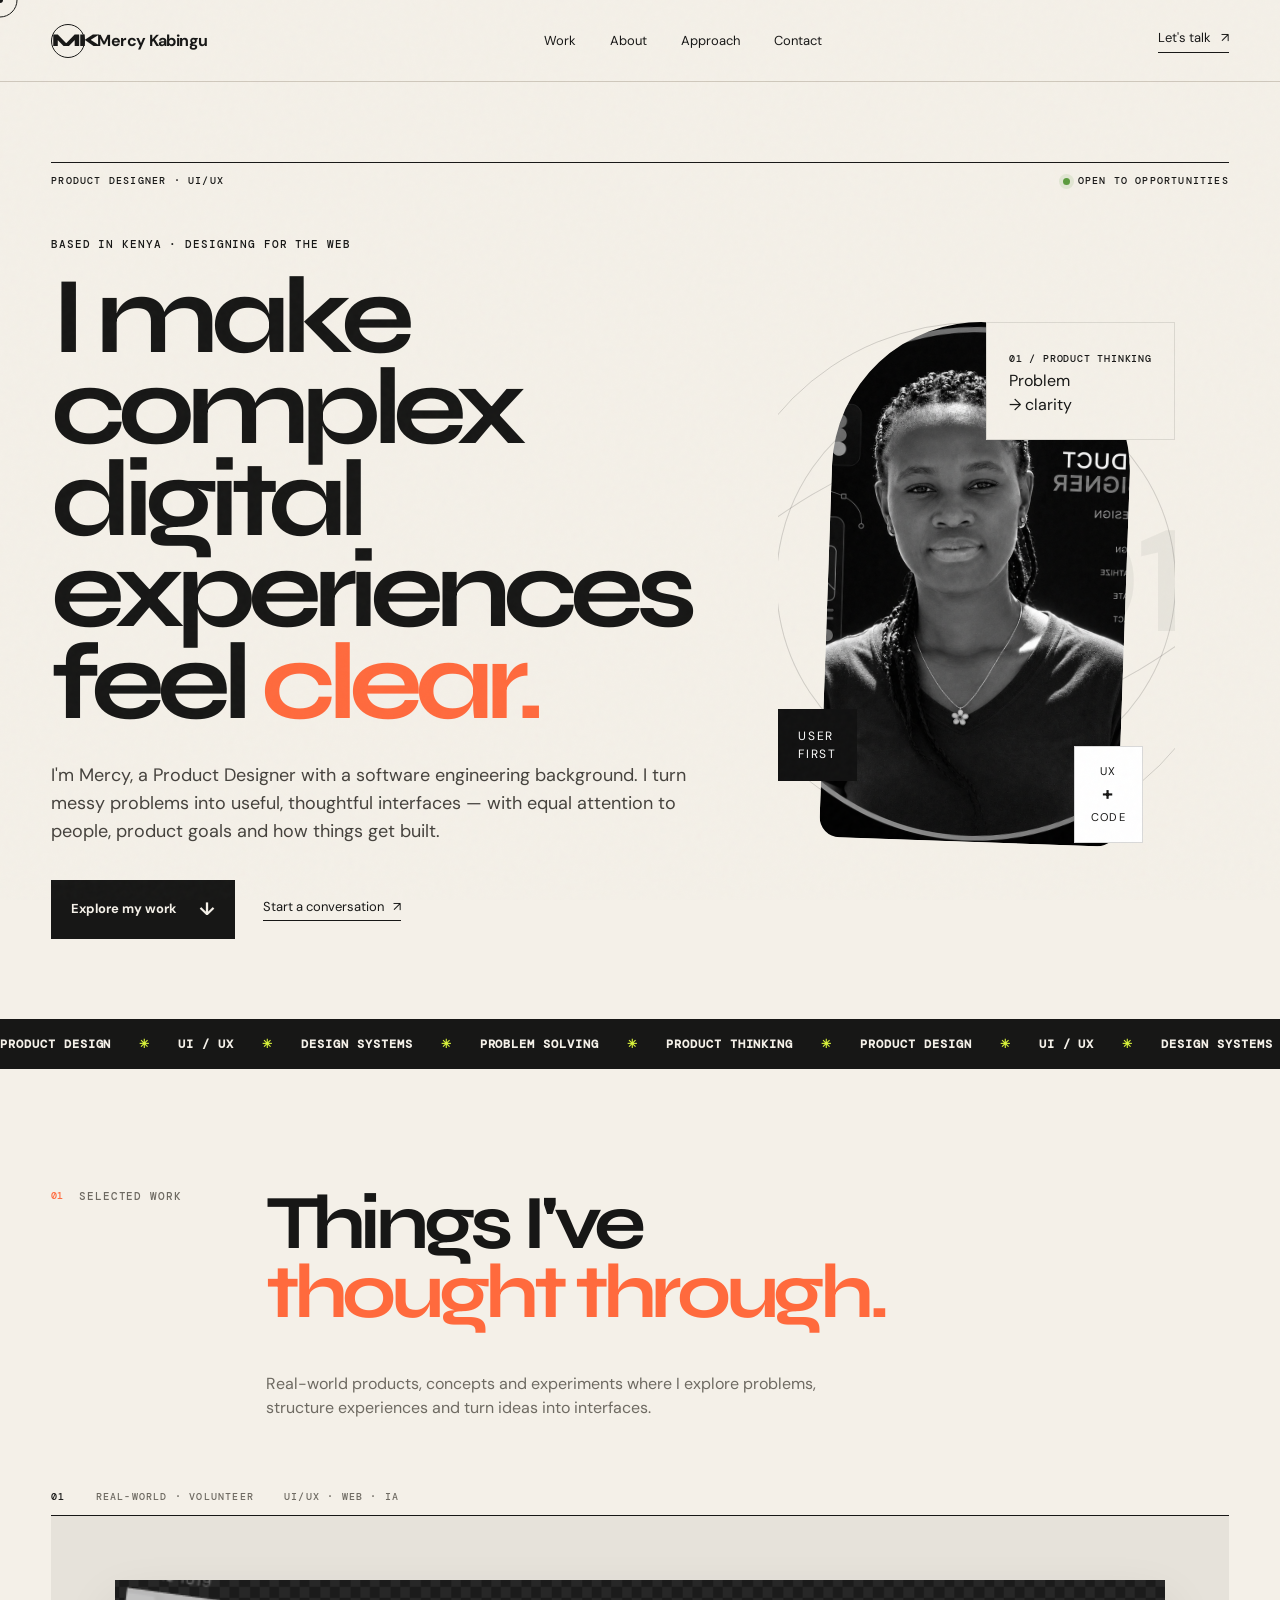
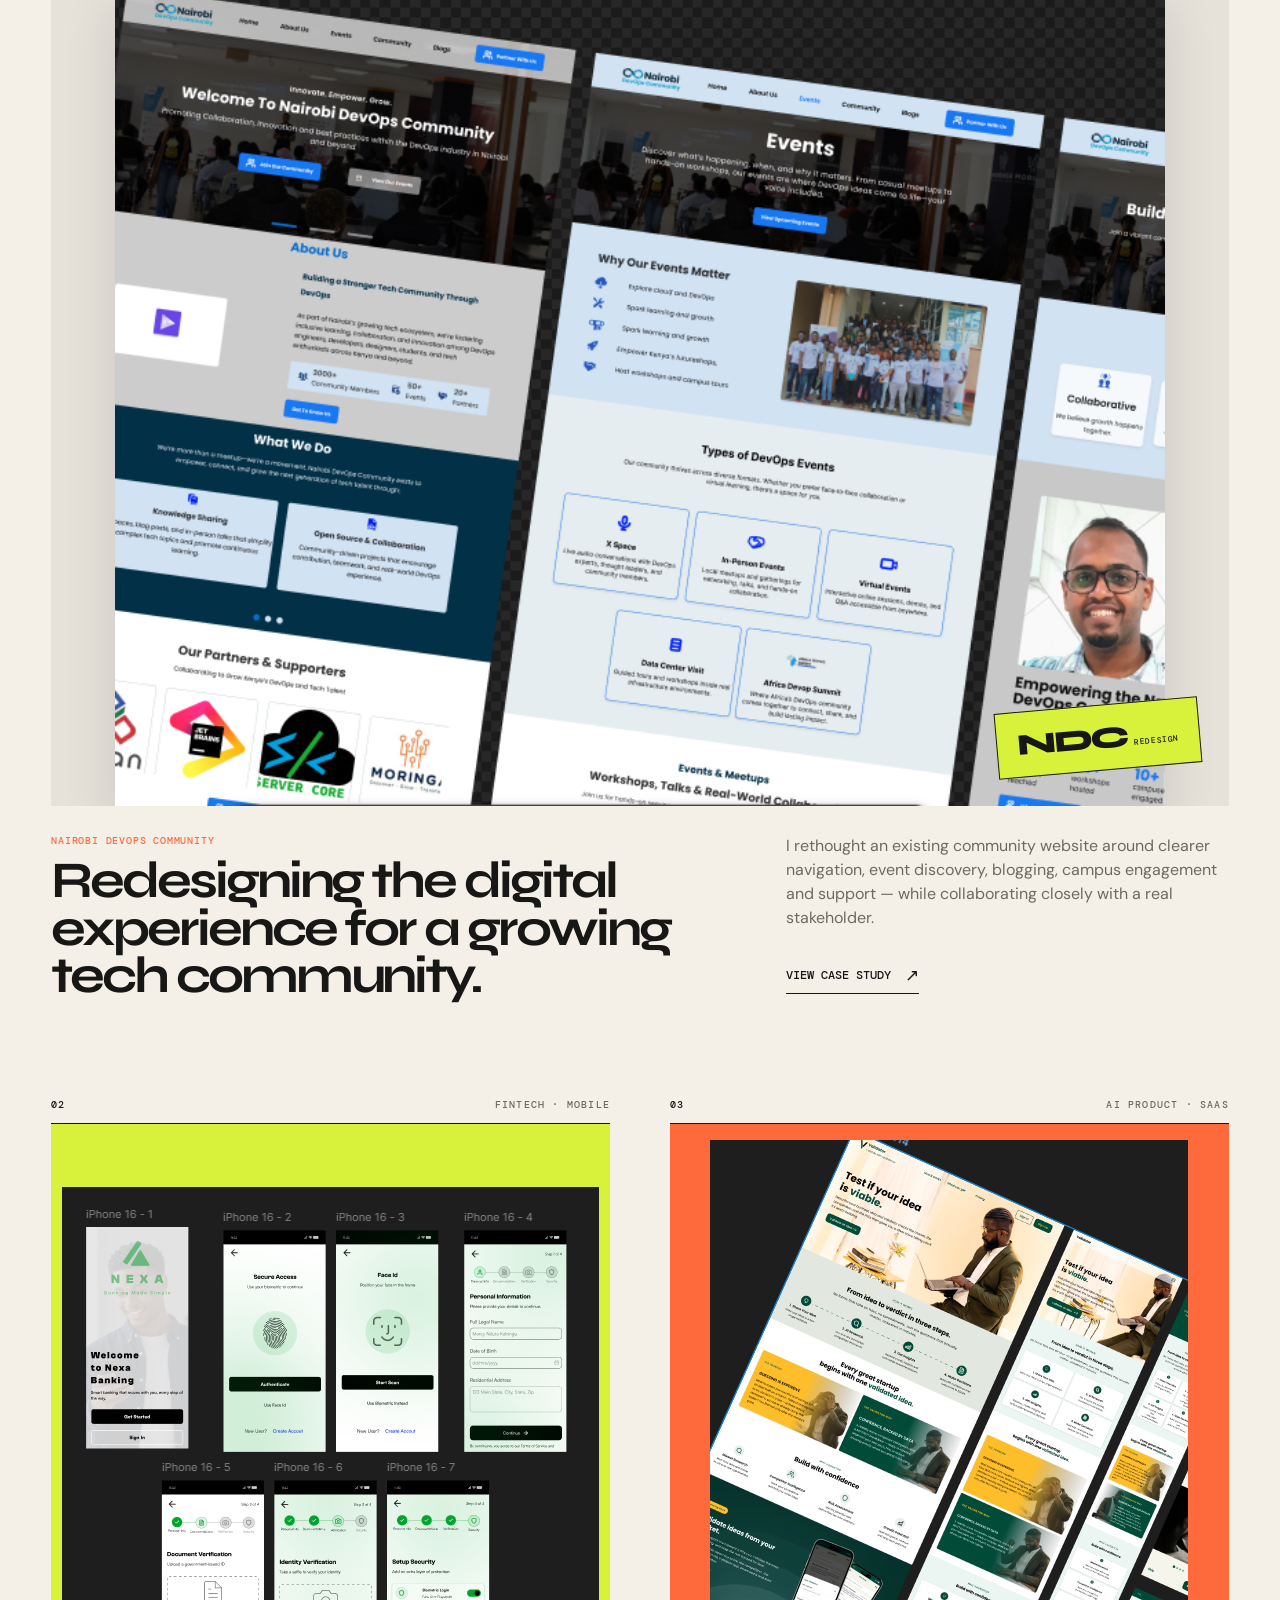
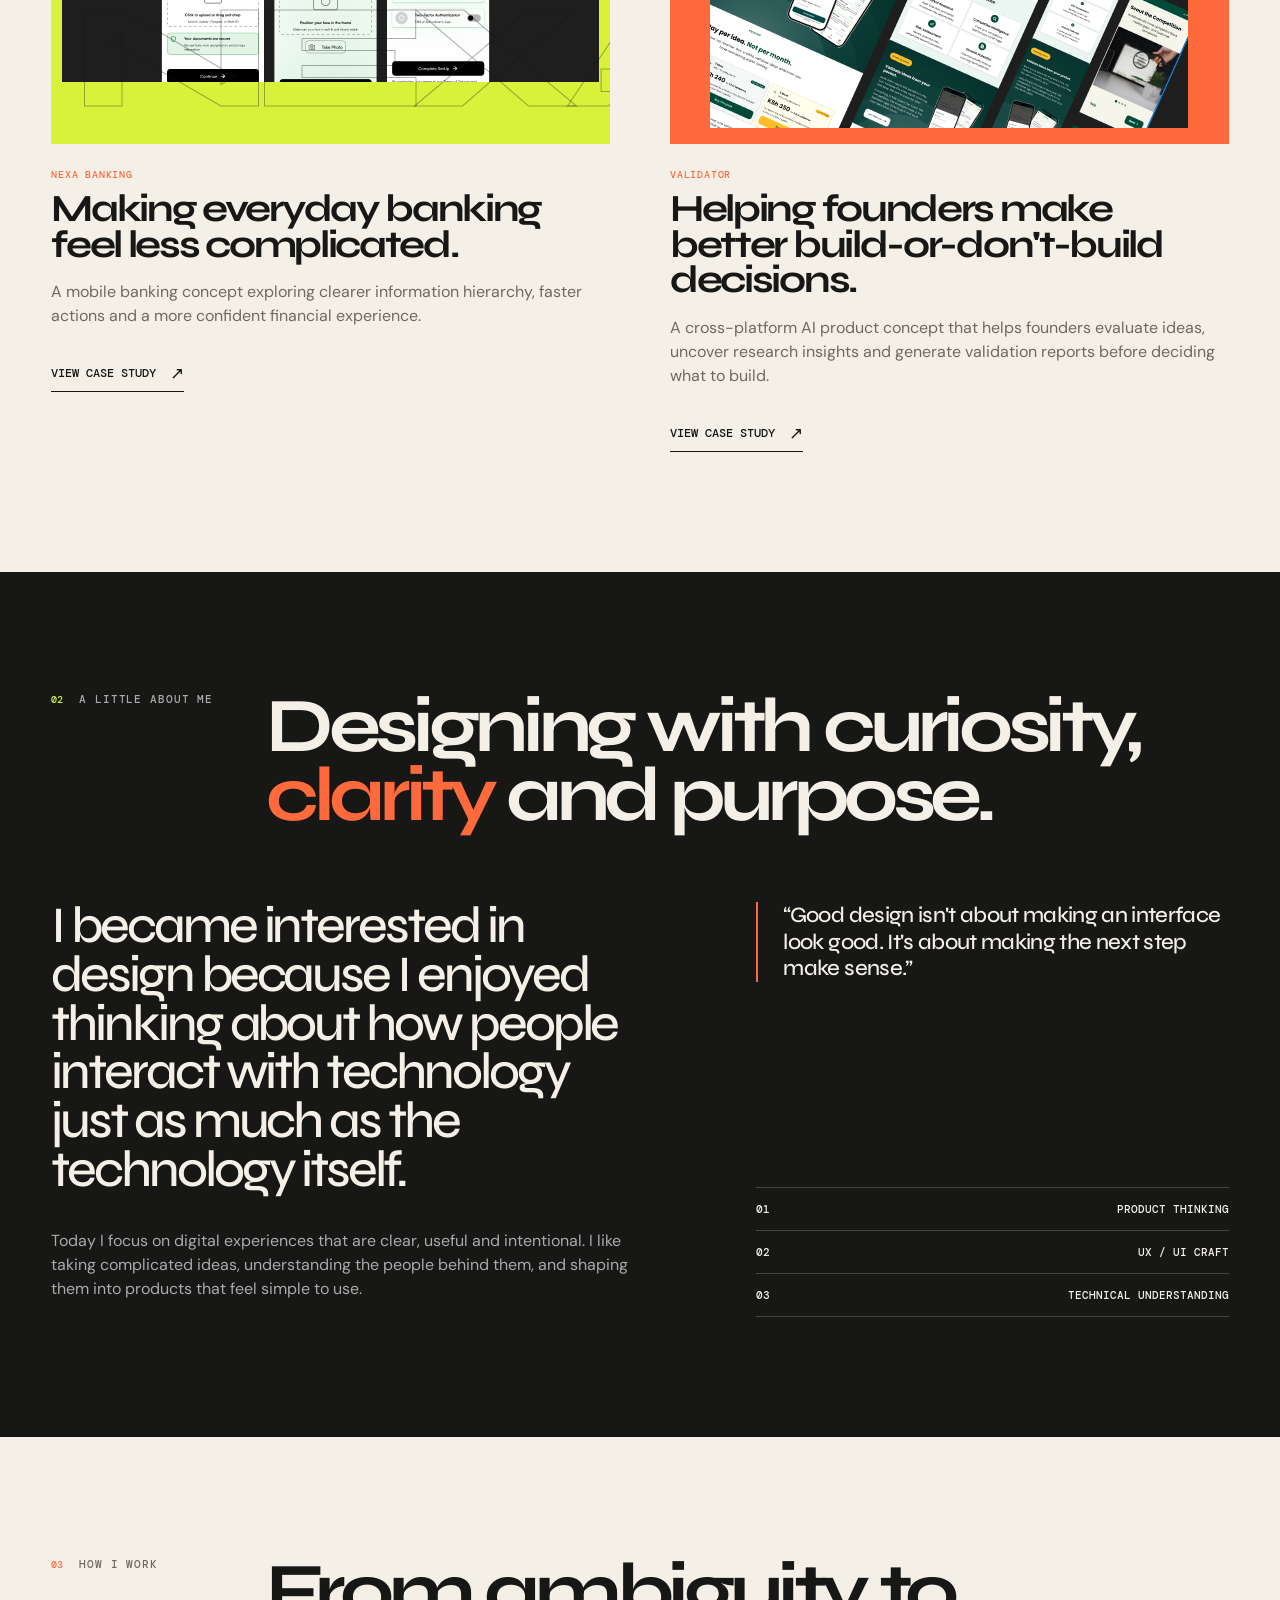
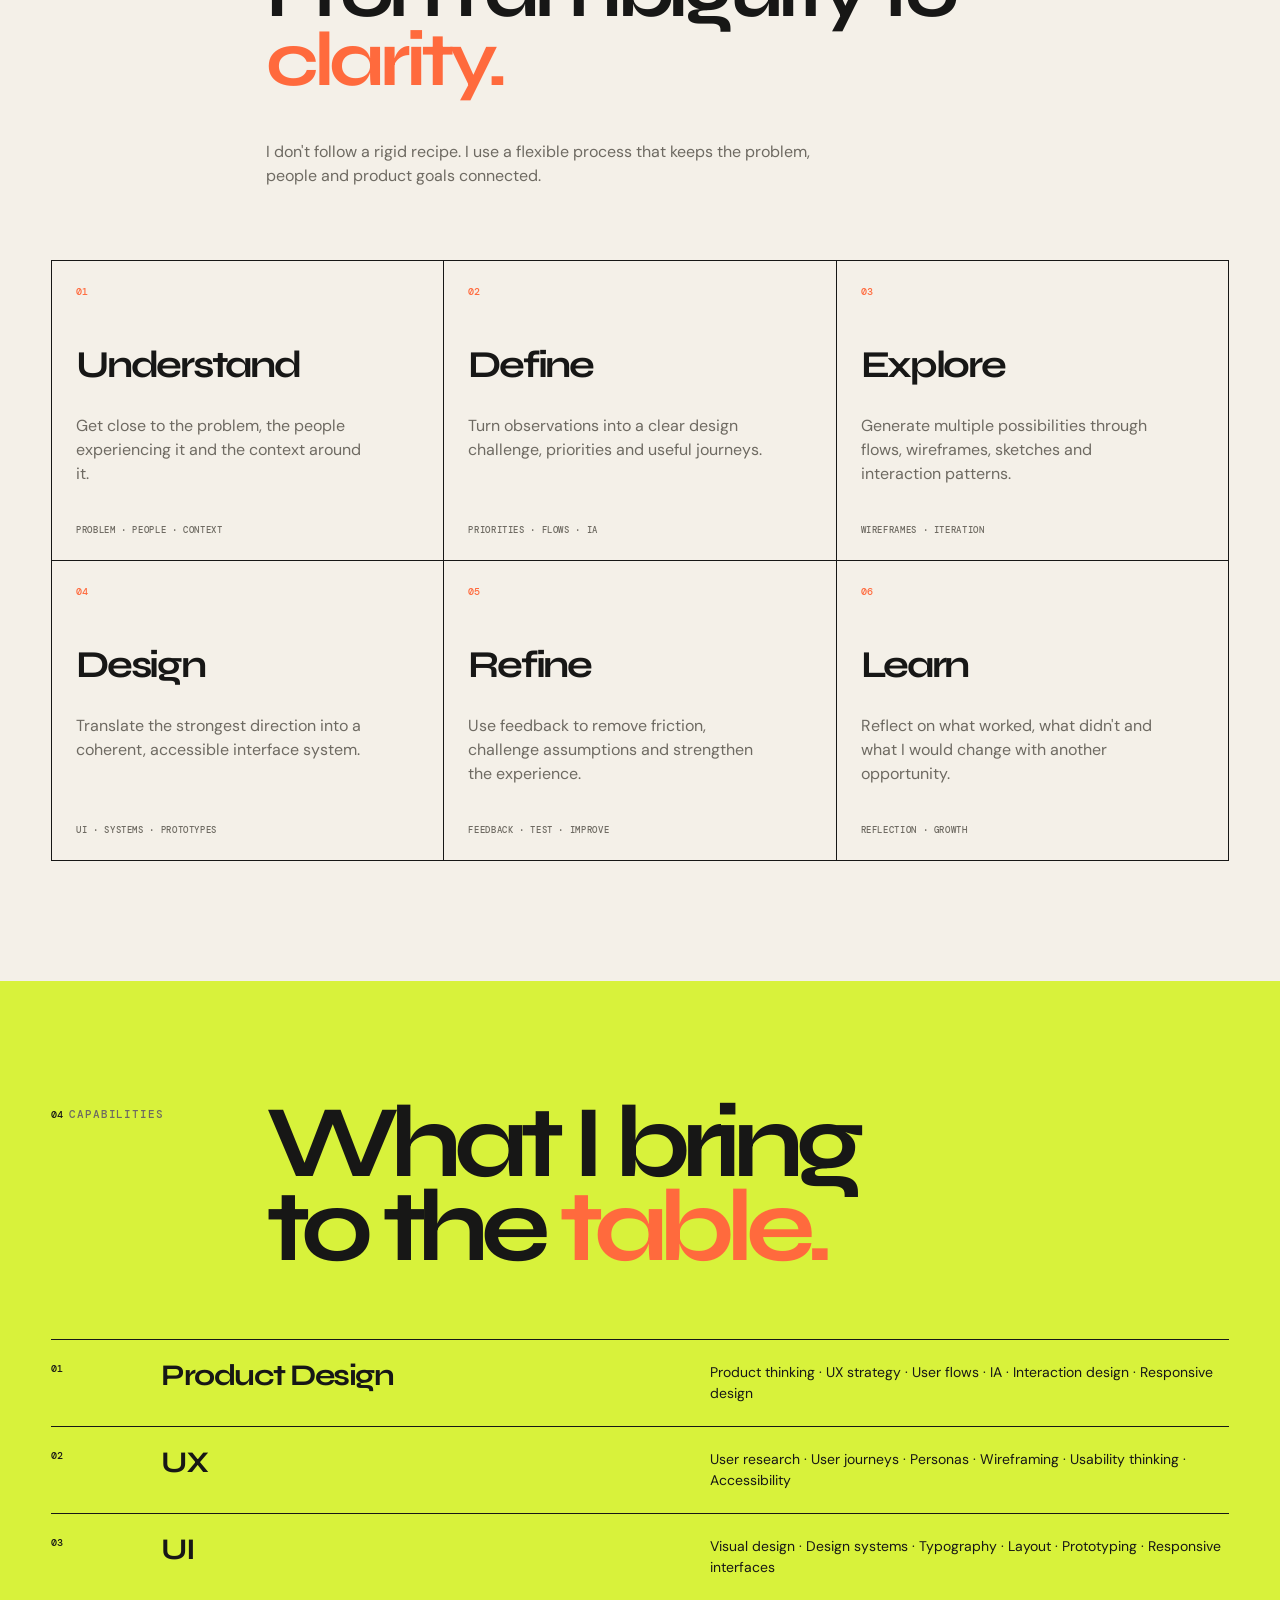
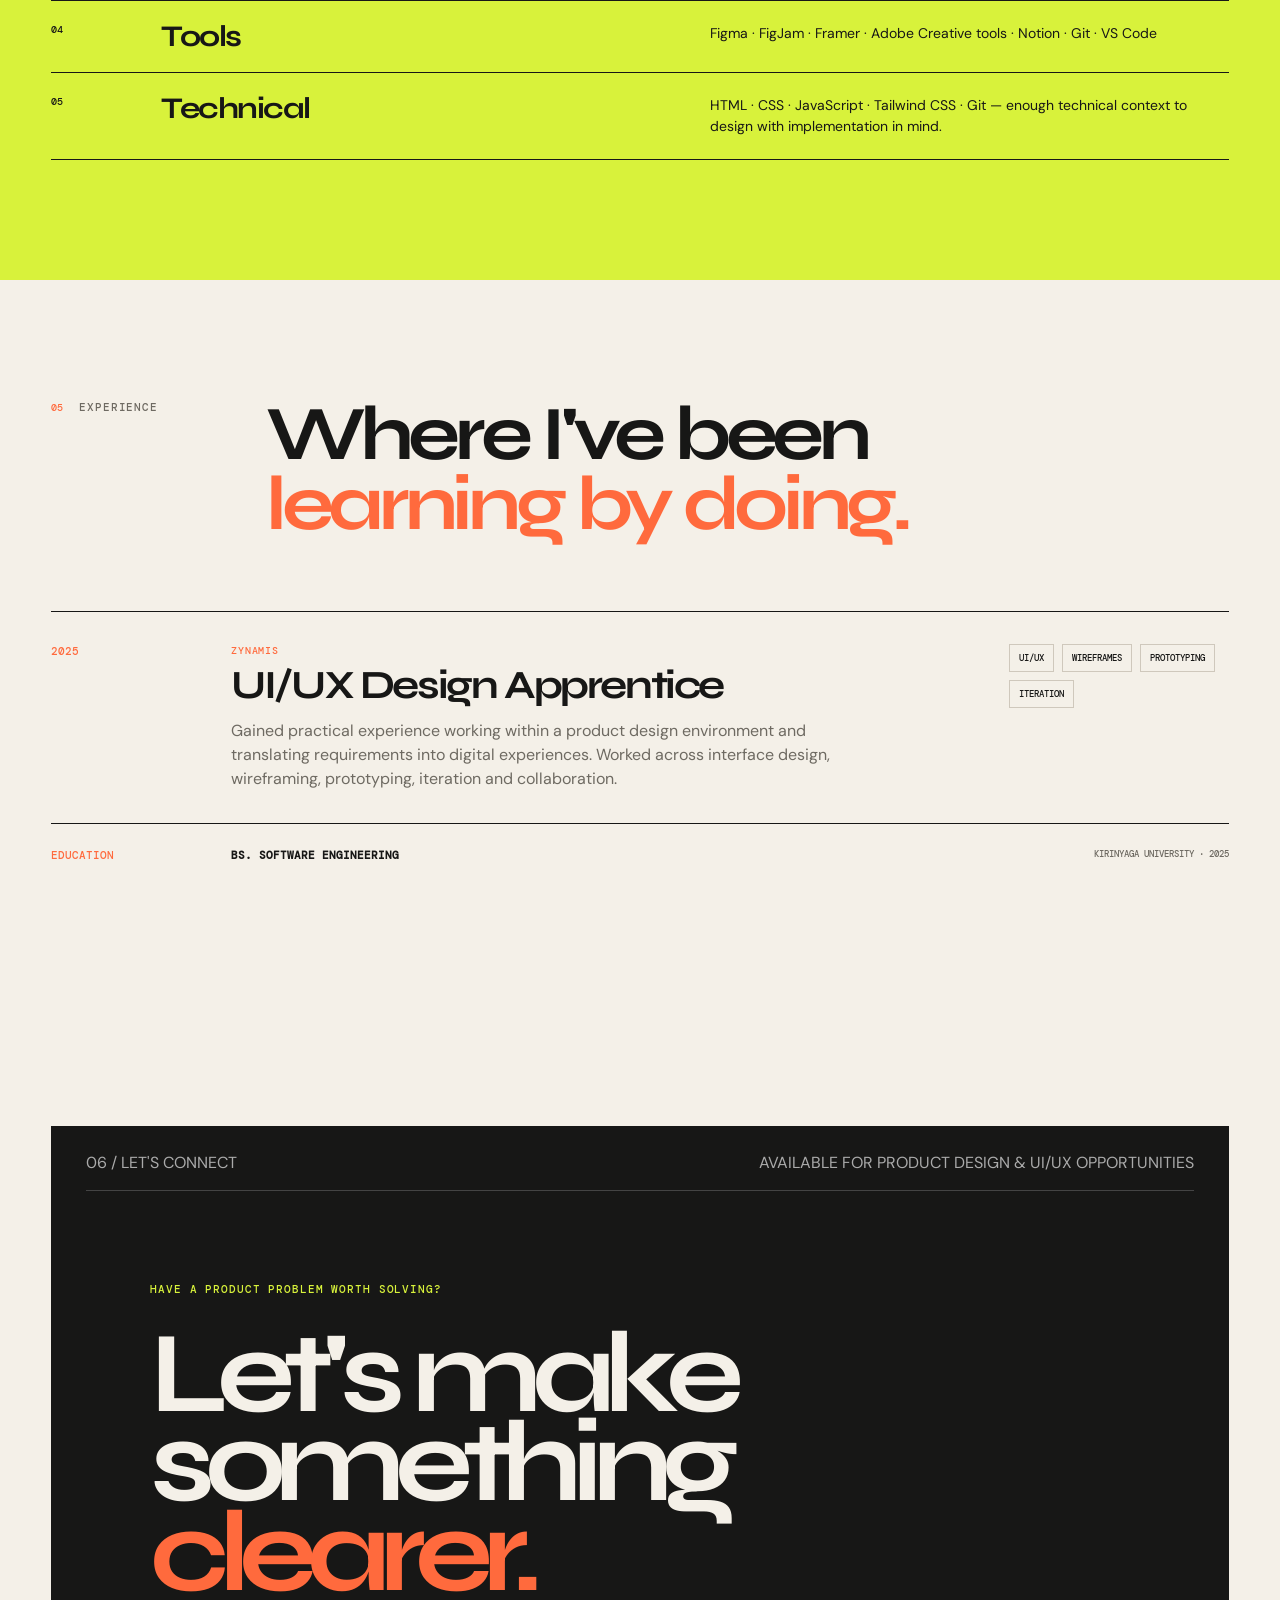
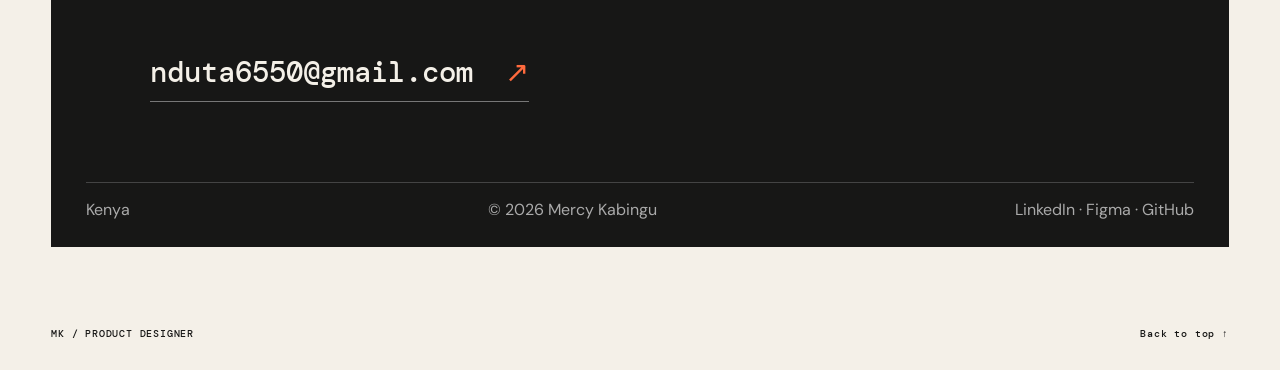
<file: index.html>
<!doctype html>
<html lang="en">
<head>
  <meta charset="utf-8">
  <meta name="viewport" content="width=device-width, initial-scale=1">

  <meta
    name="description"
    content="Rose Kabingu — Product Designer and UI/UX Designer crafting clear, thoughtful digital experiences."
  >

  <title>Mercy Kabingu — Product Designer</title>

  <!-- Google Fonts -->
  <link rel="preconnect" href="https://fonts.googleapis.com">
  <link rel="preconnect" href="https://fonts.gstatic.com" crossorigin>

  <link
    href="https://fonts.googleapis.com/css2?family=DM+Mono:wght@400;500&family=DM+Sans:wght@400;500;600;700&family=Syne:wght@400;500;600;700;800&display=swap"
    rel="stylesheet"
  >

  <link rel="stylesheet" href="style.css">
</head>

<body>

  <!-- Custom cursor -->
  <div class="cursor-dot" aria-hidden="true"></div>
  <div class="cursor-ring" aria-hidden="true"></div>


  <!-- ================= HEADER ================= -->

  <header class="site-header">

    <a class="brand" href="#top" aria-label="Mercy Kabingu home">

      <span class="brand-mark">MK</span>

      <span class="brand-name">
        Mercy Kabingu
      </span>

    </a>


    <nav class="nav" aria-label="Primary navigation">

      <a href="#work">Work</a>
      <a href="#about">About</a>
      <a href="#approach">Approach</a>
      <a href="#contact">Contact</a>

    </nav>


    <a class="header-cta magnetic" href="#contact">
      Let's talk
      <span>↗</span>
    </a>

  </header>


  <main id="top">


    <!-- ================= HERO ================= -->

    <section class="hero section-pad">

      <div class="hero-topline">

        <span>
          PRODUCT DESIGNER · UI/UX
        </span>

        <span class="availability">
          <i></i>
          Open to opportunities
        </span>

      </div>


      <div class="hero-grid">


        <div class="hero-copy">

          <p class="kicker">
            Based in Kenya · Designing for the web
          </p>


          <h1>
            I make complex digital experiences feel
            <em>clear.</em>
          </h1>


          <p class="hero-intro">
            I'm Mercy, a Product Designer with a software engineering
            background. I turn messy problems into useful, thoughtful
            interfaces — with equal attention to people, product goals
            and how things get built.
          </p>


          <div class="hero-actions">

            <a
              class="button button-dark magnetic"
              href="#work"
            >
              Explore my work
              <span>↓</span>
            </a>


            <a
              class="text-link"
              href="#contact"
            >
              Start a conversation
              <span>↗</span>
            </a>

          </div>

        </div>

<!-- Hero image -->

<div
  class="hero-art"
  aria-label="Portrait of Mercy"
>

  <!-- Decorative Orbits -->

  <div class="orbit orbit-a"></div>
  <div class="orbit orbit-b"></div>
  <div class="orbit orbit-c"></div>


  <!-- Profile Image -->

  <div class="hero-image-wrap">

    <img
      src="images/dev.jpg"
      alt="Mercy - Product Designer"
      class="hero-image"
    >

  </div>


  <!-- Product Thinking Card -->

  <div class="art-card art-main">

    <span class="mono">
      01 / PRODUCT THINKING
    </span>

    <div class="art-title">
      Problem
      <br>
      <span>→</span>
      clarity
    </div>

    <div class="art-lines">
      <i></i>
      <i></i>
      <i></i>
    </div>

  </div>


  <!-- Floating Cards -->

  <div class="art-card art-note">

    USER
    <br>
    FIRST

  </div>


  <div class="art-card art-mini">

    UX
    <br>

    <strong>+</strong>

    <br>

    CODE

  </div>


  <!-- Section Number -->

  <div class="hero-number">
    01
  </div>

</div>

      </div>

    </section>



    <!-- ================= TICKER ================= -->

    <div class="ticker" aria-hidden="true">

      <div class="ticker-track">

        <span>PRODUCT DESIGN</span>
        <b>✳</b>

        <span>UI / UX</span>
        <b>✳</b>

        <span>DESIGN SYSTEMS</span>
        <b>✳</b>

        <span>PROBLEM SOLVING</span>
        <b>✳</b>

        <span>PRODUCT THINKING</span>
        <b>✳</b>


        <span>PRODUCT DESIGN</span>
        <b>✳</b>

        <span>UI / UX</span>
        <b>✳</b>

        <span>DESIGN SYSTEMS</span>
        <b>✳</b>

        <span>PROBLEM SOLVING</span>
        <b>✳</b>

        <span>PRODUCT THINKING</span>
        <b>✳</b>

      </div>

    </div>



    <!-- ================= WORK ================= -->

    <section id="work" class="work section-pad">


      <div class="section-heading reveal">

        <div>

          <span class="section-index">
            01
          </span>

          <span class="eyebrow">
            SELECTED WORK
          </span>

        </div>


        <h2>
          Things I've
          <em>thought through.</em>
        </h2>


        <p>
          Real-world products, concepts and experiments where I
          explore problems, structure experiences and turn ideas
          into interfaces.
        </p>

      </div>



      <!-- ================= NAIROBI DEVOPS ================= -->

      <article class="project project-featured reveal">

        <div class="project-meta">

          <span>01</span>

          <span>
            REAL-WORLD · VOLUNTEER
          </span>

          <span>
            UI/UX · WEB · IA
          </span>

        </div>


        <div class="project-visual ndc-visual">

          <img
            src="/images/ndc.PNG"
            alt="Nairobi DevOps Community redesigned landing page"
          >


          <div class="project-stamp">

            NDC

            <small>
              REDESIGN
            </small>

          </div>

        </div>


        <div class="project-info">

          <div>

            <p class="project-label">
              Nairobi DevOps Community
            </p>

            <h3>
              Redesigning the digital experience
              for a growing tech community.
            </h3>

          </div>


          <div class="project-detail">

            <p>
              I rethought an existing community website around
              clearer navigation, event discovery, blogging,
              campus engagement and support — while collaborating
              closely with a real stakeholder.
            </p>


            <a
              class="arrow-link"
              href="case-studies/nairobi-devops-case-study.html"
              aria-label="Discuss Nairobi DevOps case study"
            >
              View case study
              <span>↗</span>
            </a>

          </div>

        </div>

      </article>



      <!-- ================= OTHER PROJECTS ================= -->

      <div class="project-grid">


        <!-- NEXA -->

        <article class="project project-half reveal">

          <div class="project-meta">

            <span>02</span>

            <span>
              FINTECH · MOBILE
            </span>

          </div>


          <!-- NEXA -->

<article class="project project-half reveal">

  <div class="project-visual nexa-visual">

    <img
      src="images/nexa1.PNG"
      alt="Nexa mobile banking app interface"
      class="project-image"
    >

    <span class="visual-word">
      NEXA
    </span>

  </div>


  <div class="project-info compact">

    <div>

      <p class="project-label">
        Nexa Banking
      </p>

      <h3>
        Making everyday banking feel
        less complicated.
      </h3>

    </div>


    <p>
      A mobile banking concept exploring clearer
      information hierarchy, faster actions and a
      more confident financial experience.
    </p>
    <a
              class="arrow-link"
              href="#contact"
              aria-label="Discuss Nairobi DevOps case study"
            >
              View case study
              <span>↗</span>
            </a>

  </div>

</article>
               
        </article>



        <!-- VALIDATOR -->

        <article class="project project-half reveal">

          <div class="project-meta">

            <span>03</span>

            <span>
              AI PRODUCT · SAAS
            </span>

          </div>


          <div class="project-visual validator-visual">

              <img
      src="images/validator.PNG"
      alt="Nexa mobile banking app interface"
      class="project-image"
    >

          </div>


          <div class="project-info compact">

            <div>

              <p class="project-label">
                Validator
              </p>

              <h3>
                Helping founders make better
                build-or-don't-build decisions.
              </h3>

            </div>


            <p>
  A cross-platform AI product concept that helps
  founders evaluate ideas, uncover research insights
  and generate validation reports before deciding
  what to build.
</p>

  <a
              class="arrow-link"
              href="case-studies/validator-case-study.html"
              aria-label="Discuss Nairobi DevOps case study"
            >
              View case study
              <span>↗</span>
            </a>

          </div>

        </article>

<!-- Add other projects here -->

    </section>



    <!-- ================= ABOUT ================= -->

    <section id="about" class="about section-pad">


      <div class="section-heading reveal">

        <div>

          <span class="section-index">
            02
          </span>

          <span class="eyebrow">
            A LITTLE ABOUT ME
          </span>

        </div>


        <h2>
          Designing with curiosity,
          <em>clarity</em>
          and purpose.
        </h2>

      </div>



      <div class="about-grid">


        <div class="about-statement reveal">

          <p class="big-copy">
            I became interested in design because I enjoyed
            thinking about how people interact with technology
            just as much as the technology itself.
          </p>


          <p>
            Today I focus on digital experiences that are clear,
            useful and intentional. I like taking complicated
            ideas, understanding the people behind them, and
            shaping them into products that feel simple to use.
          </p>

        </div>



        <div class="about-side reveal">

          <div class="pull-quote">
            “Good design isn't about making an interface look good.
            It's about making the next step make sense.”
          </div>


          <div class="about-facts">

            <div>

              <span>01</span>

              <p>
                Product thinking
              </p>

            </div>


            <div>

              <span>02</span>

              <p>
                UX / UI craft
              </p>

            </div>


            <div>

              <span>03</span>

              <p>
                Technical understanding
              </p>

            </div>

          </div>

        </div>

      </div>

    </section>



    <!-- ================= APPROACH ================= -->

    <section id="approach" class="approach section-pad">


      <div class="section-heading reveal">

        <div>

          <span class="section-index">
            03
          </span>

          <span class="eyebrow">
            HOW I WORK
          </span>

        </div>


        <h2>
          From ambiguity to
          <em>clarity.</em>
        </h2>


        <p>
          I don't follow a rigid recipe. I use a flexible
          process that keeps the problem, people and product
          goals connected.
        </p>

      </div>



      <div class="process-grid">


        <article class="process-step reveal">

          <span>01</span>

          <h3>
            Understand
          </h3>

          <p>
            Get close to the problem, the people experiencing
            it and the context around it.
          </p>

          <small>
            PROBLEM · PEOPLE · CONTEXT
          </small>

        </article>



        <article class="process-step reveal">

          <span>02</span>

          <h3>
            Define
          </h3>

          <p>
            Turn observations into a clear design challenge,
            priorities and useful journeys.
          </p>

          <small>
            PRIORITIES · FLOWS · IA
          </small>

        </article>



        <article class="process-step reveal">

          <span>03</span>

          <h3>
            Explore
          </h3>

          <p>
            Generate multiple possibilities through flows,
            wireframes, sketches and interaction patterns.
          </p>

          <small>
            WIREFRAMES · ITERATION
          </small>

        </article>



        <article class="process-step reveal">

          <span>04</span>

          <h3>
            Design
          </h3>

          <p>
            Translate the strongest direction into a coherent,
            accessible interface system.
          </p>

          <small>
            UI · SYSTEMS · PROTOTYPES
          </small>

        </article>



        <article class="process-step reveal">

          <span>05</span>

          <h3>
            Refine
          </h3>

          <p>
            Use feedback to remove friction, challenge
            assumptions and strengthen the experience.
          </p>

          <small>
            FEEDBACK · TEST · IMPROVE
          </small>

        </article>



        <article class="process-step reveal">

          <span>06</span>

          <h3>
            Learn
          </h3>

          <p>
            Reflect on what worked, what didn't and what I
            would change with another opportunity.
          </p>

          <small>
            REFLECTION · GROWTH
          </small>

        </article>

      </div>

    </section>



    <!-- ================= CAPABILITIES ================= -->

    <section class="capabilities section-pad">


      <div class="capabilities-inner reveal">

        <div>

          <span class="section-index">
            04
          </span>

          <span class="eyebrow">
            CAPABILITIES
          </span>

        </div>


        <h2>
          What I bring
          <br>
          to the
          <em>table.</em>
        </h2>

      </div>



      <div class="capability-list">


        <div class="cap-row reveal">

          <span>01</span>

          <h3>
            Product Design
          </h3>

          <p>
            Product thinking · UX strategy · User flows ·
            IA · Interaction design · Responsive design
          </p>

        </div>



        <div class="cap-row reveal">

          <span>02</span>

          <h3>
            UX
          </h3>

          <p>
            User research · User journeys · Personas ·
            Wireframing · Usability thinking · Accessibility
          </p>

        </div>



        <div class="cap-row reveal">

          <span>03</span>

          <h3>
            UI
          </h3>

          <p>
            Visual design · Design systems · Typography ·
            Layout · Prototyping · Responsive interfaces
          </p>

        </div>



        <div class="cap-row reveal">

          <span>04</span>

          <h3>
            Tools
          </h3>

          <p>
            Figma · FigJam · Framer · Adobe Creative tools ·
            Notion · Git · VS Code
          </p>

        </div>



        <div class="cap-row reveal">

          <span>05</span>

          <h3>
            Technical
          </h3>

          <p>
            HTML · CSS · JavaScript · Tailwind CSS · Git —
            enough technical context to design with
            implementation in mind.
          </p>

        </div>

      </div>

    </section>



    <!-- ================= EXPERIENCE ================= -->

    <section class="experience section-pad">


      <div class="section-heading reveal">

        <div>

          <span class="section-index">
            05
          </span>

          <span class="eyebrow">
            EXPERIENCE
          </span>

        </div>


        <h2>
          Where I've been
          <em>learning by doing.</em>
        </h2>

      </div>



      <div class="experience-card reveal">

        <div class="exp-year">
          2025
        </div>


        <div>

          <p class="project-label">
            Zynamis
          </p>

          <h3>
            UI/UX Design Apprentice
          </h3>

          <p>
            Gained practical experience working within a
            product design environment and translating
            requirements into digital experiences.
            Worked across interface design, wireframing,
            prototyping, iteration and collaboration.
          </p>

        </div>


        <div class="exp-tags">

          <span>UI/UX</span>
          <span>WIREFRAMES</span>
          <span>PROTOTYPING</span>
          <span>ITERATION</span>

        </div>

      </div>



      <div class="education">

        <span>
          EDUCATION
        </span>

        <strong>
          BS. software engineering
        </strong>

        <small>
          Kirinyaga University · 2025
        </small>

      </div>

    </section>



    <!-- ================= CONTACT ================= -->

    <section id="contact" class="contact section-pad">


      <div class="contact-card reveal">


        <div class="contact-top">

          <span>
            06 / LET'S CONNECT
          </span>

          <span>
            AVAILABLE FOR PRODUCT DESIGN & UI/UX OPPORTUNITIES
          </span>

        </div>



        <div class="contact-main">

          <p class="kicker">
            Have a product problem worth solving?
          </p>


          <h2>
            Let's make something
            <br>
            <em>clearer.</em>
          </h2>


          <a
            class="contact-email"
            href="mailto:nduta6550@gmail.com"
          >
            nduta6550@gmail.com
            <span>↗</span>
          </a>

        </div>



        <div class="contact-bottom">

          <span>
            Kenya
          </span>

          <span>
            © 2026 Mercy Kabingu
          </span>

          <span>
            LinkedIn · Figma · GitHub
          </span>

        </div>

      </div>

    </section>

  </main>



  <!-- ================= FOOTER ================= -->

  <footer class="footer">

    <span>
      MK / PRODUCT DESIGNER
    </span>

    <a href="#top">
      Back to top ↑
    </a>

  </footer>



  <script src="script.js"></script>

</body>
</html>
</file>
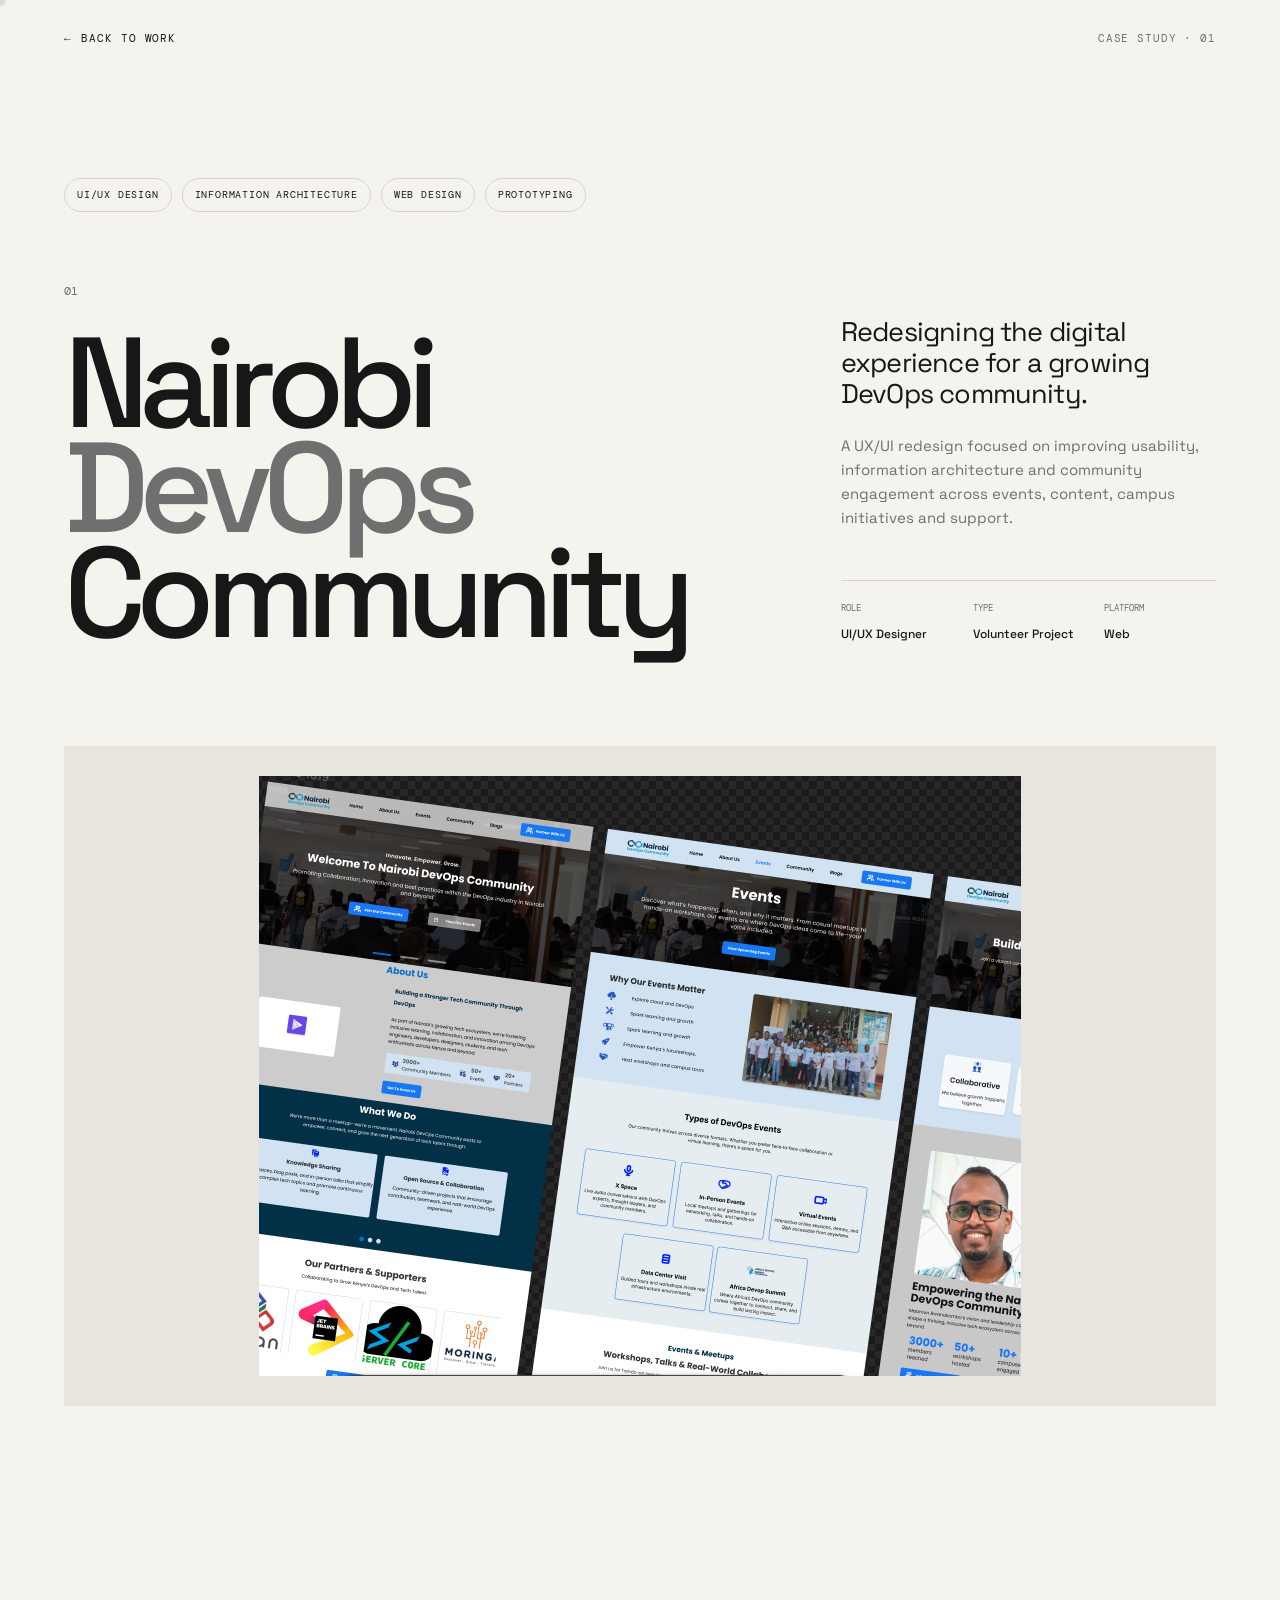
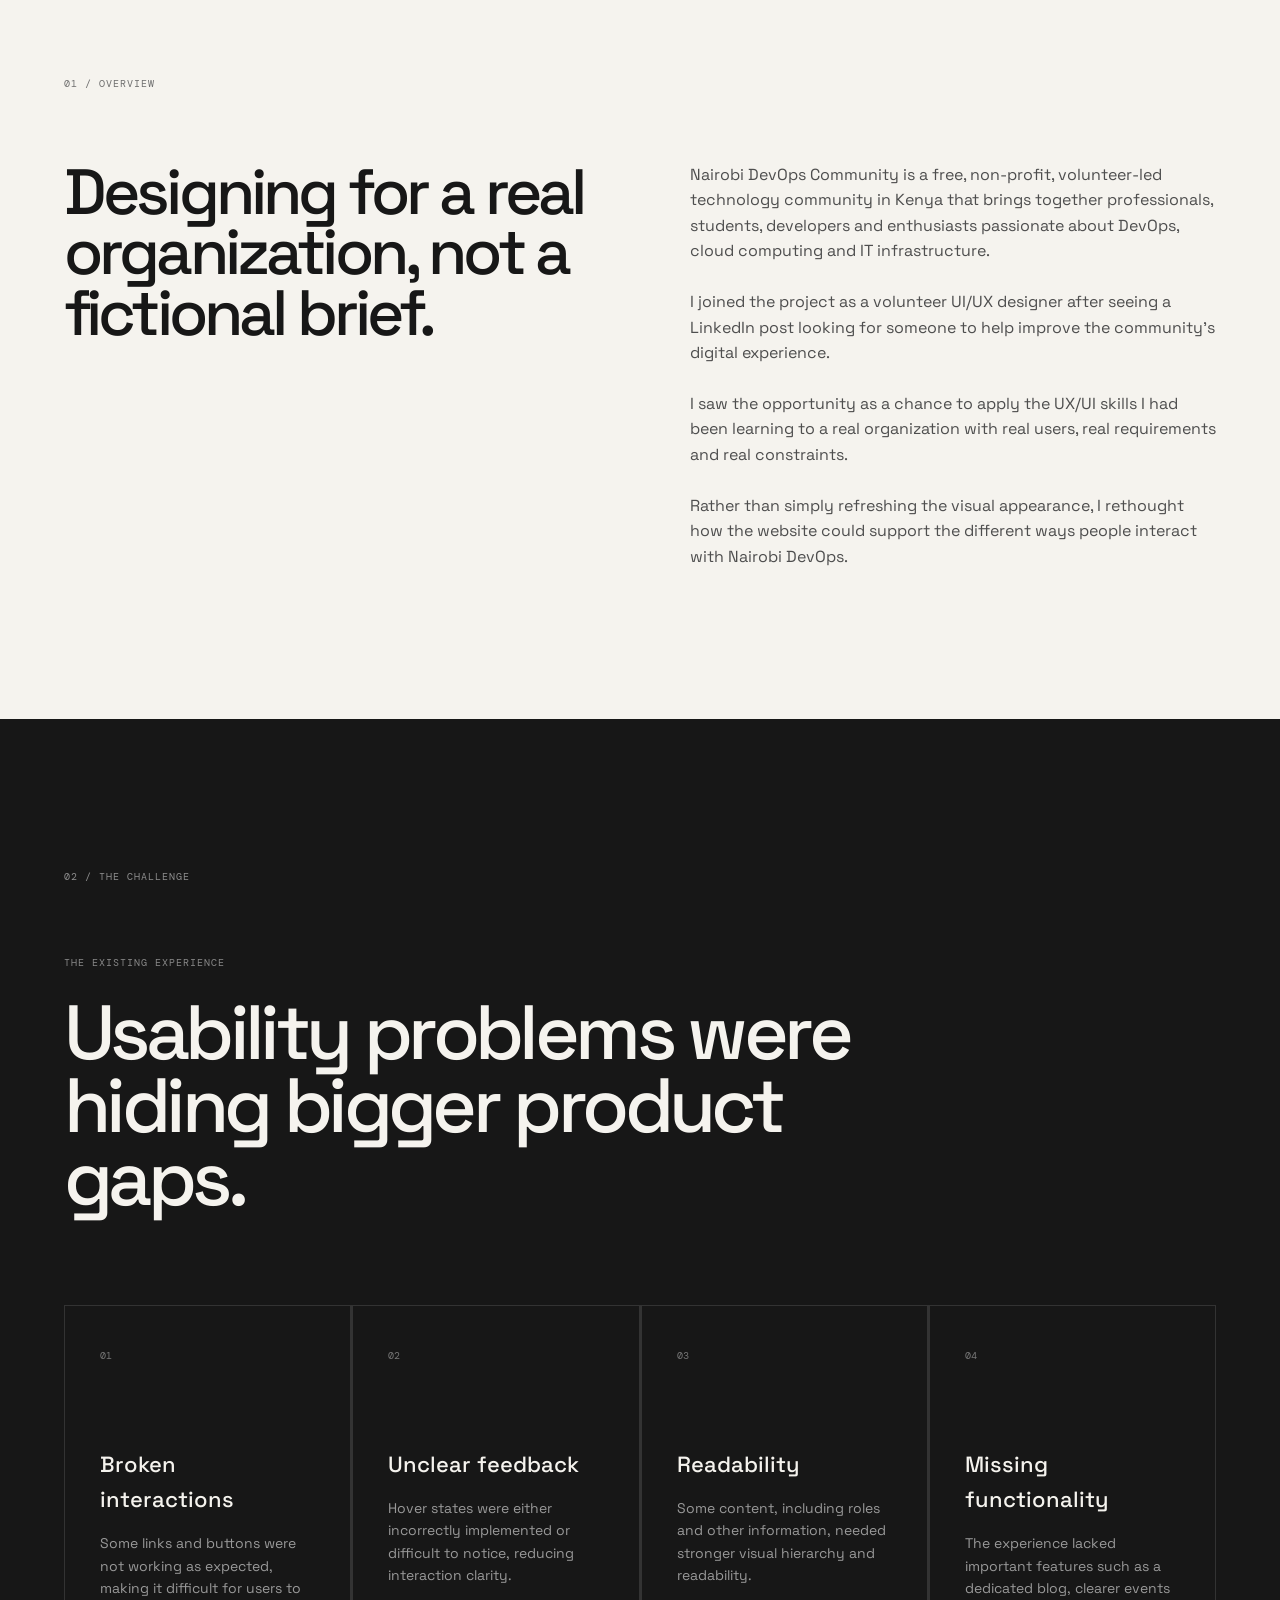
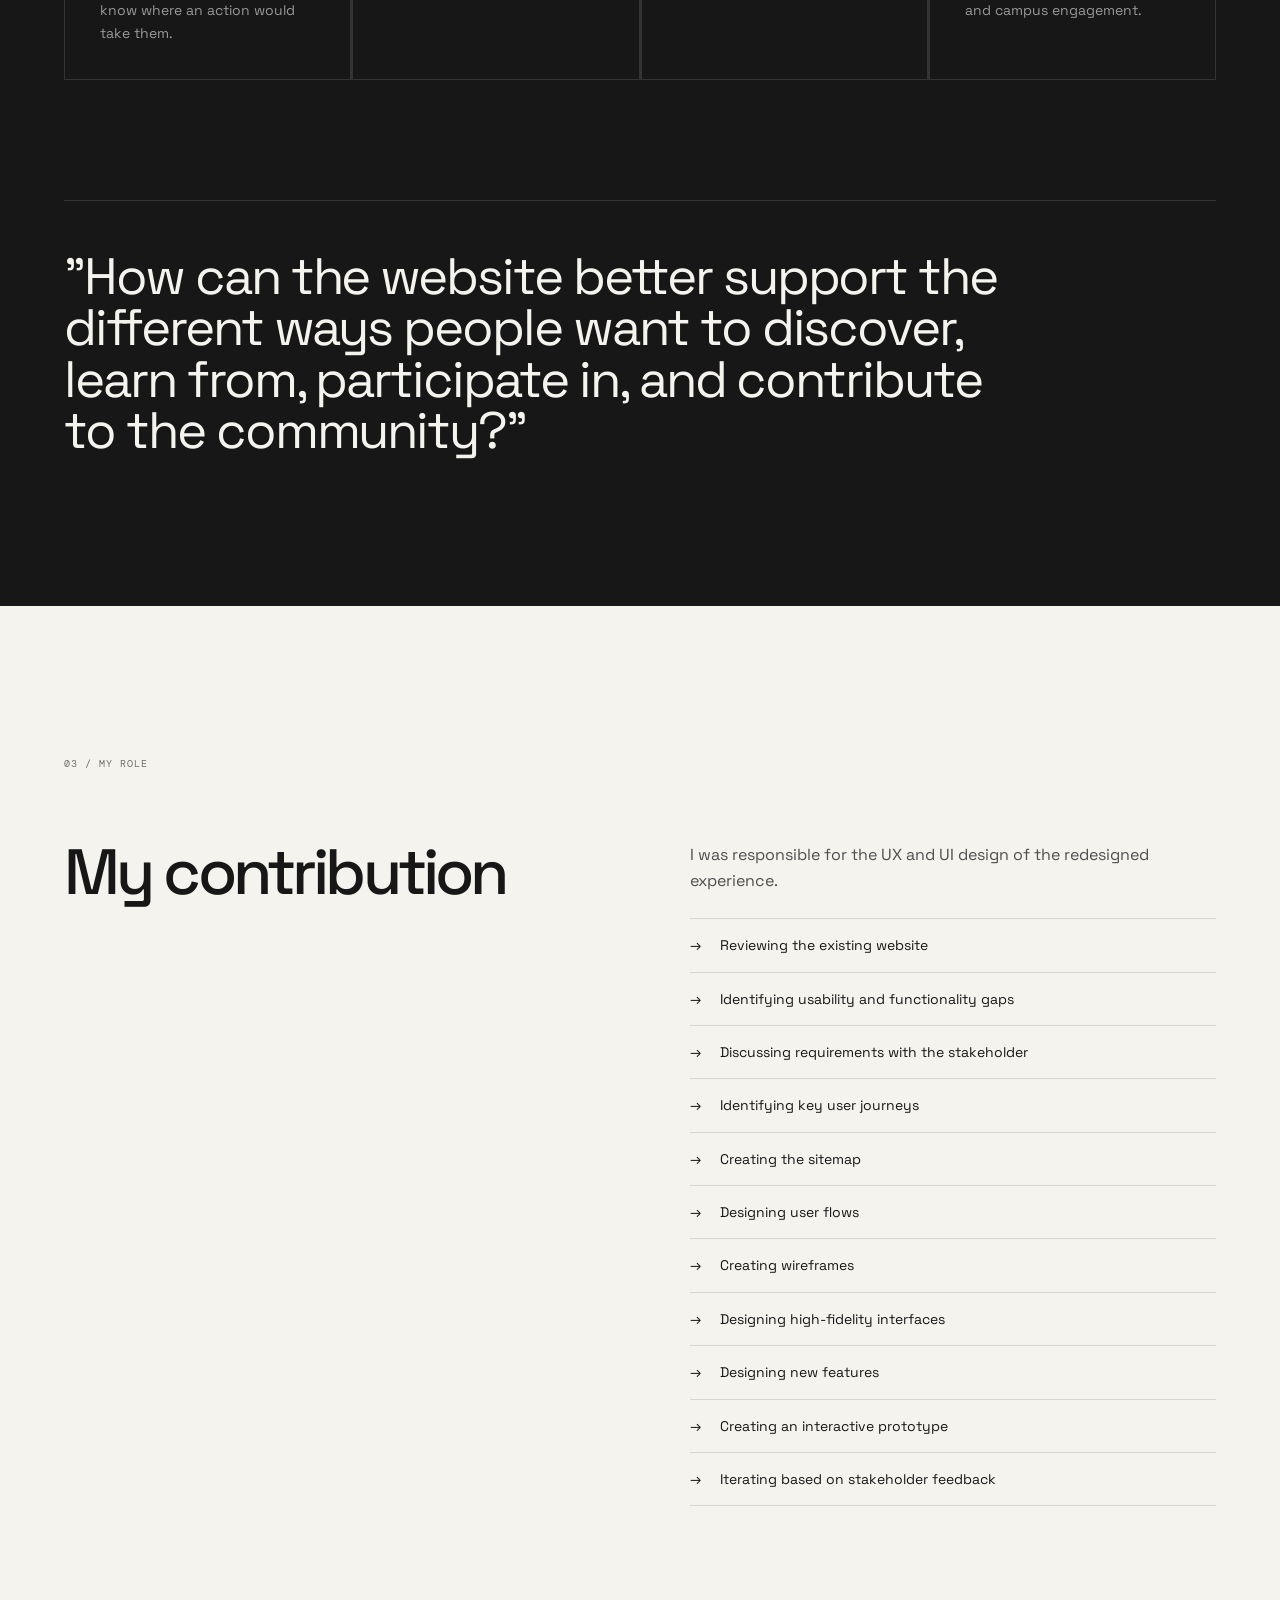
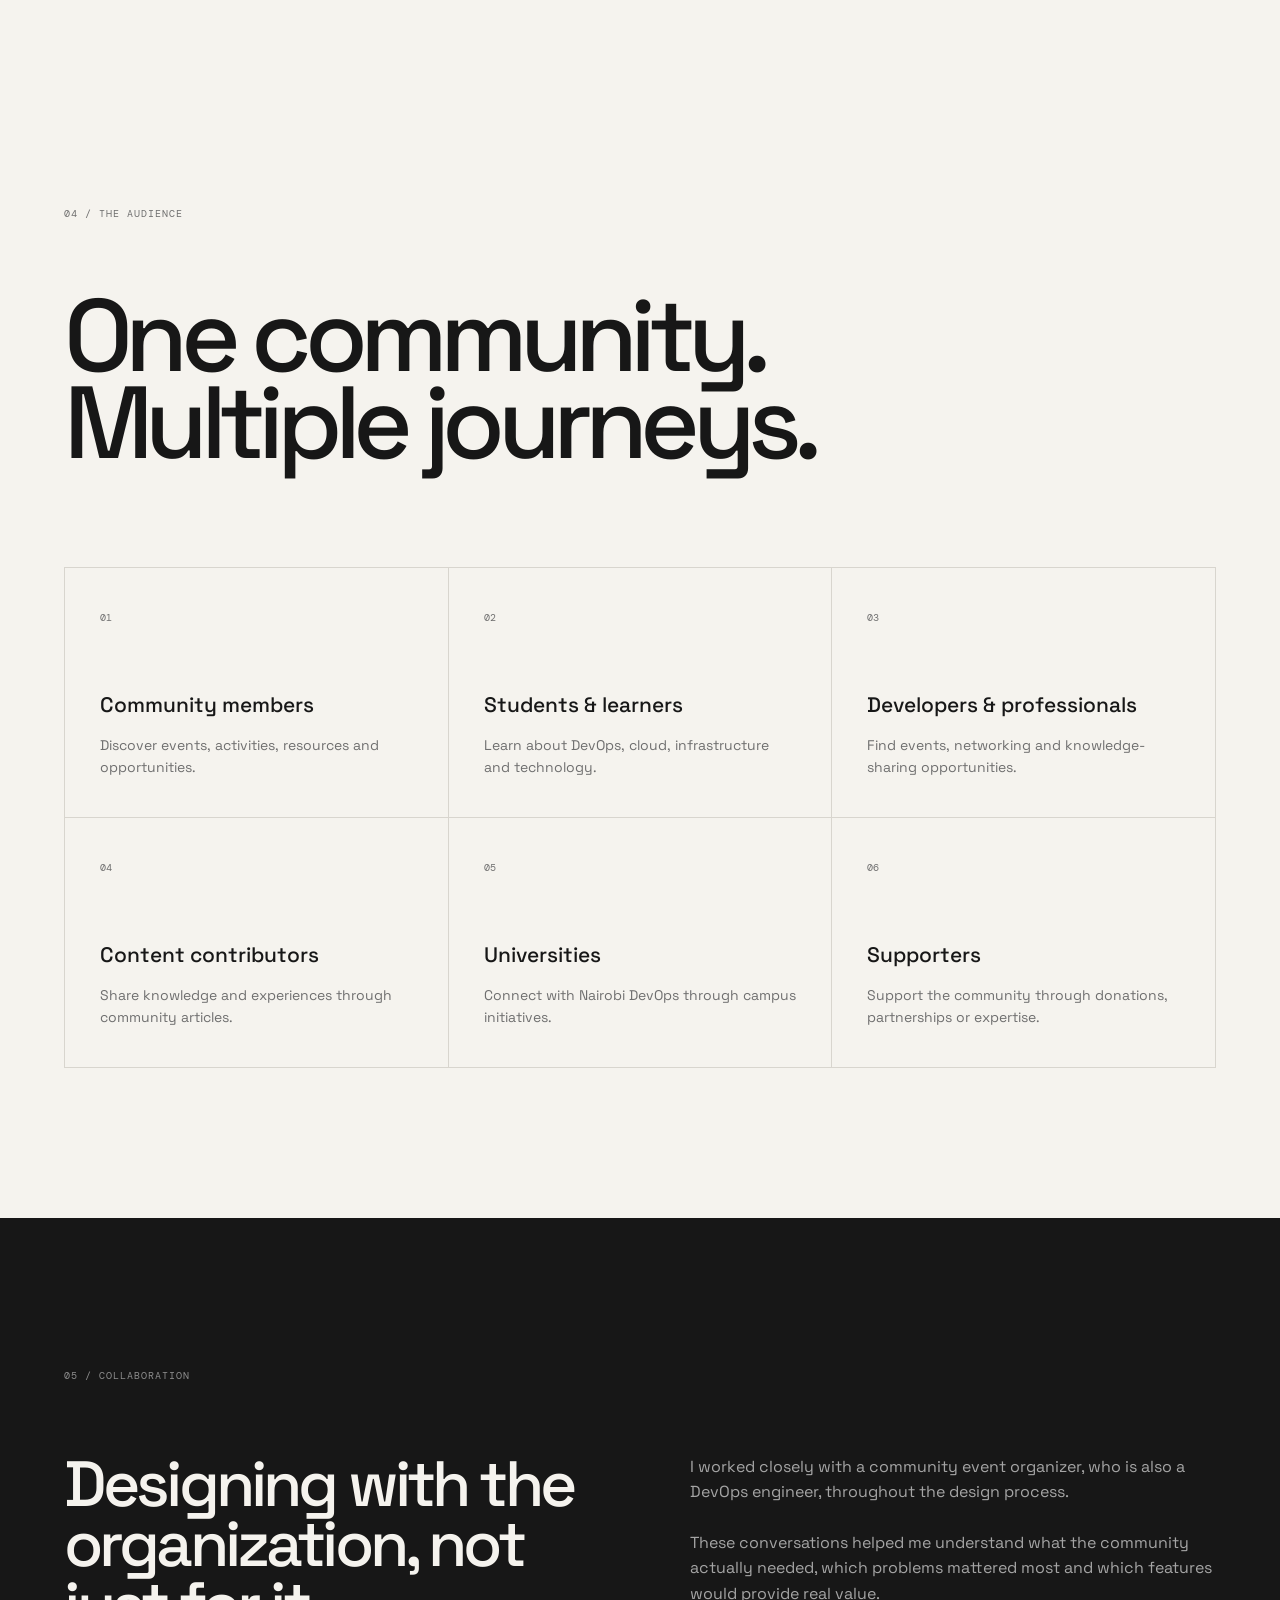
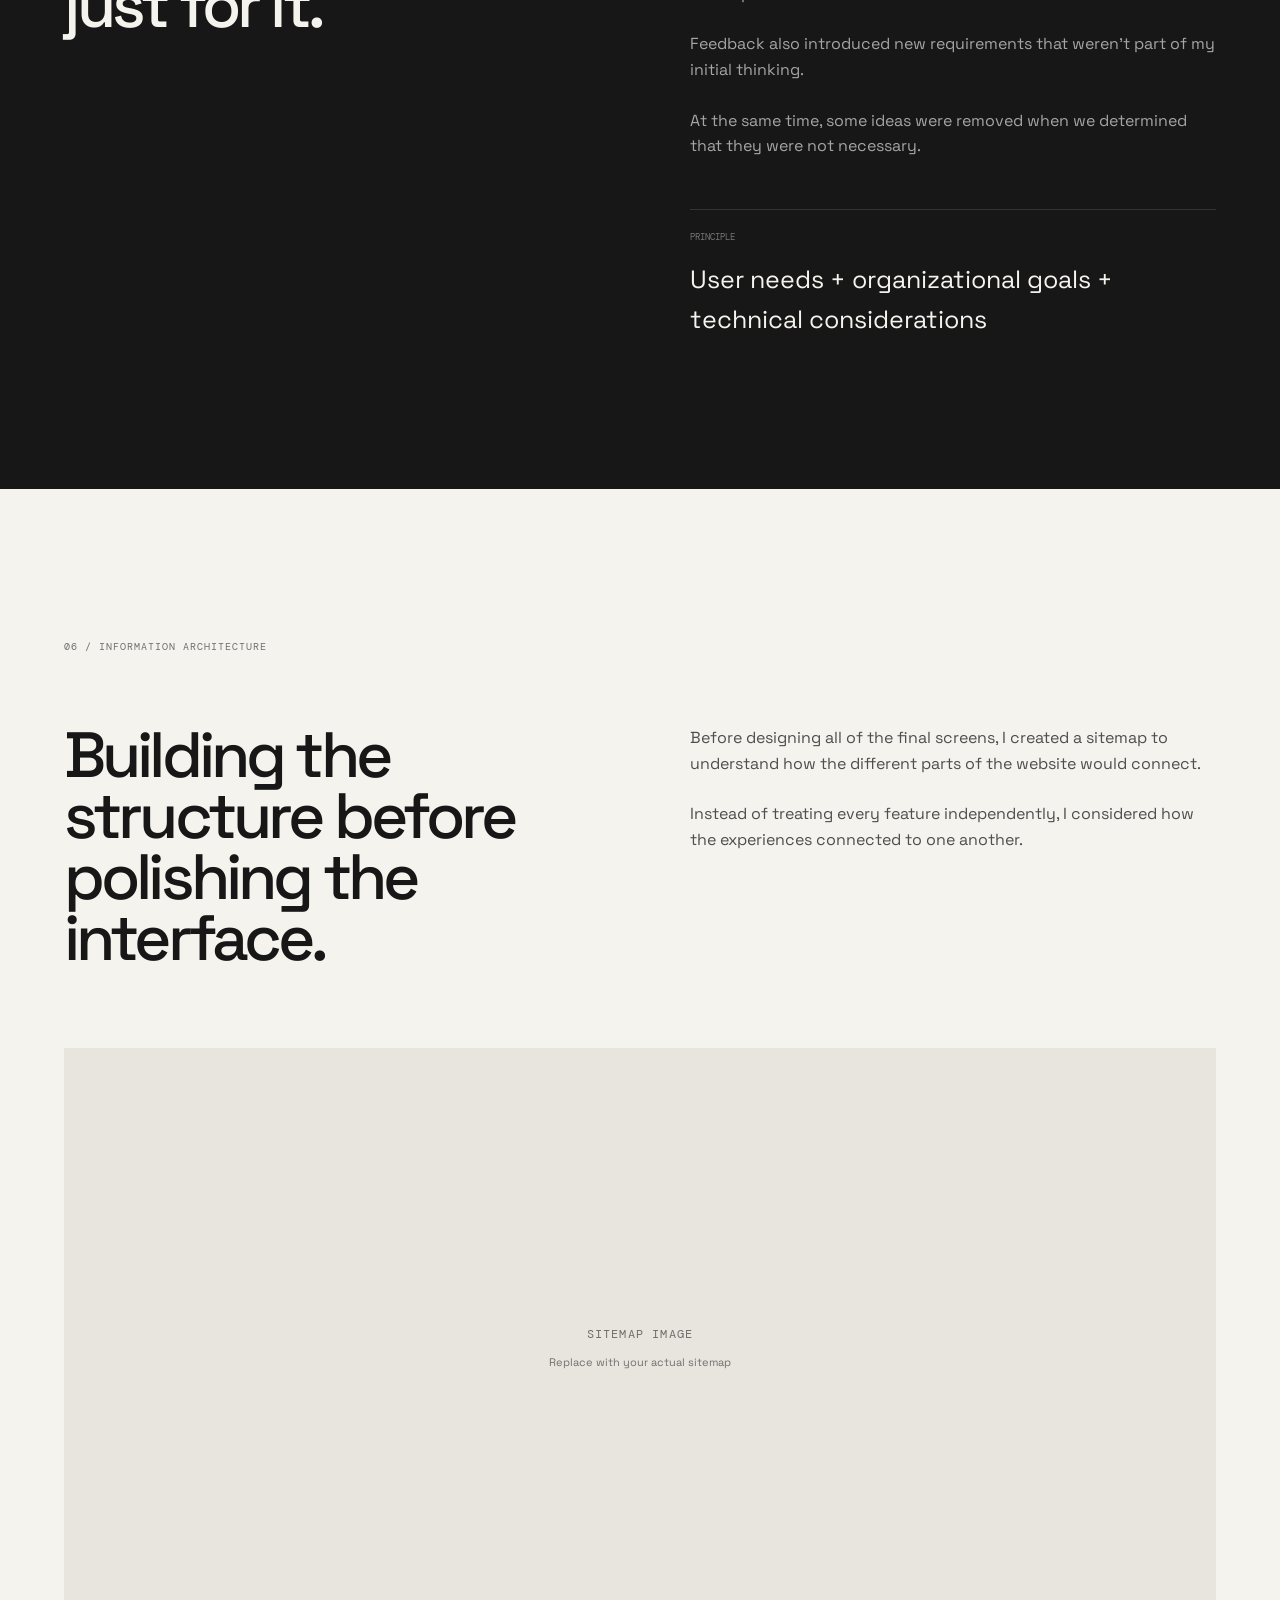
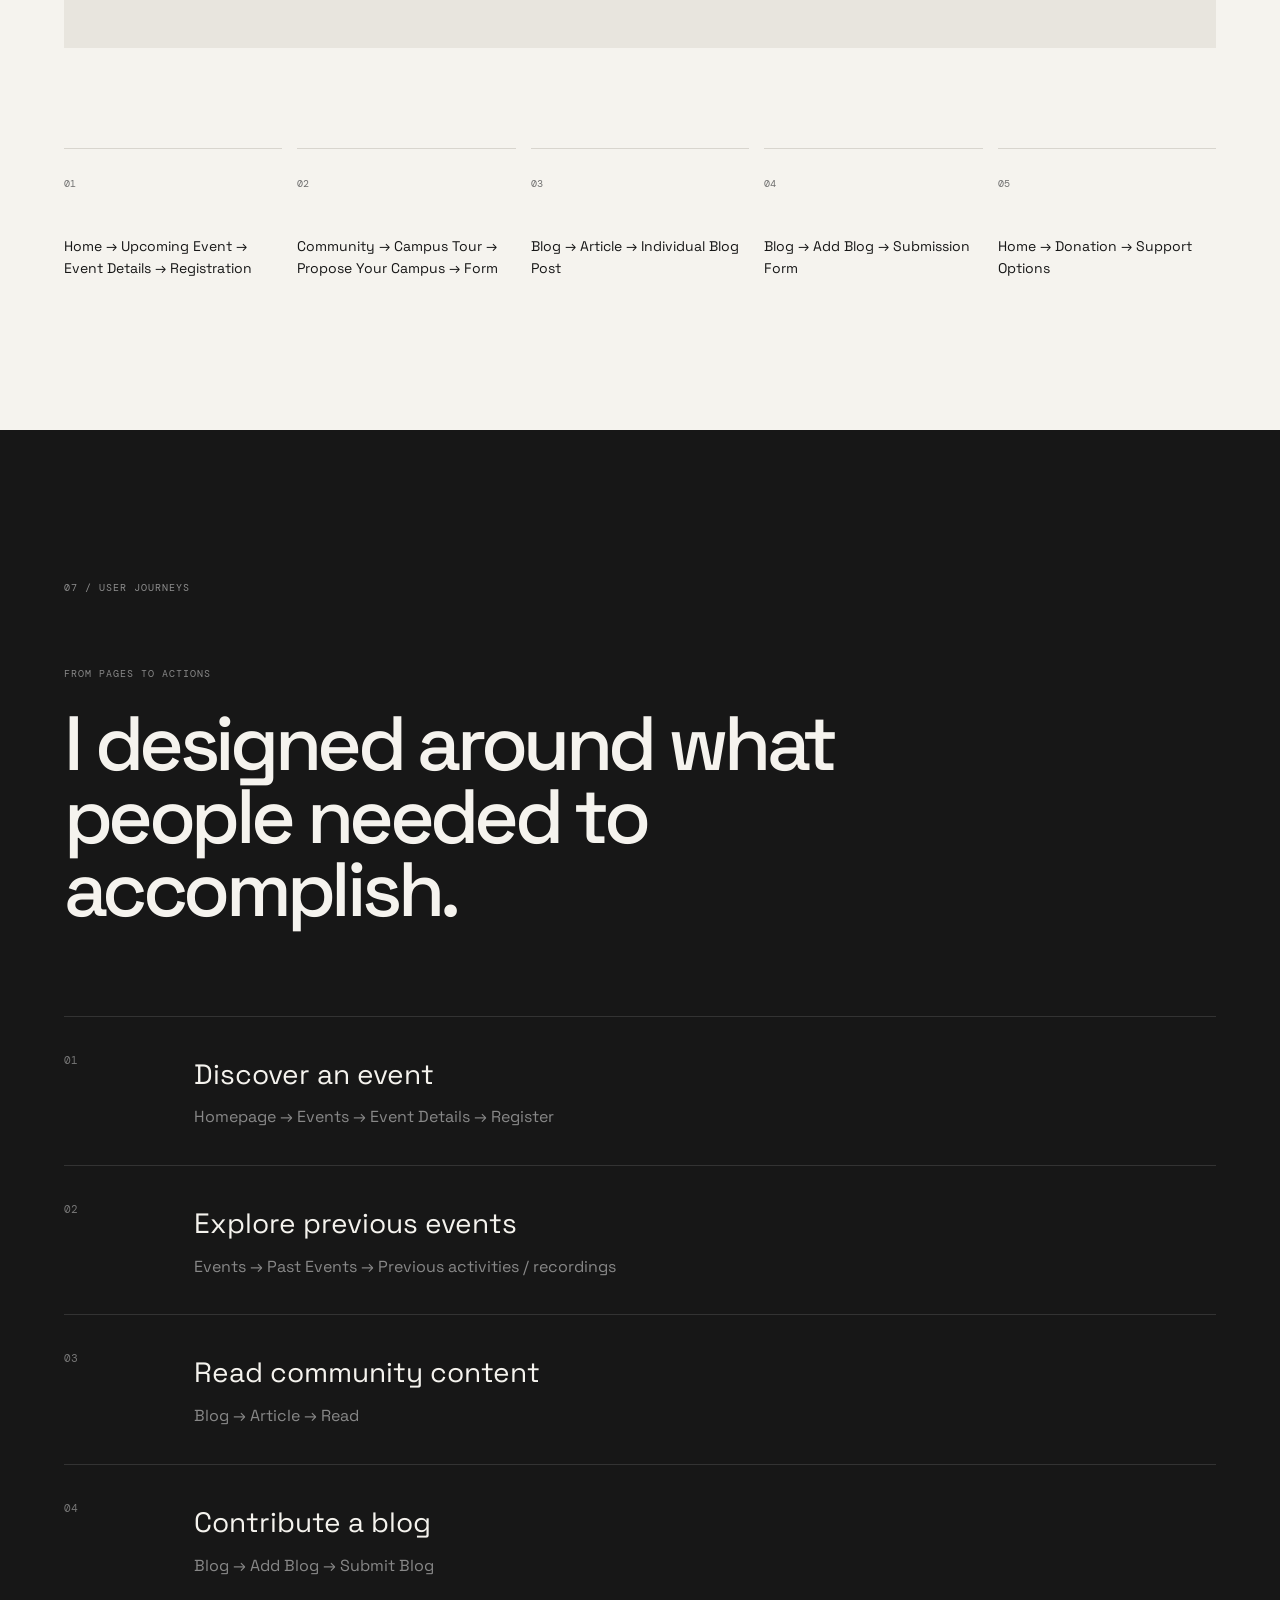
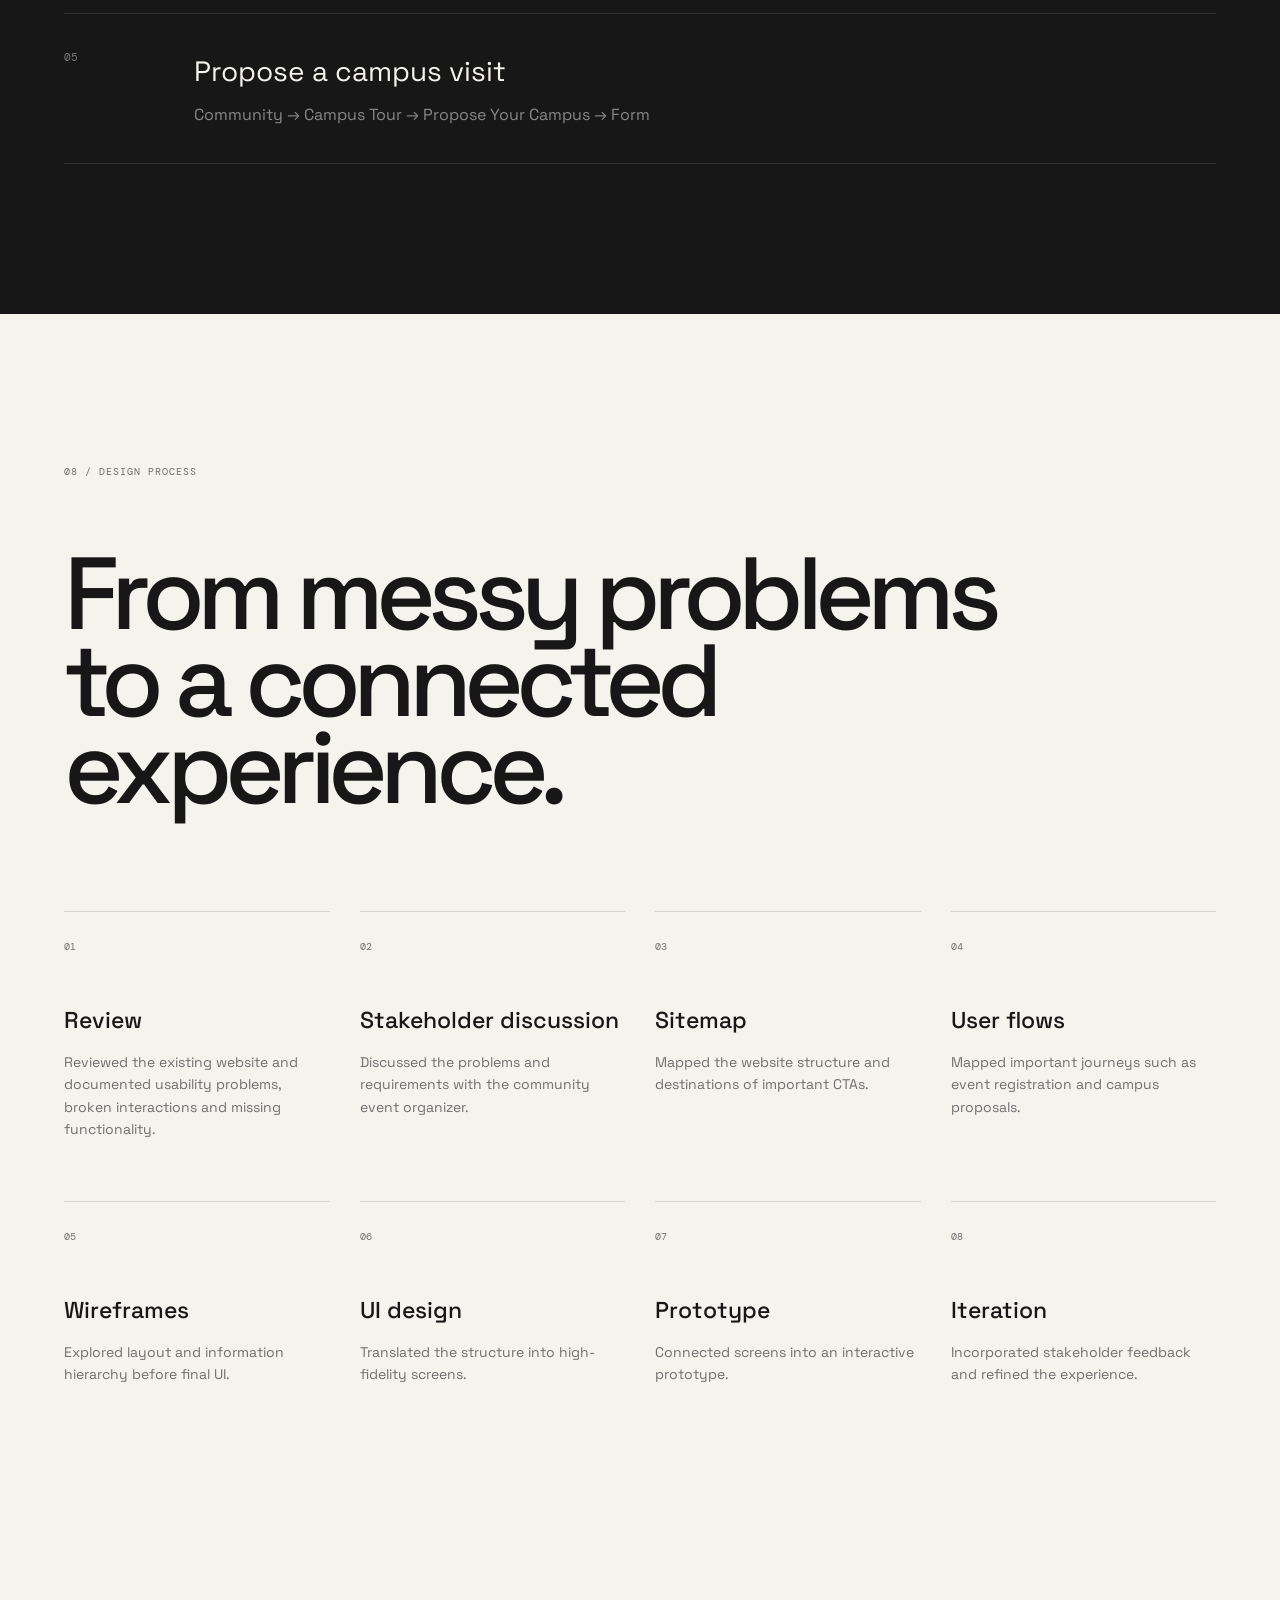
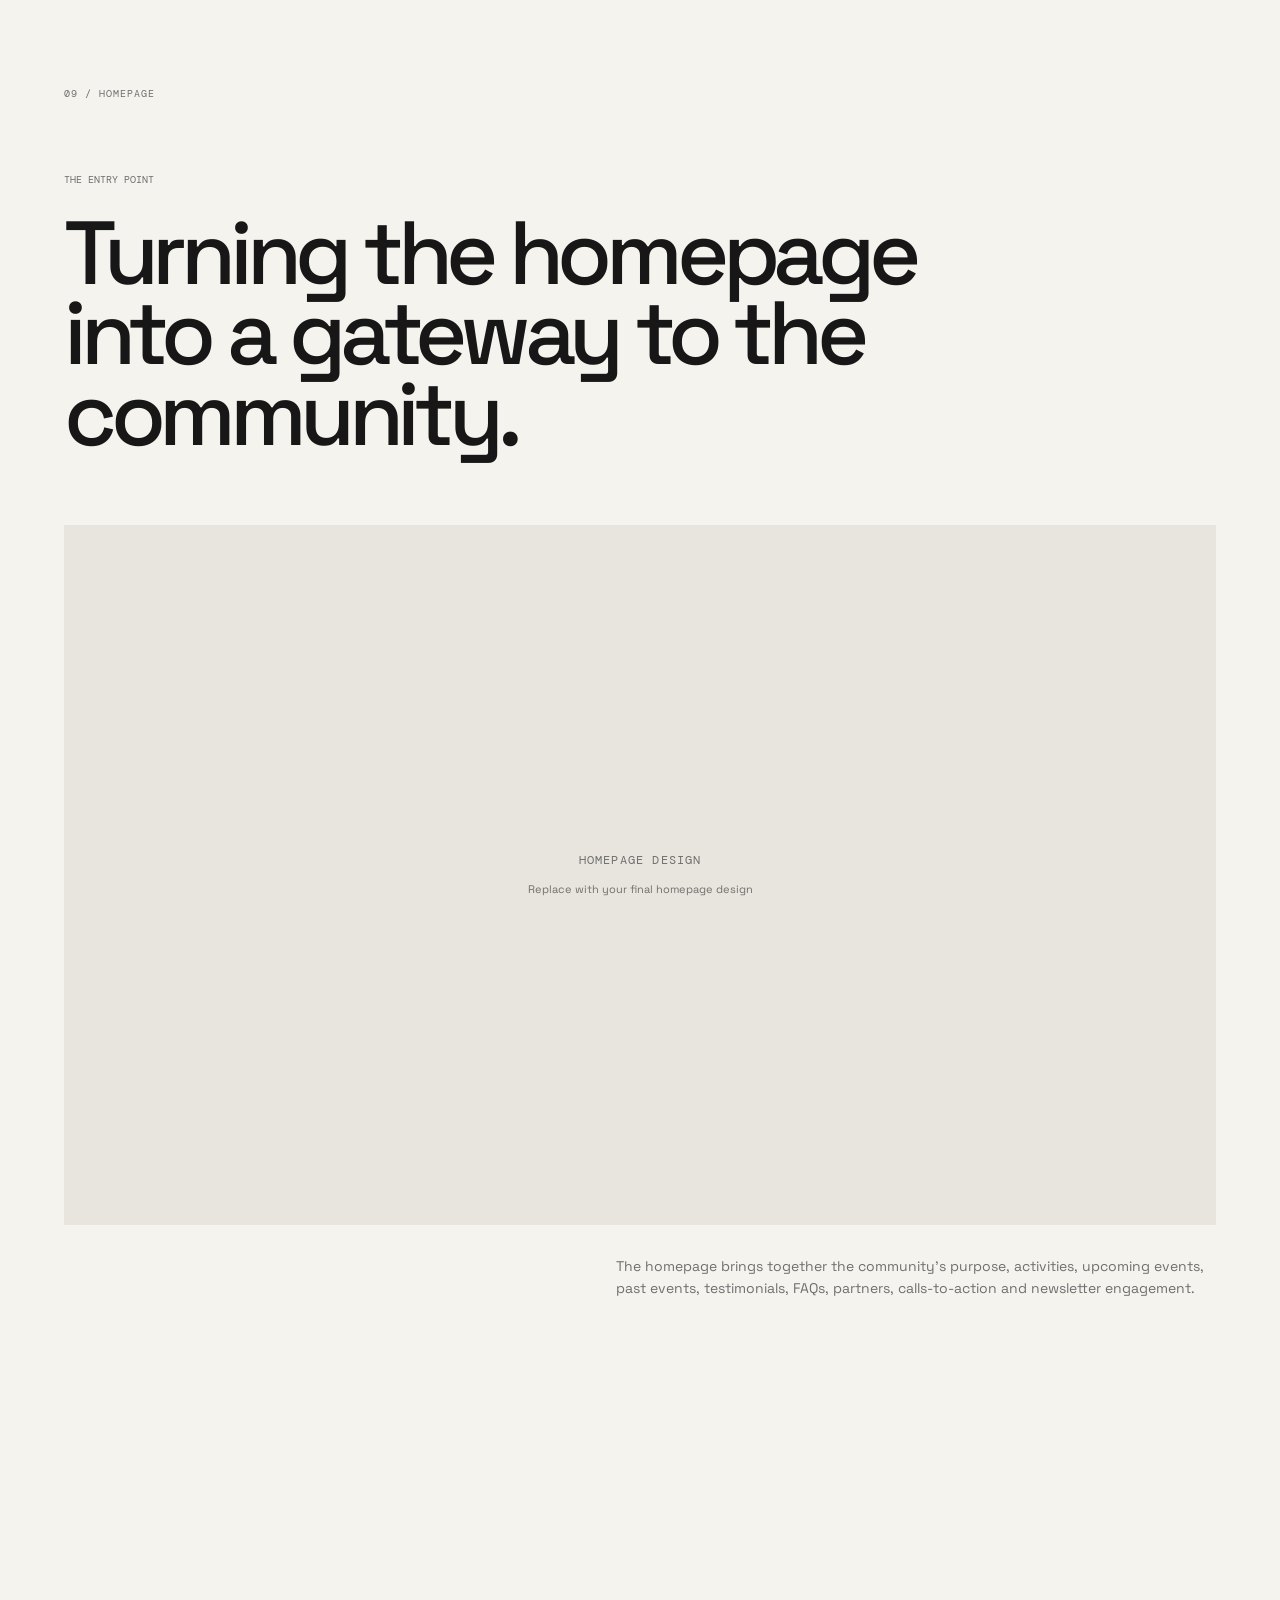
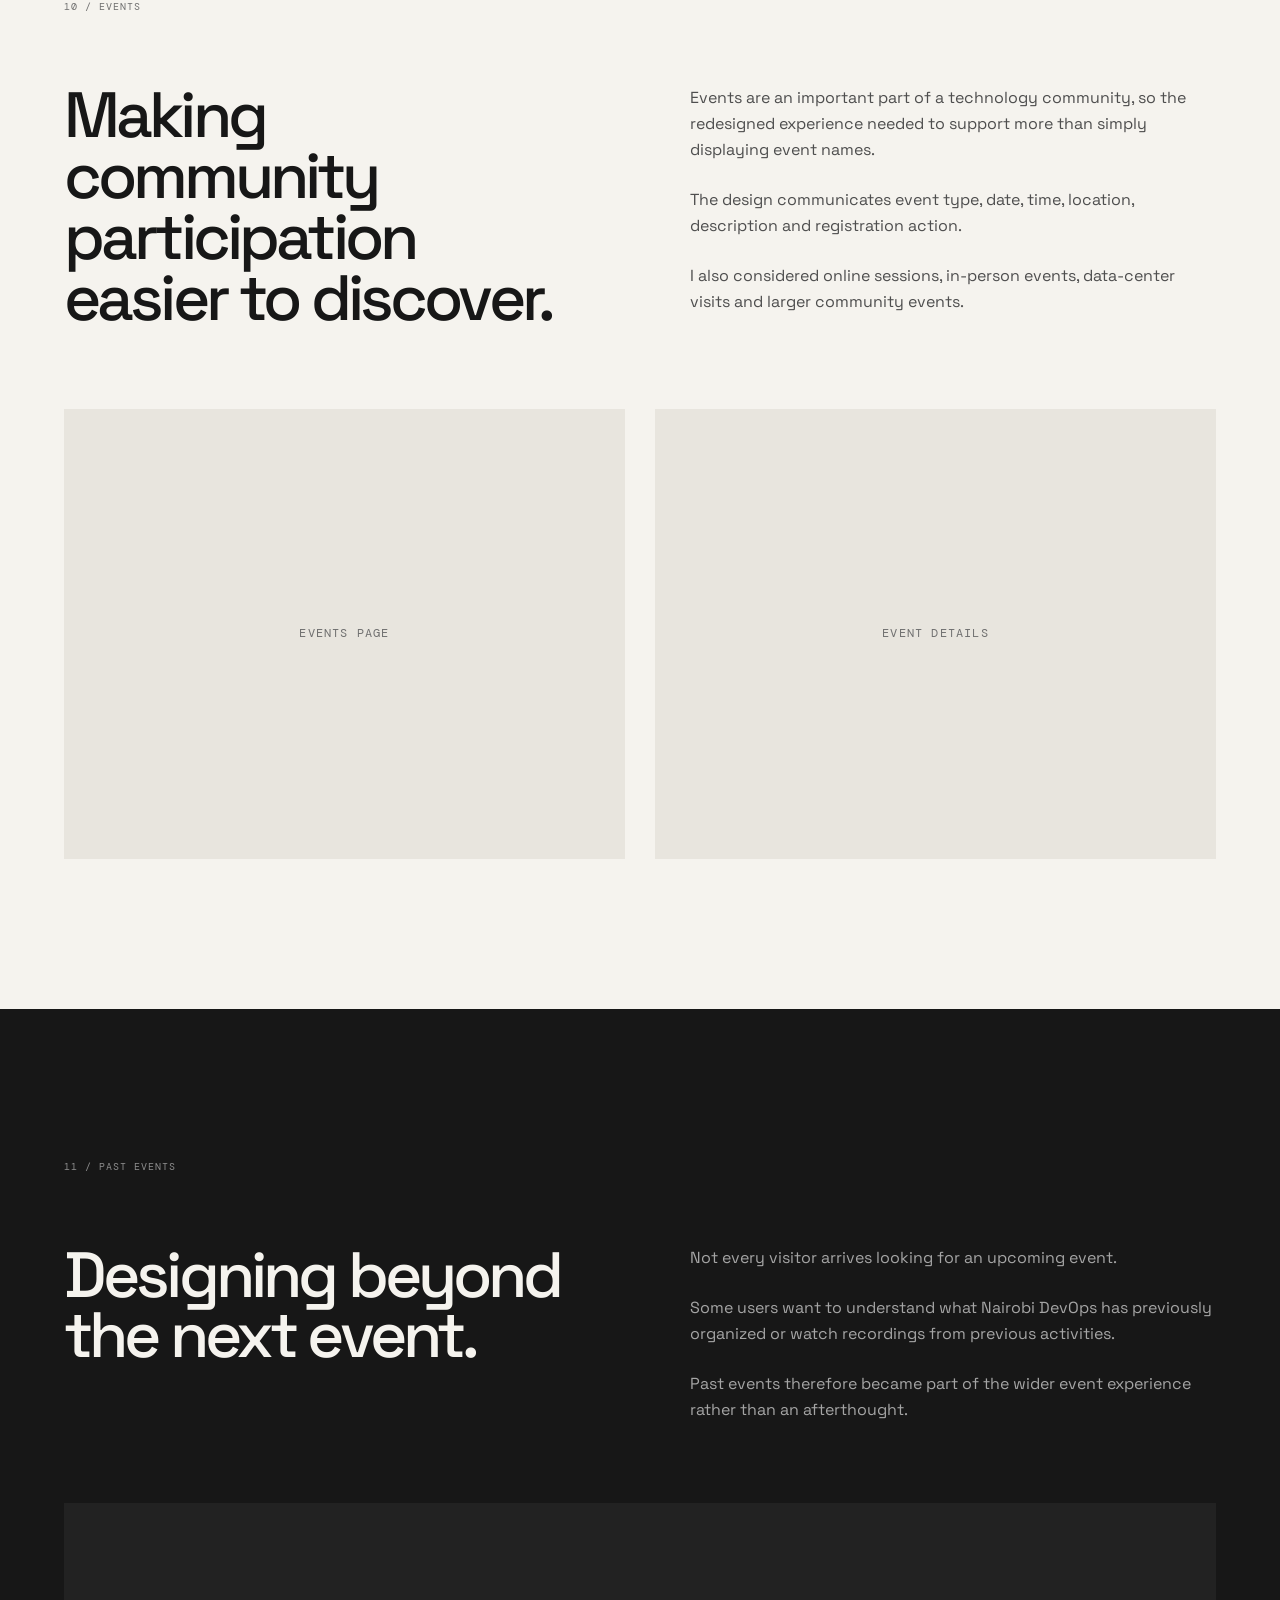
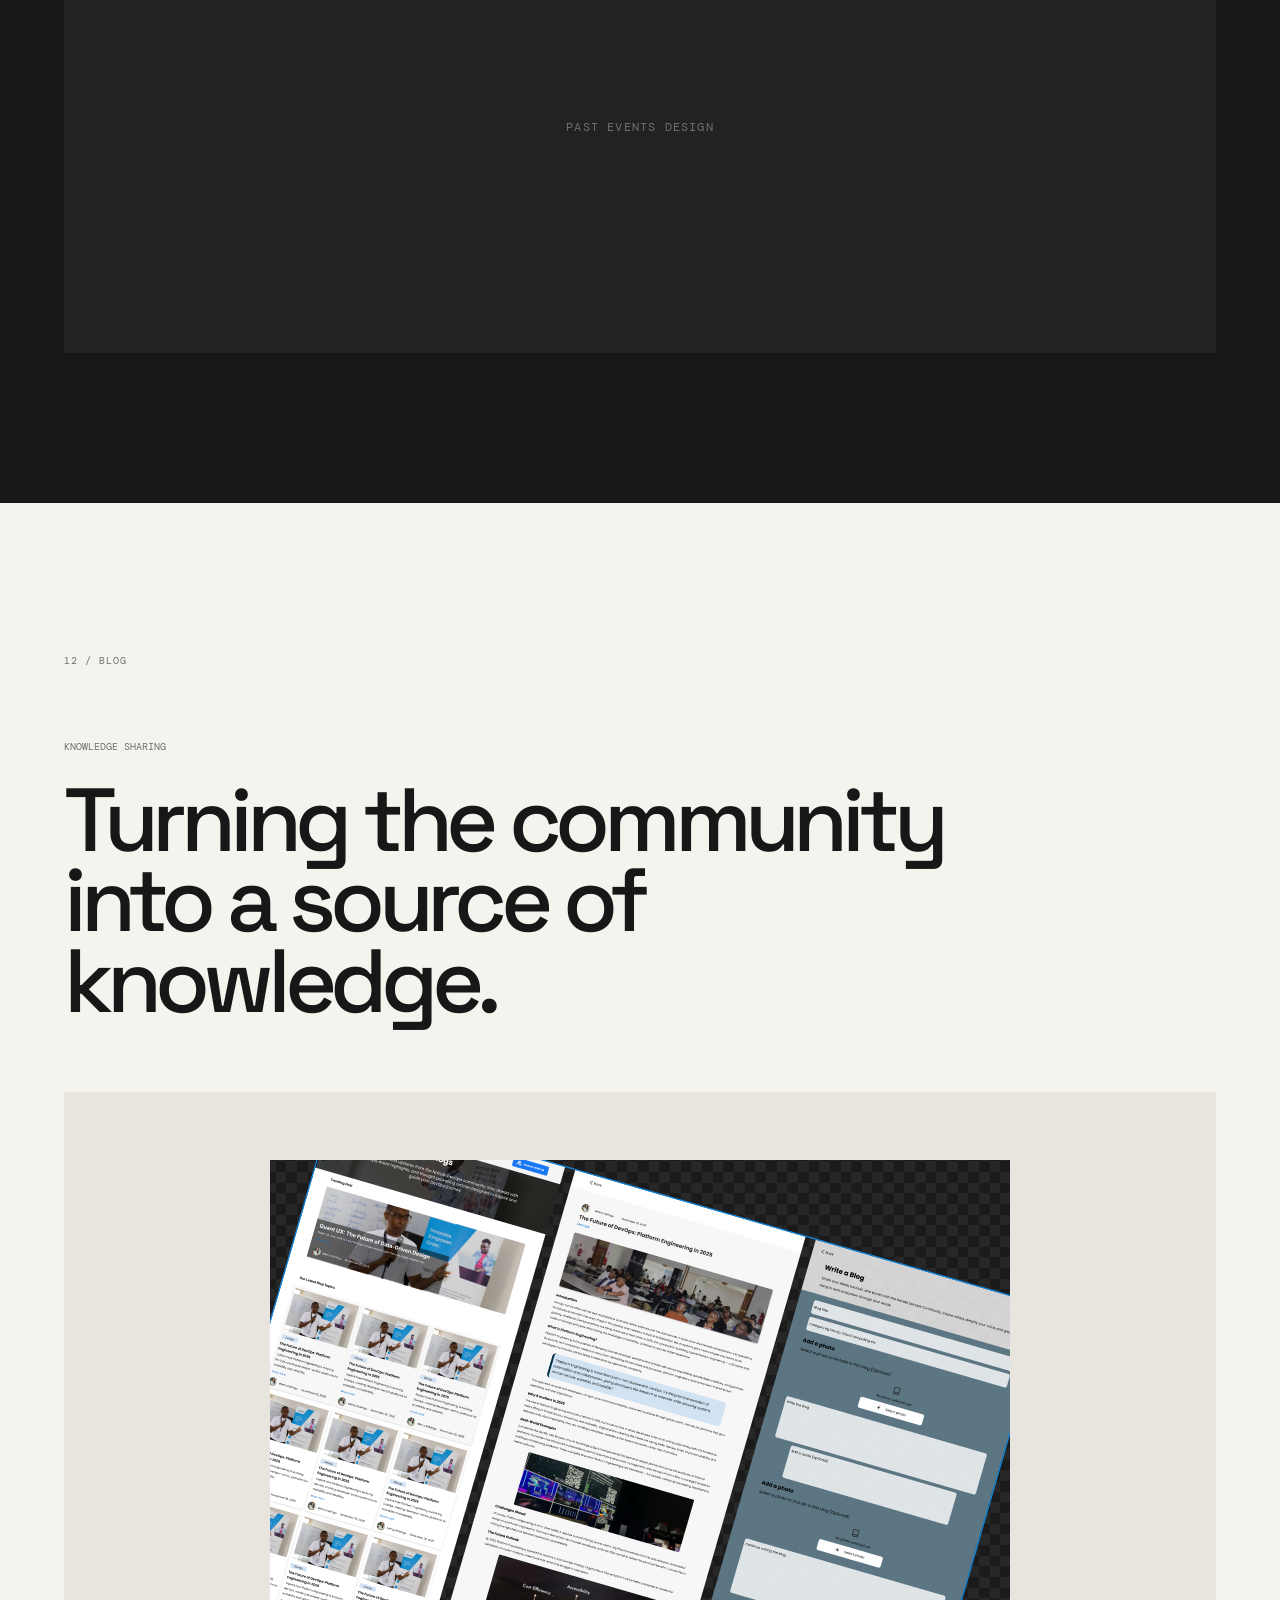
<file: case-studies/nairobi-devops-case-study.html>
<!DOCTYPE html>
<html lang="en">

<head>

  <meta charset="UTF-8">

  <meta
    name="viewport"
    content="width=device-width, initial-scale=1.0"
  >

  <meta
    name="description"
    content="Nairobi DevOps Community — UX/UI case study by Mercy."
  >

  <title>
    Nairobi DevOps Community — Case Study
  </title>


  <!-- GOOGLE FONTS -->

  <link rel="preconnect" href="https://fonts.googleapis.com">

  <link rel="preconnect" href="https://fonts.gstatic.com" crossorigin>

  <link
    href="https://fonts.googleapis.com/css2?family=DM+Mono:wght@300;400;500&family=Space+Grotesk:wght@300;400;500;600;700&display=swap"
    rel="stylesheet"
  >


  <!-- CSS -->

  <link
    rel="stylesheet"
    href="nairobi-devops-case-study.css"
  >

</head>


<body>


  <!-- =========================================
       CURSOR
  ========================================== -->

  <div class="cursor"></div>


  <!-- =========================================
       NAVIGATION
  ========================================== -->

  <header class="case-nav">

    <a
      href="../index.html"
      class="back-link"
    >

      <span>←</span>

      Back to work

    </a>


    <span class="nav-label">

      Case Study · 01

    </span>

  </header>



  <!-- =========================================
       HERO
  ========================================== -->

  <main>


    <section class="case-hero">


      <div class="hero-eyebrow">

        <span>
          UI/UX DESIGN
        </span>

        <span>
          INFORMATION ARCHITECTURE
        </span>

        <span>
          WEB DESIGN
        </span>

        <span>
          PROTOTYPING
        </span>

      </div>



      <div class="hero-grid">


        <div class="hero-title-wrap">

          <p class="project-number">
            01
          </p>


          <h1>

            Nairobi
            <br>

            <em>DevOps</em>
            Community

          </h1>

        </div>



        <div class="hero-description">

          <p class="hero-statement">

            Redesigning the digital experience
            for a growing DevOps community.

          </p>


          <p>

            A UX/UI redesign focused on improving
            usability, information architecture and
            community engagement across events,
            content, campus initiatives and support.

          </p>


          <div class="hero-meta">

            <div>

              <span>
                ROLE
              </span>

              <strong>
                UI/UX Designer
              </strong>

            </div>


            <div>

              <span>
                TYPE
              </span>

              <strong>
                Volunteer Project
              </strong>

            </div>


            <div>

              <span>
                PLATFORM
              </span>

              <strong>
                Web
              </strong>

            </div>

          </div>

        </div>

      </div>



      <!-- HERO IMAGE -->

      <div class="hero-image">

        <div class="image-placeholder">
          <img src="../images/ndc.PNG" alt="">

          <!-- <span>
            YOUR HERO DESIGN IMAGE
          </span>

          <small>
            Replace with your Nairobi DevOps homepage design
          </small> -->

        </div>

      </div>


    </section>



    <!-- =========================================
         PROJECT INTRO
    ========================================== -->

    <section class="content-section intro-section">


      <div class="section-index">
        01 / OVERVIEW
      </div>


      <div class="two-column">


        <h2>

          Designing for a real
          organization, not a
          fictional brief.

        </h2>


        <div class="body-copy">

          <p>

            Nairobi DevOps Community is a free,
            non-profit, volunteer-led technology
            community in Kenya that brings together
            professionals, students, developers and
            enthusiasts passionate about DevOps,
            cloud computing and IT infrastructure.

          </p>


          <p>

            I joined the project as a volunteer UI/UX
            designer after seeing a LinkedIn post
            looking for someone to help improve the
            community's digital experience.

          </p>


          <p>

            I saw the opportunity as a chance to apply
            the UX/UI skills I had been learning to a
            real organization with real users, real
            requirements and real constraints.

          </p>


          <p>

            Rather than simply refreshing the visual
            appearance, I rethought how the website
            could support the different ways people
            interact with Nairobi DevOps.

          </p>

        </div>

      </div>


    </section>



    <!-- =========================================
         THE CHALLENGE
    ========================================== -->

    <section class="dark-section">


      <div class="section-index light">
        02 / THE CHALLENGE
      </div>


      <div class="dark-heading">

        <p>
          THE EXISTING EXPERIENCE
        </p>

        <h2>

          Usability problems were
          hiding bigger product gaps.

        </h2>

      </div>


      <div class="problem-grid">


        <div class="problem-card">

          <span>
            01
          </span>

          <h3>
            Broken interactions
          </h3>

          <p>

            Some links and buttons were not
            working as expected, making it
            difficult for users to know where
            an action would take them.

          </p>

        </div>



        <div class="problem-card">

          <span>
            02
          </span>

          <h3>
            Unclear feedback
          </h3>

          <p>

            Hover states were either incorrectly
            implemented or difficult to notice,
            reducing interaction clarity.

          </p>

        </div>



        <div class="problem-card">

          <span>
            03
          </span>

          <h3>
            Readability
          </h3>

          <p>

            Some content, including roles and
            other information, needed stronger
            visual hierarchy and readability.

          </p>

        </div>



        <div class="problem-card">

          <span>
            04
          </span>

          <h3>
            Missing functionality
          </h3>

          <p>

            The experience lacked important
            features such as a dedicated blog,
            clearer events and campus engagement.

          </p>

        </div>

      </div>



      <div class="quote-block">

        <p>

          "How can the website better support
          the different ways people want to
          discover, learn from, participate in,
          and contribute to the community?"

        </p>

      </div>


    </section>



    <!-- =========================================
         MY ROLE
    ========================================== -->

    <section class="content-section">


      <div class="section-index">
        03 / MY ROLE
      </div>


      <div class="two-column">


        <h2>
          My contribution
        </h2>


        <div class="body-copy">

          <p>

            I was responsible for the UX and UI
            design of the redesigned experience.

          </p>


          <ul class="role-list">

            <li>
              Reviewing the existing website
            </li>

            <li>
              Identifying usability and functionality gaps
            </li>

            <li>
              Discussing requirements with the stakeholder
            </li>

            <li>
              Identifying key user journeys
            </li>

            <li>
              Creating the sitemap
            </li>

            <li>
              Designing user flows
            </li>

            <li>
              Creating wireframes
            </li>

            <li>
              Designing high-fidelity interfaces
            </li>

            <li>
              Designing new features
            </li>

            <li>
              Creating an interactive prototype
            </li>

            <li>
              Iterating based on stakeholder feedback
            </li>

          </ul>

        </div>

      </div>


    </section>



    <!-- =========================================
         AUDIENCE
    ========================================== -->

    <section class="content-section audience-section">


      <div class="section-index">
        04 / THE AUDIENCE
      </div>


      <h2 class="large-heading">

        One community.
        <br>
        Multiple journeys.

      </h2>


      <div class="audience-grid">


        <article>

          <span>
            01
          </span>

          <h3>
            Community members
          </h3>

          <p>
            Discover events, activities,
            resources and opportunities.
          </p>

        </article>


        <article>

          <span>
            02
          </span>

          <h3>
            Students & learners
          </h3>

          <p>
            Learn about DevOps, cloud,
            infrastructure and technology.
          </p>

        </article>


        <article>

          <span>
            03
          </span>

          <h3>
            Developers & professionals
          </h3>

          <p>
            Find events, networking and
            knowledge-sharing opportunities.
          </p>

        </article>


        <article>

          <span>
            04
          </span>

          <h3>
            Content contributors
          </h3>

          <p>
            Share knowledge and experiences
            through community articles.
          </p>

        </article>


        <article>

          <span>
            05
          </span>

          <h3>
            Universities
          </h3>

          <p>
            Connect with Nairobi DevOps
            through campus initiatives.
          </p>

        </article>


        <article>

          <span>
            06
          </span>

          <h3>
            Supporters
          </h3>

          <p>
            Support the community through
            donations, partnerships or expertise.
          </p>

        </article>

      </div>


    </section>



    <!-- =========================================
         STAKEHOLDER
    ========================================== -->

    <section class="dark-section stakeholder-section">


      <div class="section-index light">
        05 / COLLABORATION
      </div>


      <div class="two-column light-column">


        <h2>

          Designing with the
          organization, not just
          for it.

        </h2>


        <div class="body-copy light-copy">

          <p>

            I worked closely with a community event
            organizer, who is also a DevOps engineer,
            throughout the design process.

          </p>


          <p>

            These conversations helped me understand
            what the community actually needed, which
            problems mattered most and which features
            would provide real value.

          </p>


          <p>

            Feedback also introduced new requirements
            that weren't part of my initial thinking.

          </p>


          <p>

            At the same time, some ideas were removed
            when we determined that they were not
            necessary.

          </p>


          <div class="principle">

            <span>
              PRINCIPLE
            </span>

            <strong>

              User needs + organizational goals
              + technical considerations

            </strong>

          </div>

        </div>

      </div>


    </section>



    <!-- =========================================
         INFORMATION ARCHITECTURE
    ========================================== -->

    <section class="content-section">


      <div class="section-index">
        06 / INFORMATION ARCHITECTURE
      </div>


      <div class="two-column">


        <h2>

          Building the structure
          before polishing the interface.

        </h2>


        <div class="body-copy">

          <p>

            Before designing all of the final screens,
            I created a sitemap to understand how the
            different parts of the website would connect.

          </p>


          <p>

            Instead of treating every feature
            independently, I considered how the
            experiences connected to one another.

          </p>

        </div>

      </div>


      <!-- SITEMAP IMAGE -->

      <div class="design-image">

        <div class="image-placeholder tall">

          <span>
            SITEMAP IMAGE
          </span>

          <small>
            Replace with your actual sitemap
          </small>

        </div>

      </div>


      <div class="journey-grid">


        <div>

          <span>
            01
          </span>

          <p>
            Home → Upcoming Event →
            Event Details → Registration
          </p>

        </div>


        <div>

          <span>
            02
          </span>

          <p>
            Community → Campus Tour →
            Propose Your Campus → Form
          </p>

        </div>


        <div>

          <span>
            03
          </span>

          <p>
            Blog → Article →
            Individual Blog Post
          </p>

        </div>


        <div>

          <span>
            04
          </span>

          <p>
            Blog → Add Blog →
            Submission Form
          </p>

        </div>


        <div>

          <span>
            05
          </span>

          <p>
            Home → Donation →
            Support Options
          </p>

        </div>

      </div>


    </section>



    <!-- =========================================
         USER JOURNEYS
    ========================================== -->

    <section class="dark-section">


      <div class="section-index light">
        07 / USER JOURNEYS
      </div>


      <div class="dark-heading">

        <p>
          FROM PAGES TO ACTIONS
        </p>

        <h2>

          I designed around what
          people needed to accomplish.

        </h2>

      </div>


      <div class="flow-list">


        <div class="flow">

          <span>
            01
          </span>

          <div>

            <h3>
              Discover an event
            </h3>

            <p>
              Homepage → Events →
              Event Details → Register
            </p>

          </div>

        </div>


        <div class="flow">

          <span>
            02
          </span>

          <div>

            <h3>
              Explore previous events
            </h3>

            <p>
              Events → Past Events →
              Previous activities / recordings
            </p>

          </div>

        </div>


        <div class="flow">

          <span>
            03
          </span>

          <div>

            <h3>
              Read community content
            </h3>

            <p>
              Blog → Article → Read
            </p>

          </div>

        </div>


        <div class="flow">

          <span>
            04
          </span>

          <div>

            <h3>
              Contribute a blog
            </h3>

            <p>
              Blog → Add Blog → Submit Blog
            </p>

          </div>

        </div>


        <div class="flow">

          <span>
            05
          </span>

          <div>

            <h3>
              Propose a campus visit
            </h3>

            <p>
              Community → Campus Tour →
              Propose Your Campus → Form
            </p>

          </div>

        </div>

      </div>


    </section>



    <!-- =========================================
         DESIGN PROCESS
    ========================================== -->

    <section class="content-section">


      <div class="section-index">
        08 / DESIGN PROCESS
      </div>


      <h2 class="large-heading">

        From messy problems
        <br>
        to a connected experience.

      </h2>


      <div class="process-grid">


        <div>

          <span>
            01
          </span>

          <h3>
            Review
          </h3>

          <p>
            Reviewed the existing website and
            documented usability problems,
            broken interactions and missing
            functionality.
          </p>

        </div>


        <div>

          <span>
            02
          </span>

          <h3>
            Stakeholder discussion
          </h3>

          <p>
            Discussed the problems and
            requirements with the community
            event organizer.
          </p>

        </div>


        <div>

          <span>
            03
          </span>

          <h3>
            Sitemap
          </h3>

          <p>
            Mapped the website structure and
            destinations of important CTAs.
          </p>

        </div>


        <div>

          <span>
            04
          </span>

          <h3>
            User flows
          </h3>

          <p>
            Mapped important journeys such as
            event registration and campus proposals.
          </p>

        </div>


        <div>

          <span>
            05
          </span>

          <h3>
            Wireframes
          </h3>

          <p>
            Explored layout and information
            hierarchy before final UI.
          </p>

        </div>


        <div>

          <span>
            06
          </span>

          <h3>
            UI design
          </h3>

          <p>
            Translated the structure into
            high-fidelity screens.
          </p>

        </div>


        <div>

          <span>
            07
          </span>

          <h3>
            Prototype
          </h3>

          <p>
            Connected screens into an interactive
            prototype.
          </p>

        </div>


        <div>

          <span>
            08
          </span>

          <h3>
            Iteration
          </h3>

          <p>
            Incorporated stakeholder feedback
            and refined the experience.
          </p>

        </div>

      </div>


    </section>



    <!-- =========================================
         HOMEPAGE
    ========================================== -->

    <section class="feature-section">


      <div class="section-index">
        09 / HOMEPAGE
      </div>


      <div class="feature-heading">

        <p>
          THE ENTRY POINT
        </p>

        <h2>
          Turning the homepage into
          a gateway to the community.
        </h2>

      </div>


      <div class="large-design-image">

        <div class="image-placeholder huge">

          <span>
            HOMEPAGE DESIGN
          </span>

          <small>
            Replace with your final homepage design
          </small>

        </div>

      </div>


      <p class="feature-caption">

        The homepage brings together the community's
        purpose, activities, upcoming events, past events,
        testimonials, FAQs, partners, calls-to-action
        and newsletter engagement.

      </p>


    </section>



    <!-- =========================================
         EVENTS
    ========================================== -->

    <section class="content-section">


      <div class="section-index">
        10 / EVENTS
      </div>


      <div class="two-column">


        <h2>

          Making community
          participation easier
          to discover.

        </h2>


        <div class="body-copy">

          <p>

            Events are an important part of a technology
            community, so the redesigned experience needed
            to support more than simply displaying event names.

          </p>


          <p>

            The design communicates event type, date,
            time, location, description and registration action.

          </p>


          <p>

            I also considered online sessions, in-person
            events, data-center visits and larger community
            events.

          </p>

        </div>

      </div>


      <div class="design-grid two">


        <div class="design-image">

          <div class="image-placeholder">

            <span>
              EVENTS PAGE
            </span>

          </div>

        </div>


        <div class="design-image">

          <div class="image-placeholder">

            <span>
              EVENT DETAILS
            </span>

          </div>

        </div>

      </div>


    </section>



    <!-- =========================================
         PAST EVENTS
    ========================================== -->

    <section class="dark-section">


      <div class="section-index light">
        11 / PAST EVENTS
      </div>


      <div class="two-column light-column">


        <h2>

          Designing beyond
          the next event.

        </h2>


        <div class="body-copy light-copy">

          <p>

            Not every visitor arrives looking for
            an upcoming event.

          </p>


          <p>

            Some users want to understand what Nairobi
            DevOps has previously organized or watch
            recordings from previous activities.

          </p>


          <p>

            Past events therefore became part of the
            wider event experience rather than an
            afterthought.

          </p>

        </div>

      </div>


      <div class="design-image dark-image">

        <div class="image-placeholder">

          <span>
            PAST EVENTS DESIGN
          </span>

        </div>

      </div>


    </section>



    <!-- =========================================
         BLOG
    ========================================== -->

    <section class="feature-section">


      <div class="section-index">
        12 / BLOG
      </div>


      <div class="feature-heading">

        <p>
          KNOWLEDGE SHARING
        </p>

        <h2>

          Turning the community
          into a source of knowledge.

        </h2>

      </div>


      <div class="large-design-image">

        <div class="image-placeholder huge">
<img src="../images/blog.PNG" alt="">

        </div>

      </div>


      <div class="two-column feature-copy">


        <div></div>


        <div class="body-copy">

          <p>

            One of the gaps identified in the existing
            experience was the absence of a dedicated blog.

          </p>


          <p>

            The new Blog experience allows visitors to
            browse content by title, category, author,
            publication date, description and imagery.

          </p>

        </div>

      </div>


    </section>



    <!-- =========================================
         BLOG POST + ADD BLOG
    ========================================== -->

    <section class="content-section">


      <div class="section-index">
        13 / CONTENT CONTRIBUTION
      </div>


      <div class="design-grid two">


        <article>

          <div class="design-image">

            <div class="image-placeholder">

              <span>
                BLOG POST
              </span>

            </div>

          </div>


          <h3>
            Individual blog post
          </h3>


          <p>

            A focused reading experience with
            clear article hierarchy, imagery,
            authorship and structured content.

          </p>

        </article>



        <article>

          <div class="design-image">

            <div class="image-placeholder">

              <span>
                ADD BLOG
              </span>

            </div>

          </div>


          <h3>
            Add Blog
          </h3>


          <p>

            A contribution journey allowing
            community members to share their
            knowledge and experiences.

          </p>

        </article>

      </div>


    </section>



    <!-- =========================================
         COMMUNITY
    ========================================== -->

    <section class="dark-section">


      <div class="section-index light">
        14 / COMMUNITY
      </div>


      <div class="two-column light-column">


        <h2>

          Showing what exists
          beyond the website.

        </h2>


        <div class="body-copy light-copy">

          <p>

            The Community page gives visitors a
            deeper understanding of Nairobi DevOps
            and the ways they can engage with it.

          </p>


          <p>

            It brings together community identity,
            leadership, activities, courses, events,
            initiatives, campus engagement and
            collaboration opportunities.

          </p>

        </div>

      </div>


      <div class="design-image dark-image">

        <div class="image-placeholder">

          <span>
            COMMUNITY PAGE
          </span>

        </div>

      </div>


    </section>



    <!-- =========================================
         CAMPUS
    ========================================== -->

    <section class="content-section">


      <div class="section-index">
        15 / CAMPUS ENGAGEMENT
      </div>


      <div class="two-column">


        <h2>

          Giving universities
          a clear way to connect.

        </h2>


        <div class="body-copy">

          <p>

            University students who wanted Nairobi
            DevOps to visit their institution needed
            a clear way to express that interest.

          </p>


          <p>

            I designed a dedicated Propose Your
            Campus section and supporting pop-up form.

          </p>


          <p>

            The journey became:

          </p>


          <div class="flow-highlight">

            Community

            <span>→</span>

            Campus Tour

            <span>→</span>

            Propose Your Campus

            <span>→</span>

            Form

          </div>

        </div>

      </div>


      <div class="design-grid two">


        <div class="design-image">

          <div class="image-placeholder">

            <span>
              CAMPUS TOUR
            </span>

          </div>

        </div>


        <div class="design-image">

          <div class="image-placeholder">

            <span>
              PROPOSAL FORM
            </span>

          </div>

        </div>

      </div>


    </section>



    <!-- =========================================
         DONATIONS
    ========================================== -->

    <section class="content-section donation-section">


      <div class="section-index">
        16 / DONATIONS
      </div>


      <div class="two-column">


        <h2>

          Making support
          easier to understand.

        </h2>


        <div class="body-copy">

          <p>

            I designed a dedicated Donation page
            to make supporting Nairobi DevOps feel
            like part of the wider community experience.

          </p>


          <p>

            The experience communicates different
            ways individuals and organizations can
            contribute.

          </p>

        </div>

      </div>


      <div class="large-design-image">

        <div class="image-placeholder">

          <span>
            DONATION PAGE
          </span>

        </div>

      </div>


    </section>



    <!-- =========================================
         DESIGN DECISIONS
    ========================================== -->

    <section class="dark-section">


      <div class="section-index light">
        17 / DESIGN DECISIONS
      </div>


      <div class="dark-heading">

        <p>
          PRODUCT THINKING
        </p>

        <h2>

          Designing around actions,
          not just pages.

        </h2>

      </div>


      <div class="decision-grid">


        <article>

          <span>
            01
          </span>

          <h3>
            Actions over pages
          </h3>

          <p>

            Instead of asking what pages the website
            should have, I asked what users should
            actually be able to accomplish.

          </p>

        </article>


        <article>

          <span>
            02
          </span>

          <h3>
            Interaction feedback
          </h3>

          <p>

            Interactive components needed to clearly
            communicate their state and possible action.

          </p>

        </article>


        <article>

          <span>
            03
          </span>

          <h3>
            Clear hierarchy
          </h3>

          <p>

            Structure, spacing, typography and visual
            emphasis helped users understand what
            information mattered and what to do next.

          </p>

        </article>

      </div>


    </section>



    <!-- =========================================
         ITERATION
    ========================================== -->

    <section class="content-section">


      <div class="section-index">
        18 / ITERATION
      </div>


      <div class="two-column">


        <h2>

          The design changed
          as I learned more.

        </h2>


        <div class="body-copy">

          <p>

            Because this was a real organization,
            the designs did not move directly from
            wireframe to final UI.

          </p>


          <p>

            I received feedback throughout the process.
            Some feedback improved existing ideas,
            some introduced new requirements and
            some helped determine that an idea
            wasn't necessary.

          </p>


          <p>

            This taught me that design isn't a
            linear activity.

          </p>

        </div>

      </div>


      <div class="iteration-line">

        <div>
          Review
        </div>

        <span>→</span>

        <div>
          Feedback
        </div>

        <span>→</span>

        <div>
          Iteration
        </div>

        <span>→</span>

        <div>
          Refinement
        </div>

      </div>


    </section>



    <!-- =========================================
         CHALLENGES
    ========================================== -->

    <section class="dark-section">


      <div class="section-index light">
        19 / CHALLENGES
      </div>


      <div class="challenge-grid">


        <article>

          <span>
            01
          </span>

          <h3>
            Working within an existing product
          </h3>

          <p>

            The organization already had an established
            website, content, identity and expectations.

          </p>

        </article>


        <article>

          <span>
            02
          </span>

          <h3>
            Balancing different audiences
          </h3>

          <p>

            Students, professionals, contributors,
            universities and supporters have different goals.

          </p>

        </article>


        <article>

          <span>
            03
          </span>

          <h3>
            Designing new functionality
          </h3>

          <p>

            New features required thinking beyond
            individual screens and considering the
            wider product experience.

          </p>

        </article>


        <article>

          <span>
            04
          </span>

          <h3>
            Iterating with real feedback
          </h3>

          <p>

            Stakeholder involvement meant the design
            evolved throughout the project.

          </p>

        </article>

      </div>


    </section>



    <!-- =========================================
         OUTCOME
    ========================================== -->

    <section class="content-section outcome-section">


      <div class="section-index">
        20 / OUTCOME
      </div>


      <div class="outcome-heading">

        <h2>

          A more connected digital
          experience for Nairobi DevOps.

        </h2>

      </div>


      <div class="outcome-list">

        <span>Homepage</span>

        <span>Upcoming Events</span>

        <span>Events</span>

        <span>Past Events</span>

        <span>Blog</span>

        <span>Blog Posts</span>

        <span>Add Blog</span>

        <span>Community</span>

        <span>Campus Proposal</span>

        <span>Donation Experience</span>

      </div>


      <p class="outcome-copy">

        The project resulted in a redesigned website
        experience covering key areas of the Nairobi
        DevOps community. The work was developed into
        a clickable prototype and reviewed with the
        community stakeholder throughout the process.

      </p>


      <div class="note">

        <span>
          NOTE
        </span>

        <p>

          The experiences described here represent
          the work I designed. Because implementation
          was ongoing, functionality may have been
          implemented or changed after the design work.

        </p>

      </div>


    </section>



    <!-- =========================================
         REFLECTION
    ========================================== -->

    <section class="reflection-section">


      <div class="section-index">
        21 / REFLECTION
      </div>


      <div class="reflection-content">


        <p class="reflection-kicker">
          WHAT I LEARNED
        </p>


        <h2>

          Designing the interface
          was only part of the job.

        </h2>


        <p>

          This project changed the way I think
          about UI/UX design.

        </p>


        <p>

          When I started, I was excited about the
          opportunity to create a real website.
          By the end, I understood that the most
          important part of the work wasn't the
          visual interface itself.

        </p>


        <p>

          It was the thinking behind it.

        </p>


        <blockquote>

          How can I design something that works
          for the people using it and the
          organization behind it?

        </blockquote>


        <p>

          Nairobi DevOps gave me the opportunity
          to move from designing interfaces as
          individual screens to thinking more deeply
          about products, systems, journeys and
          real-world constraints.

        </p>


      </div>


    </section>



    <!-- =========================================
         FINAL CTA
    ========================================== -->

    <section class="next-project">


      <p>
        NEXT PROJECT
      </p>


      <h2>
        Continue exploring
        my work.
      </h2>


      <a
        href="../index.html"
        class="next-link"
      >

        <span>
          Back to selected work
        </span>

        <span>
          ↗
        </span>

      </a>


    </section>


  </main>



  <!-- =========================================
       JAVASCRIPT
  ========================================== -->

  <script>

    /* Cursor */

    const cursor = document.querySelector(".cursor");

    document.addEventListener("mousemove", (e) => {

      cursor.style.left = e.clientX + "px";
      cursor.style.top = e.clientY + "px";

    });


    /* Reveal */

    const revealElements =
      document.querySelectorAll(
        ".content-section, .dark-section, .feature-section, .reflection-section"
      );


    const observer =
      new IntersectionObserver(
        (entries) => {

          entries.forEach((entry) => {

            if (entry.isIntersecting) {

              entry.target.classList.add("visible");

            }

          });

        },
        {
          threshold: 0.08
        }
      );


    revealElements.forEach((element) => {

      element.classList.add("reveal");

      observer.observe(element);

    });


  </script>


</body>

</html>
</file>
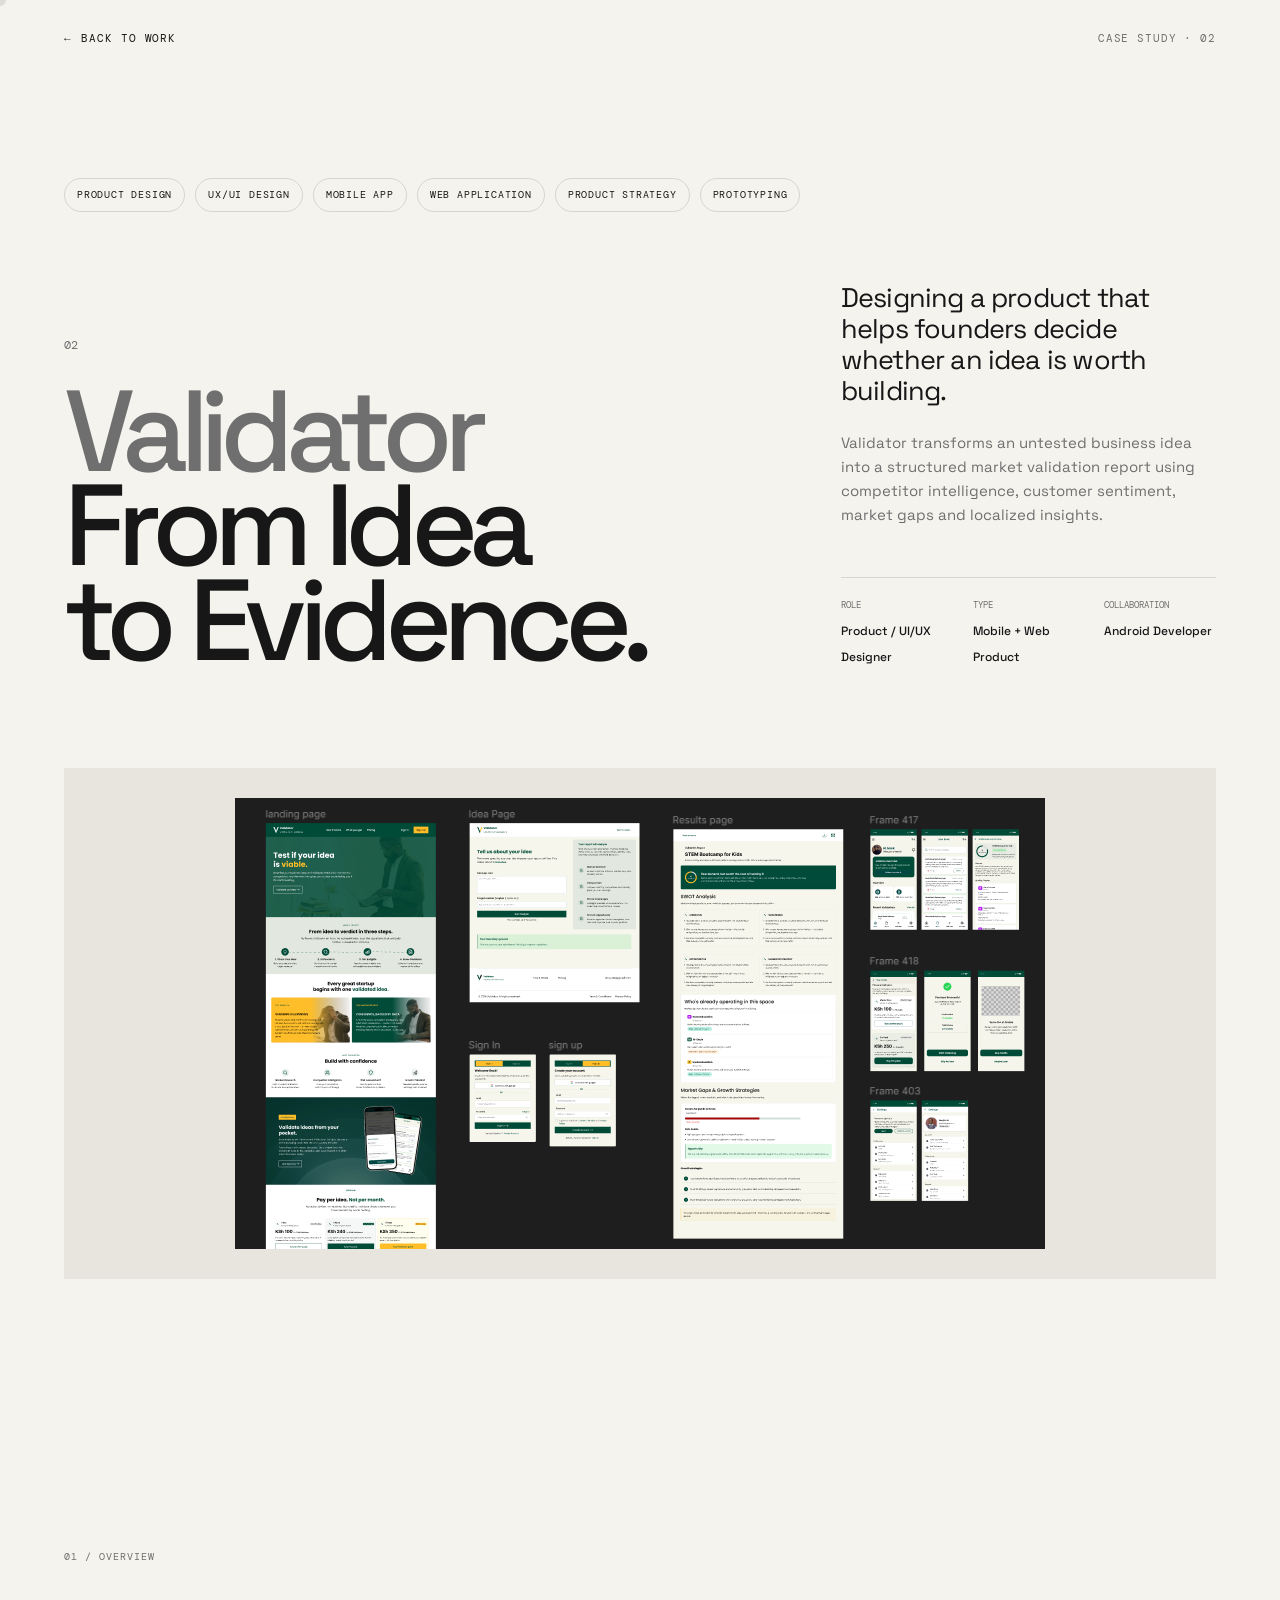
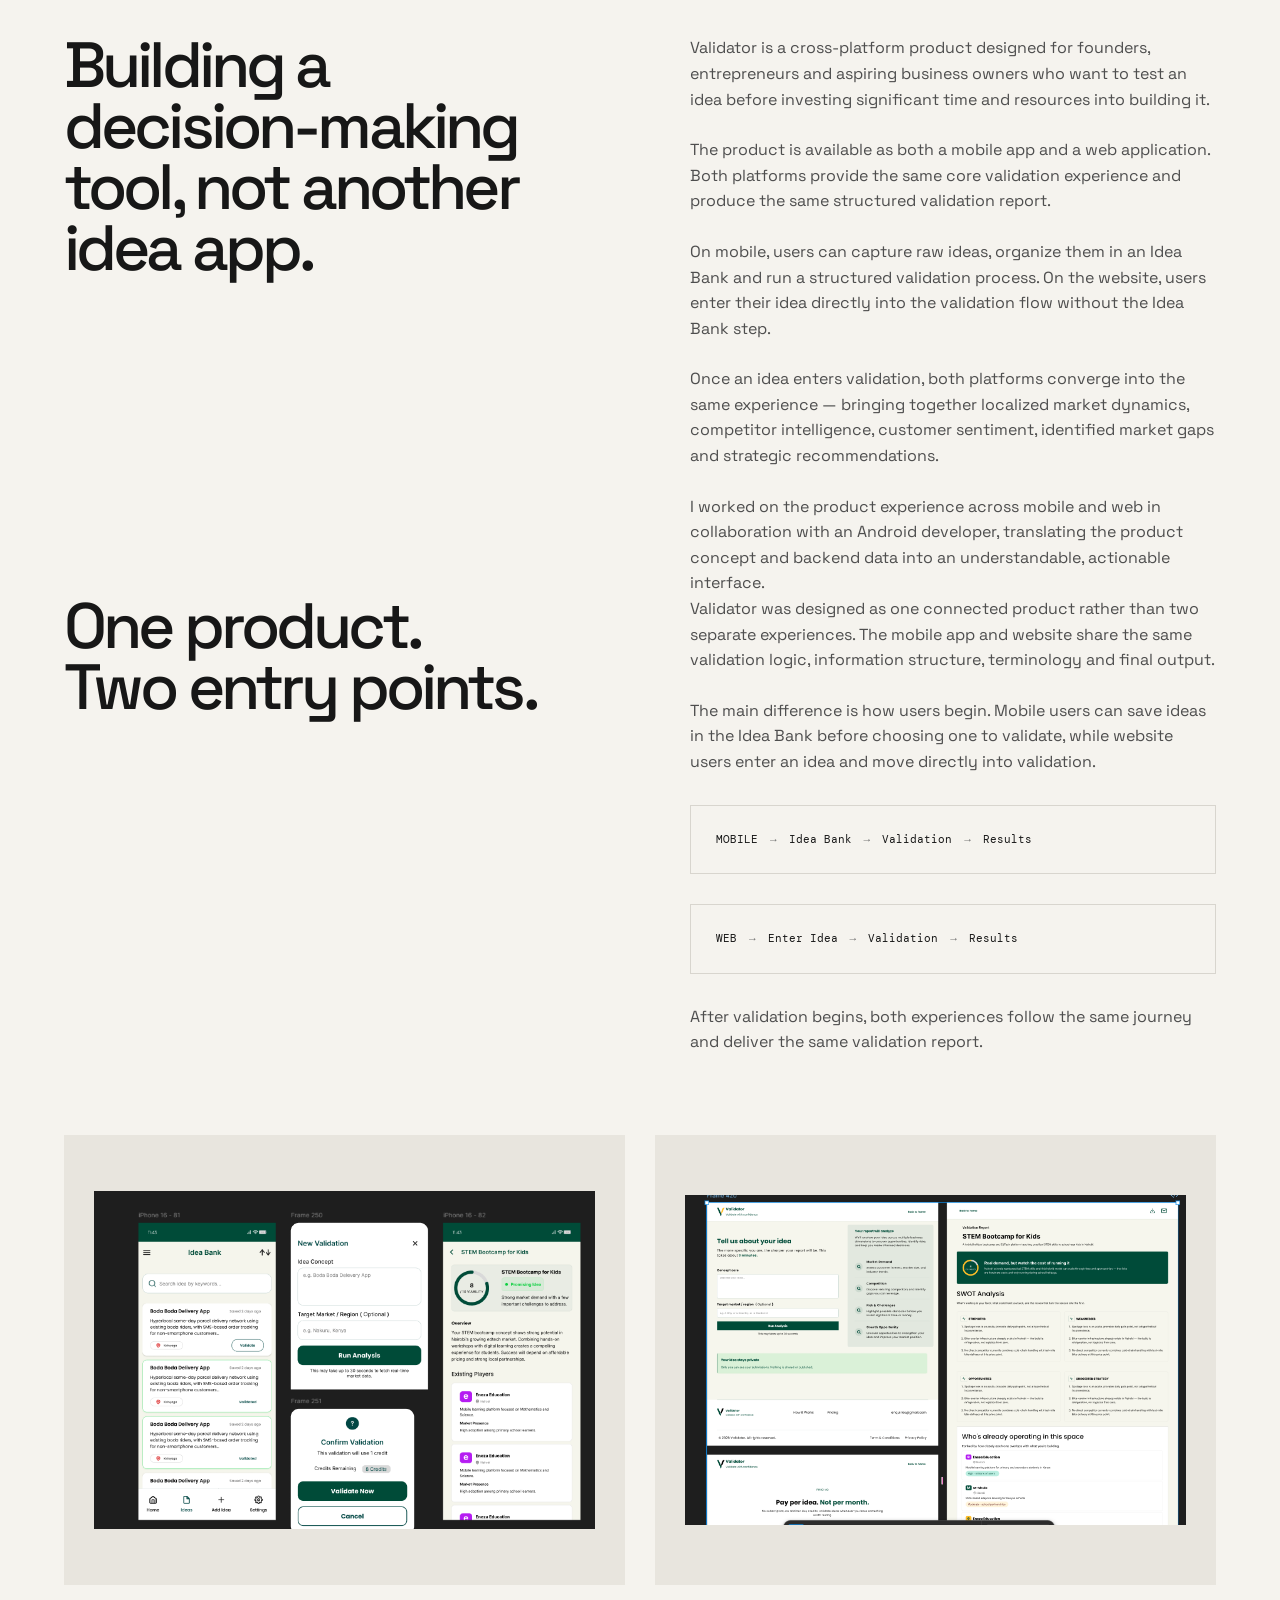
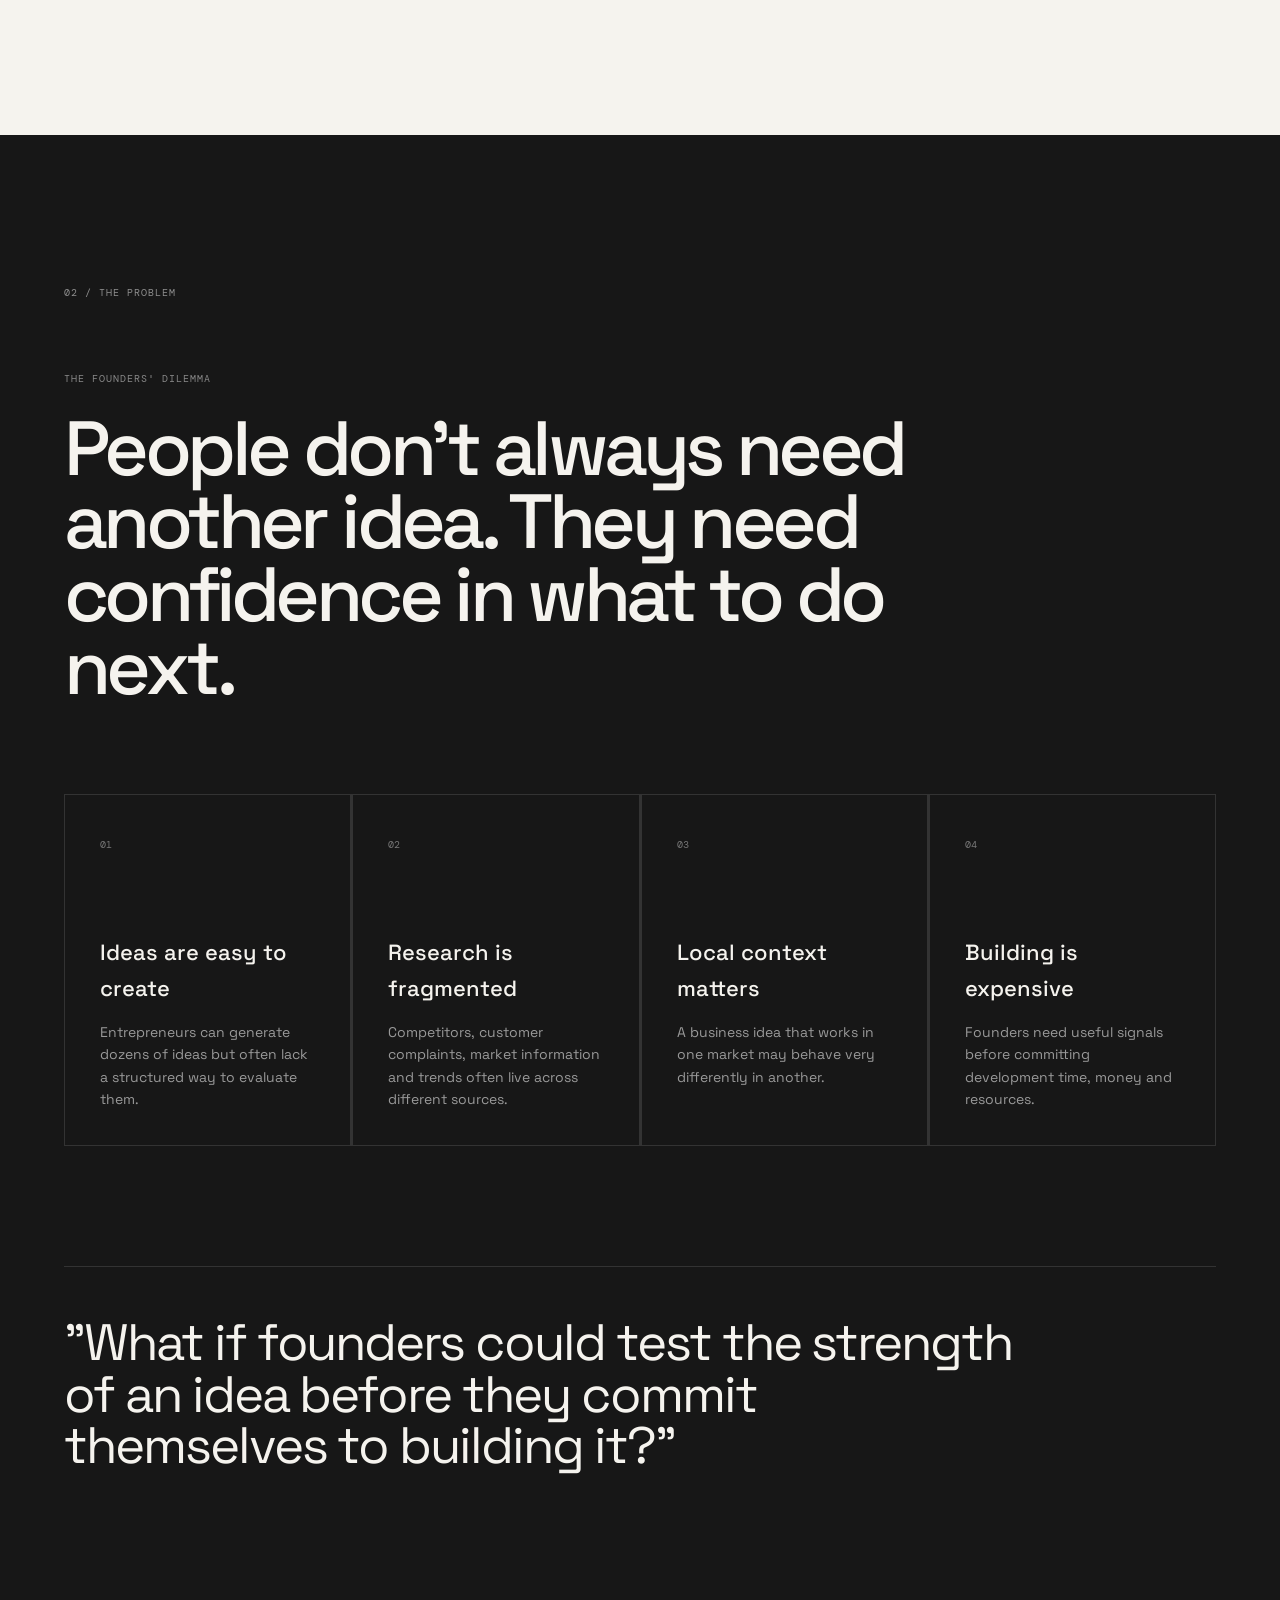
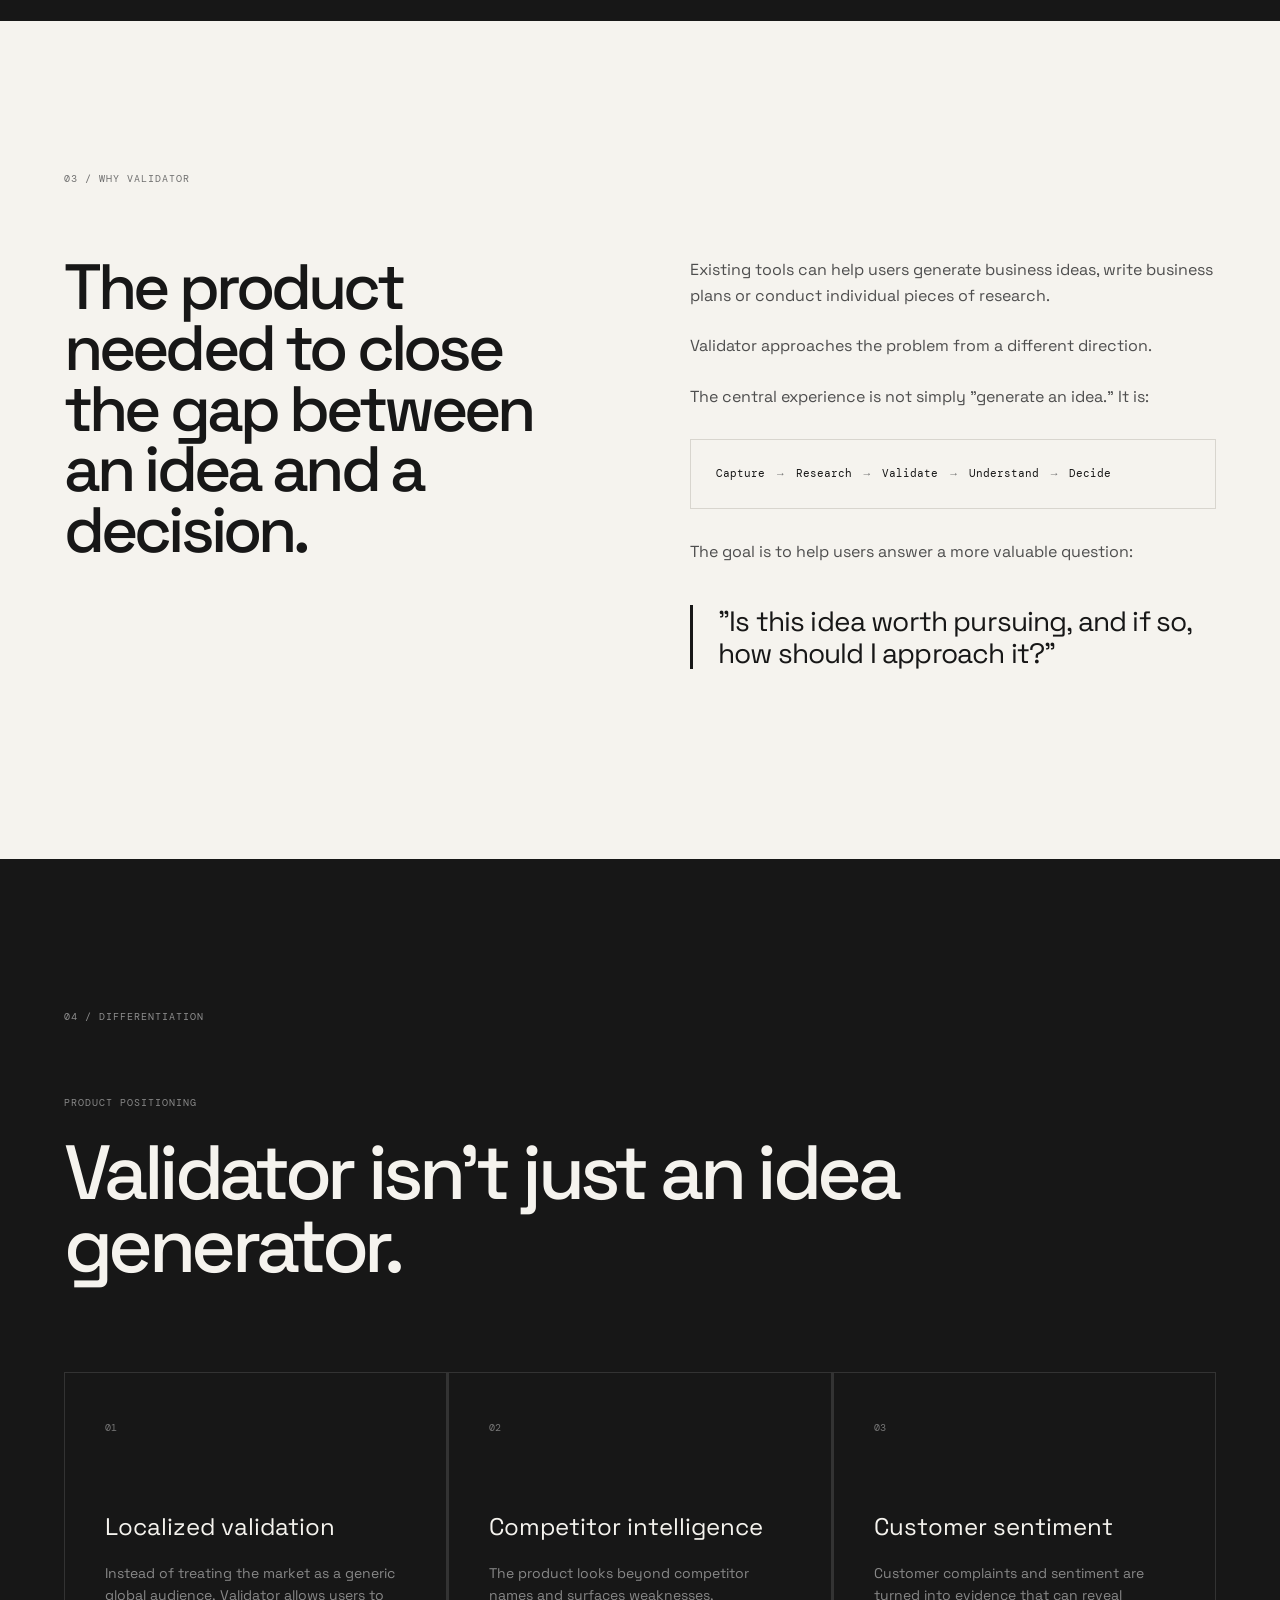
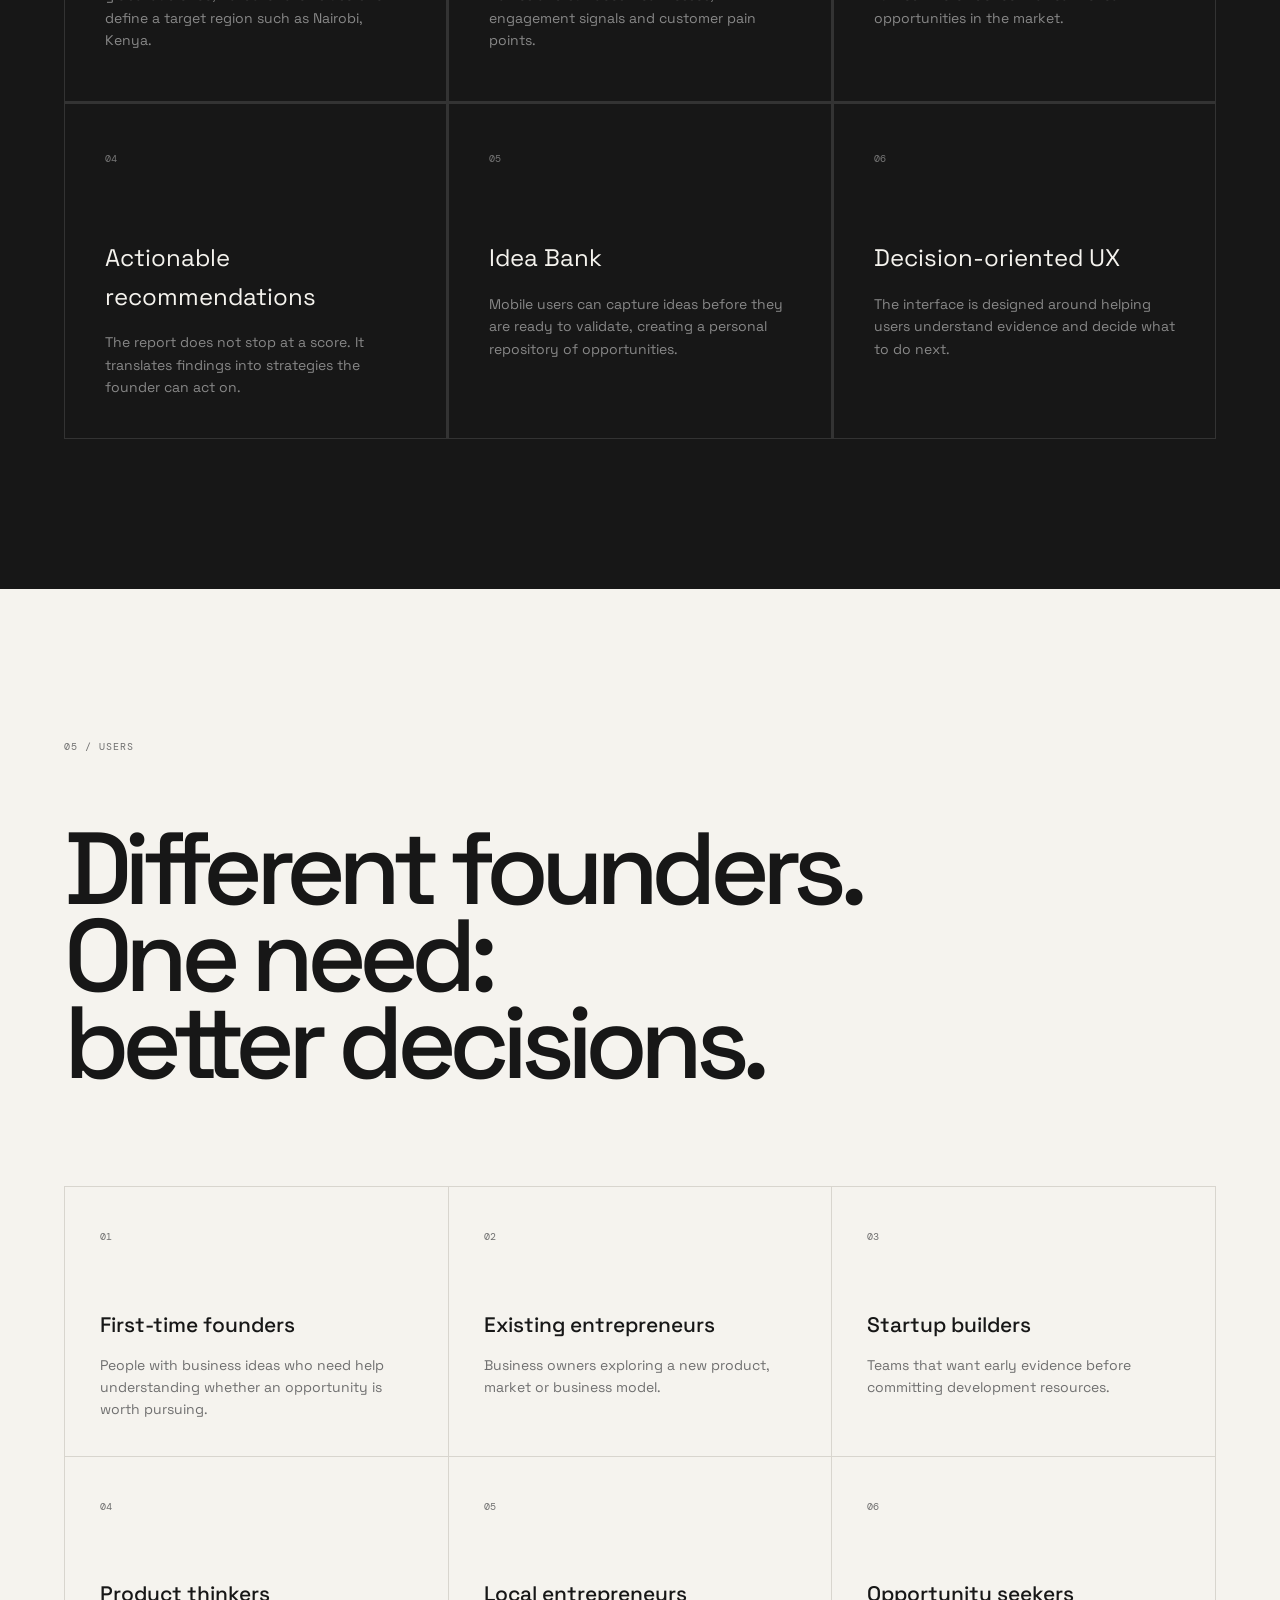
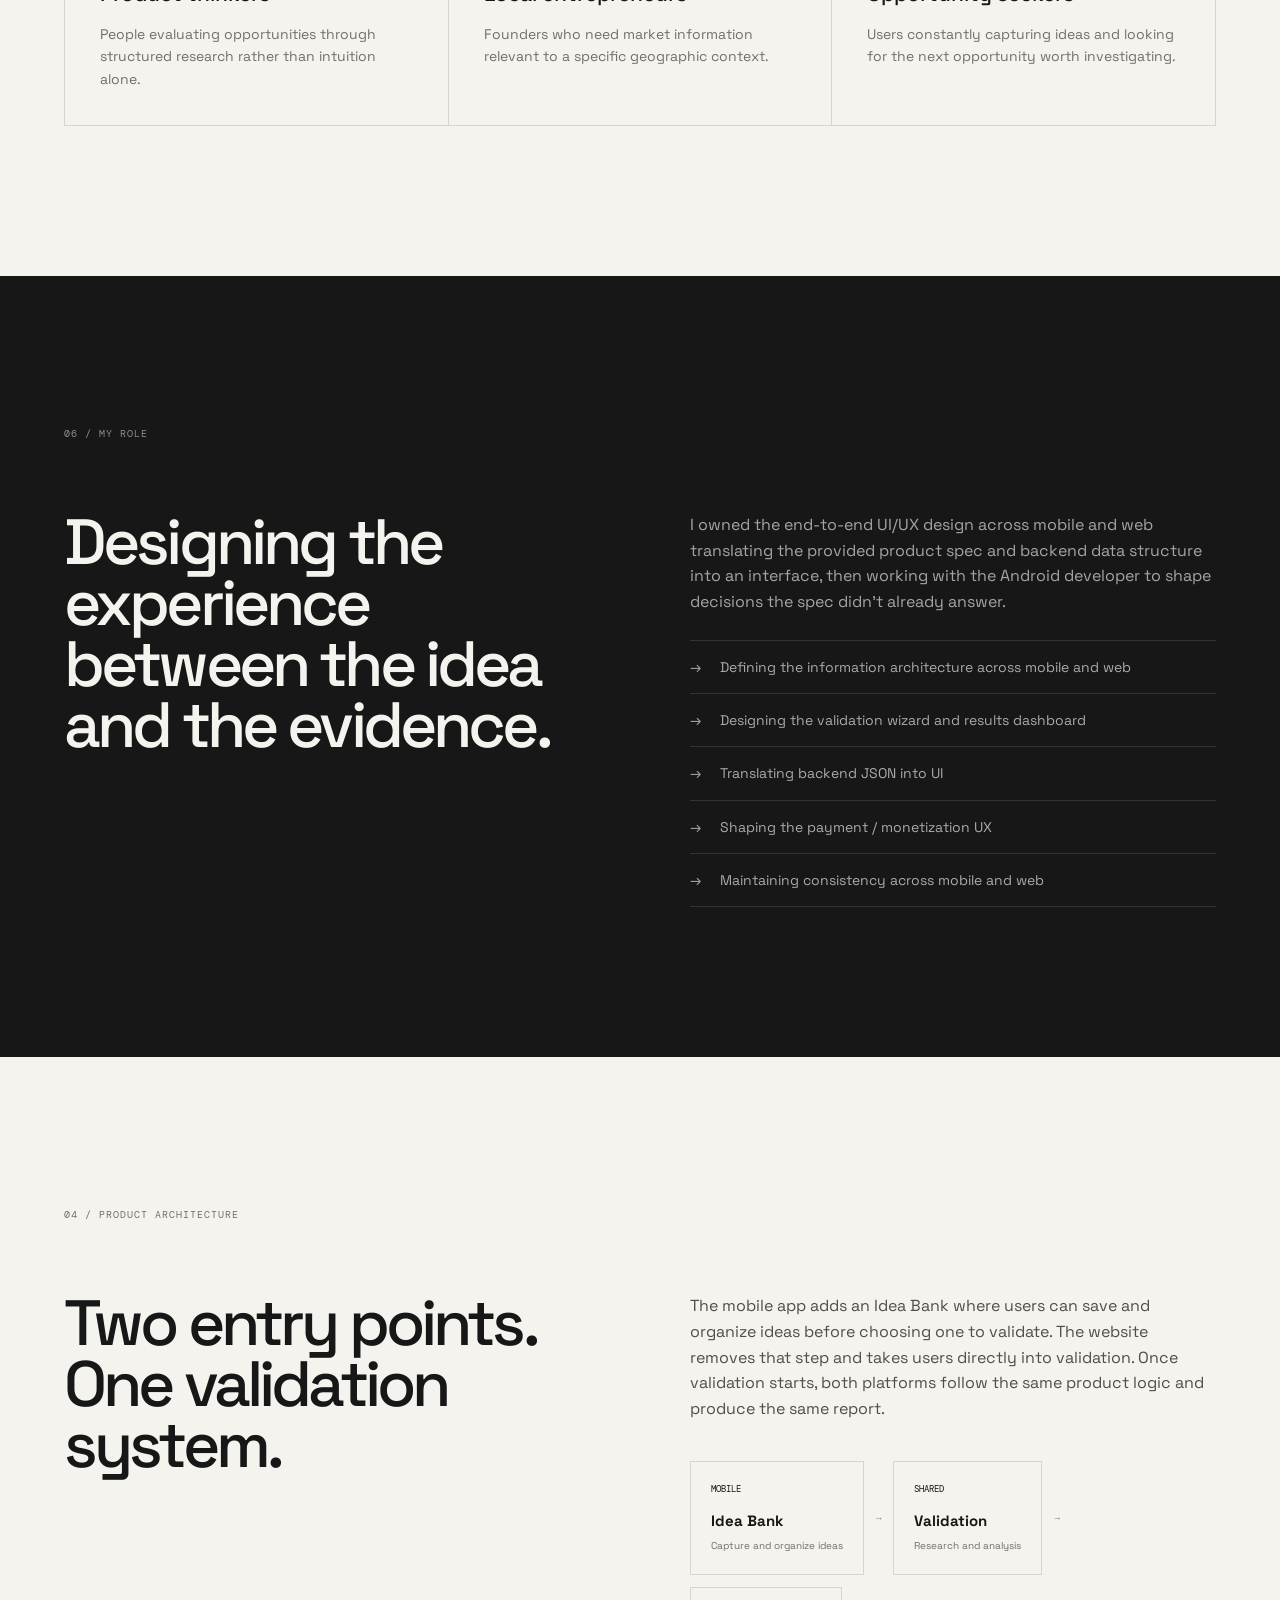
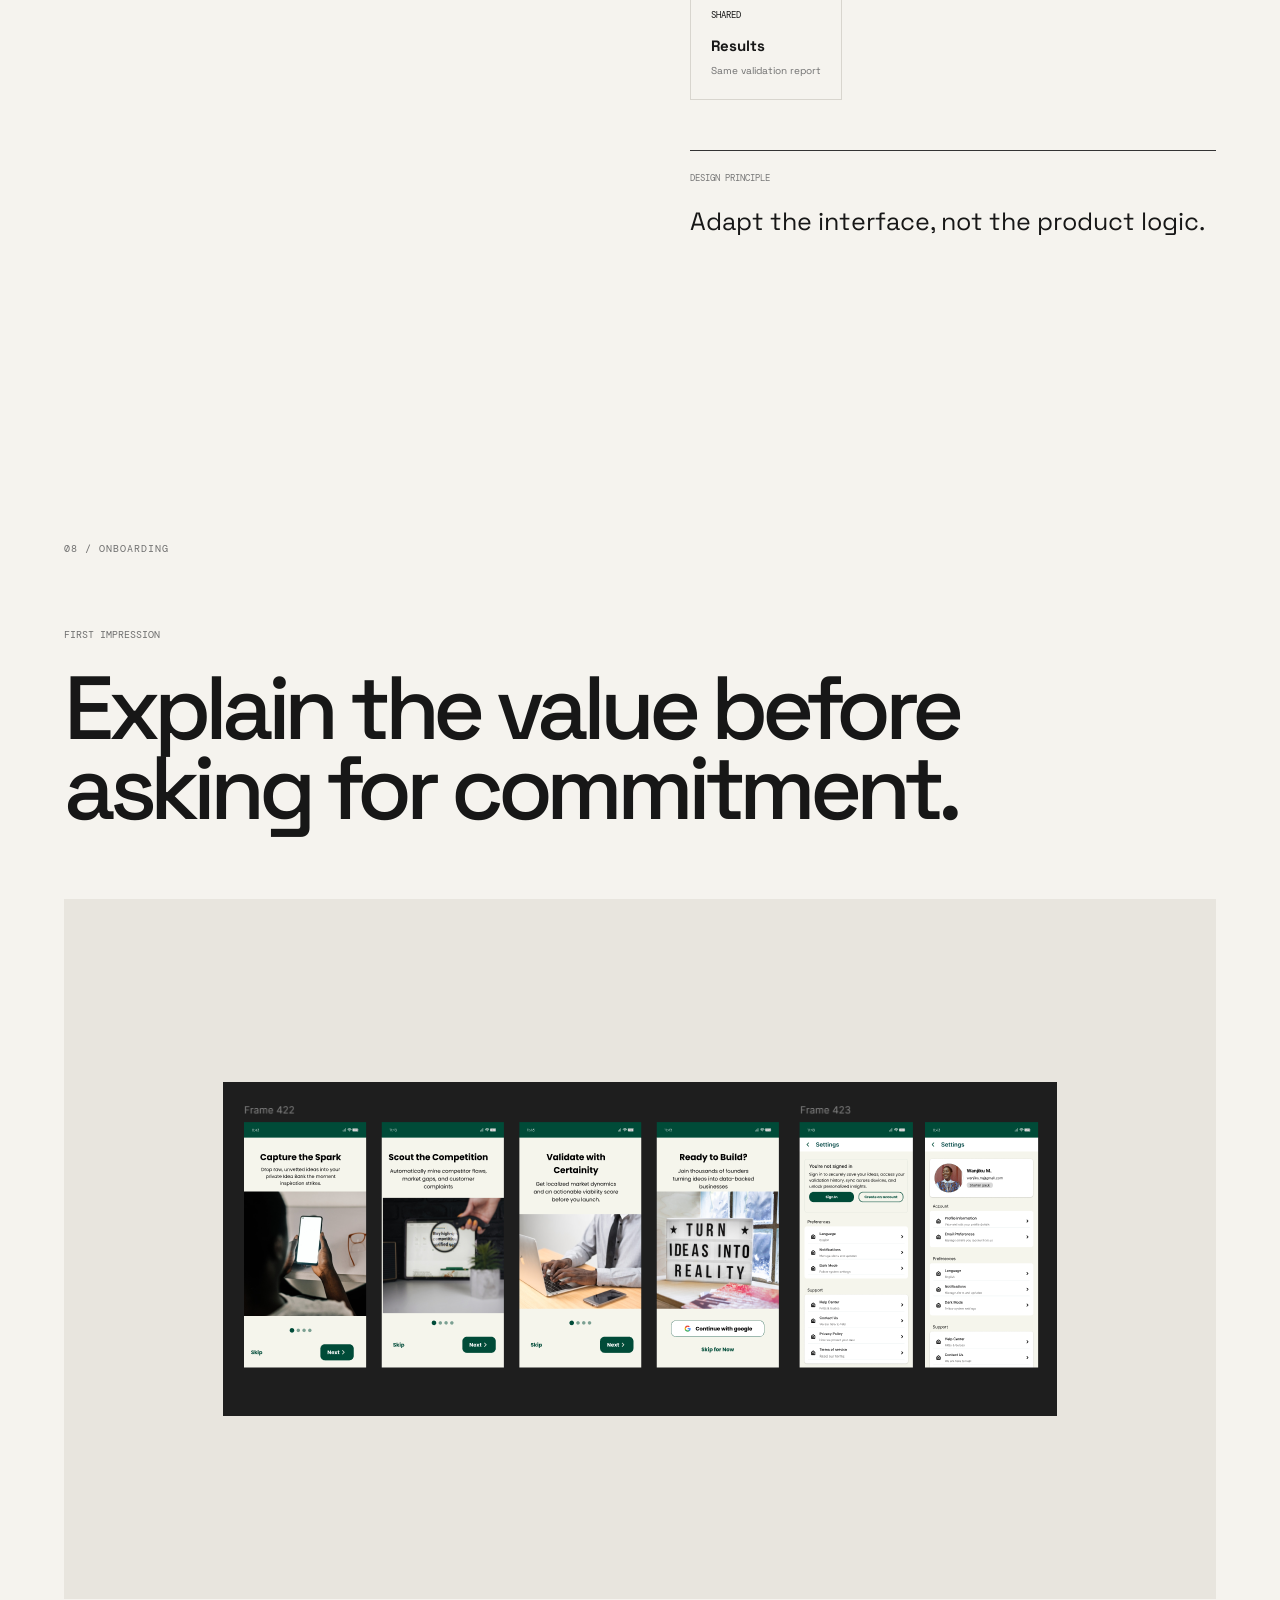
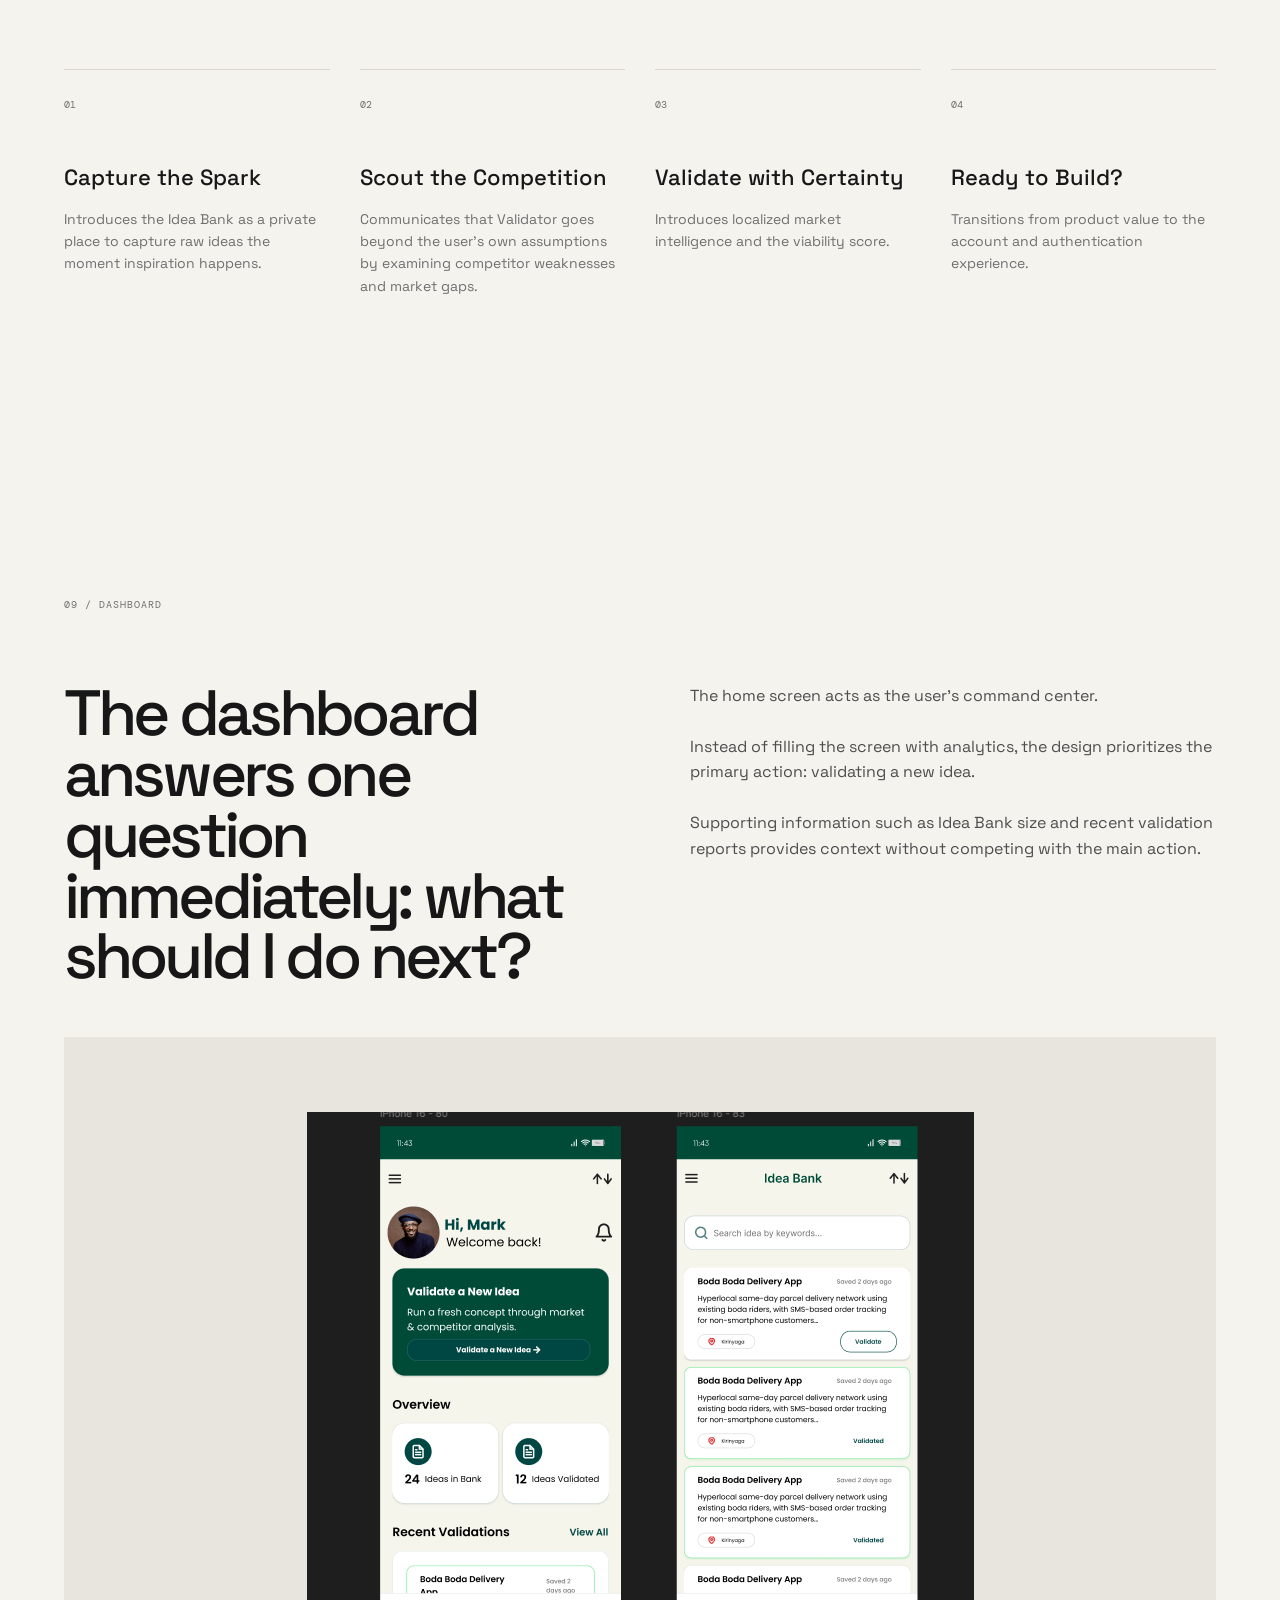
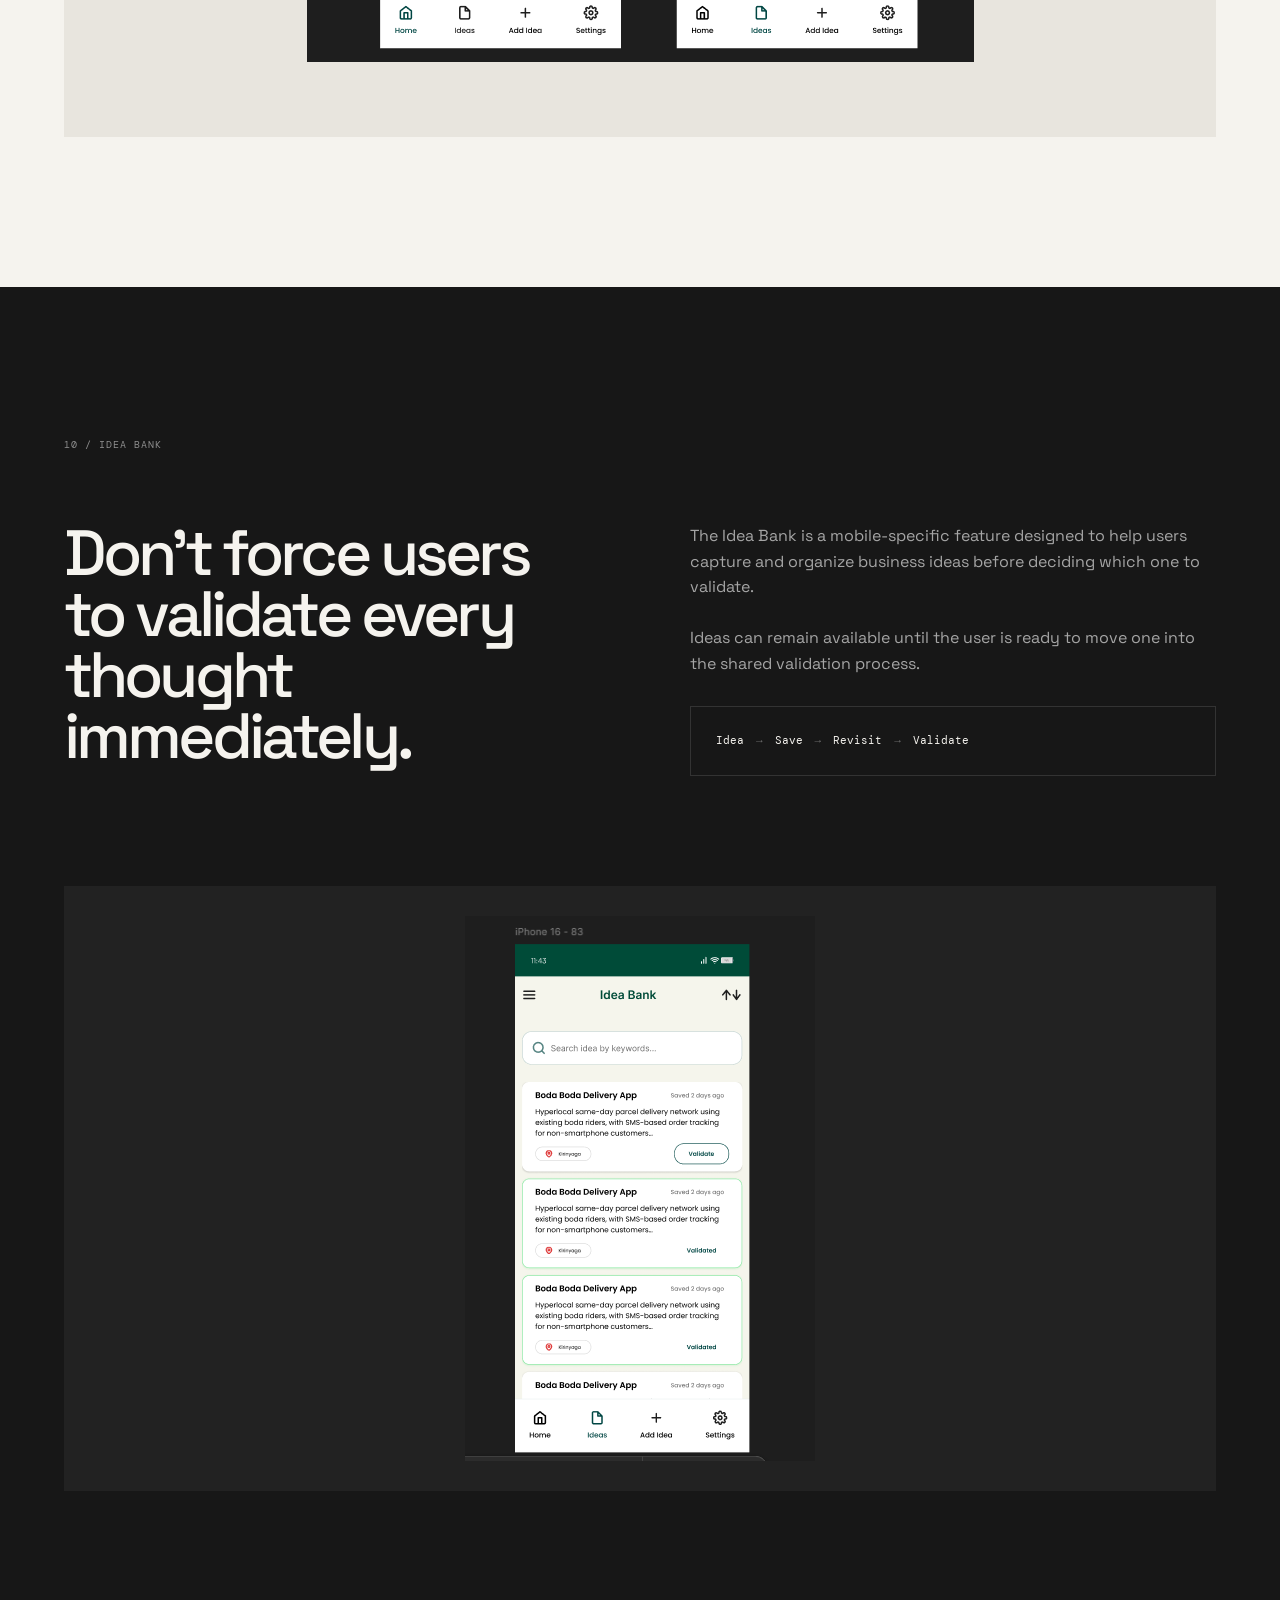
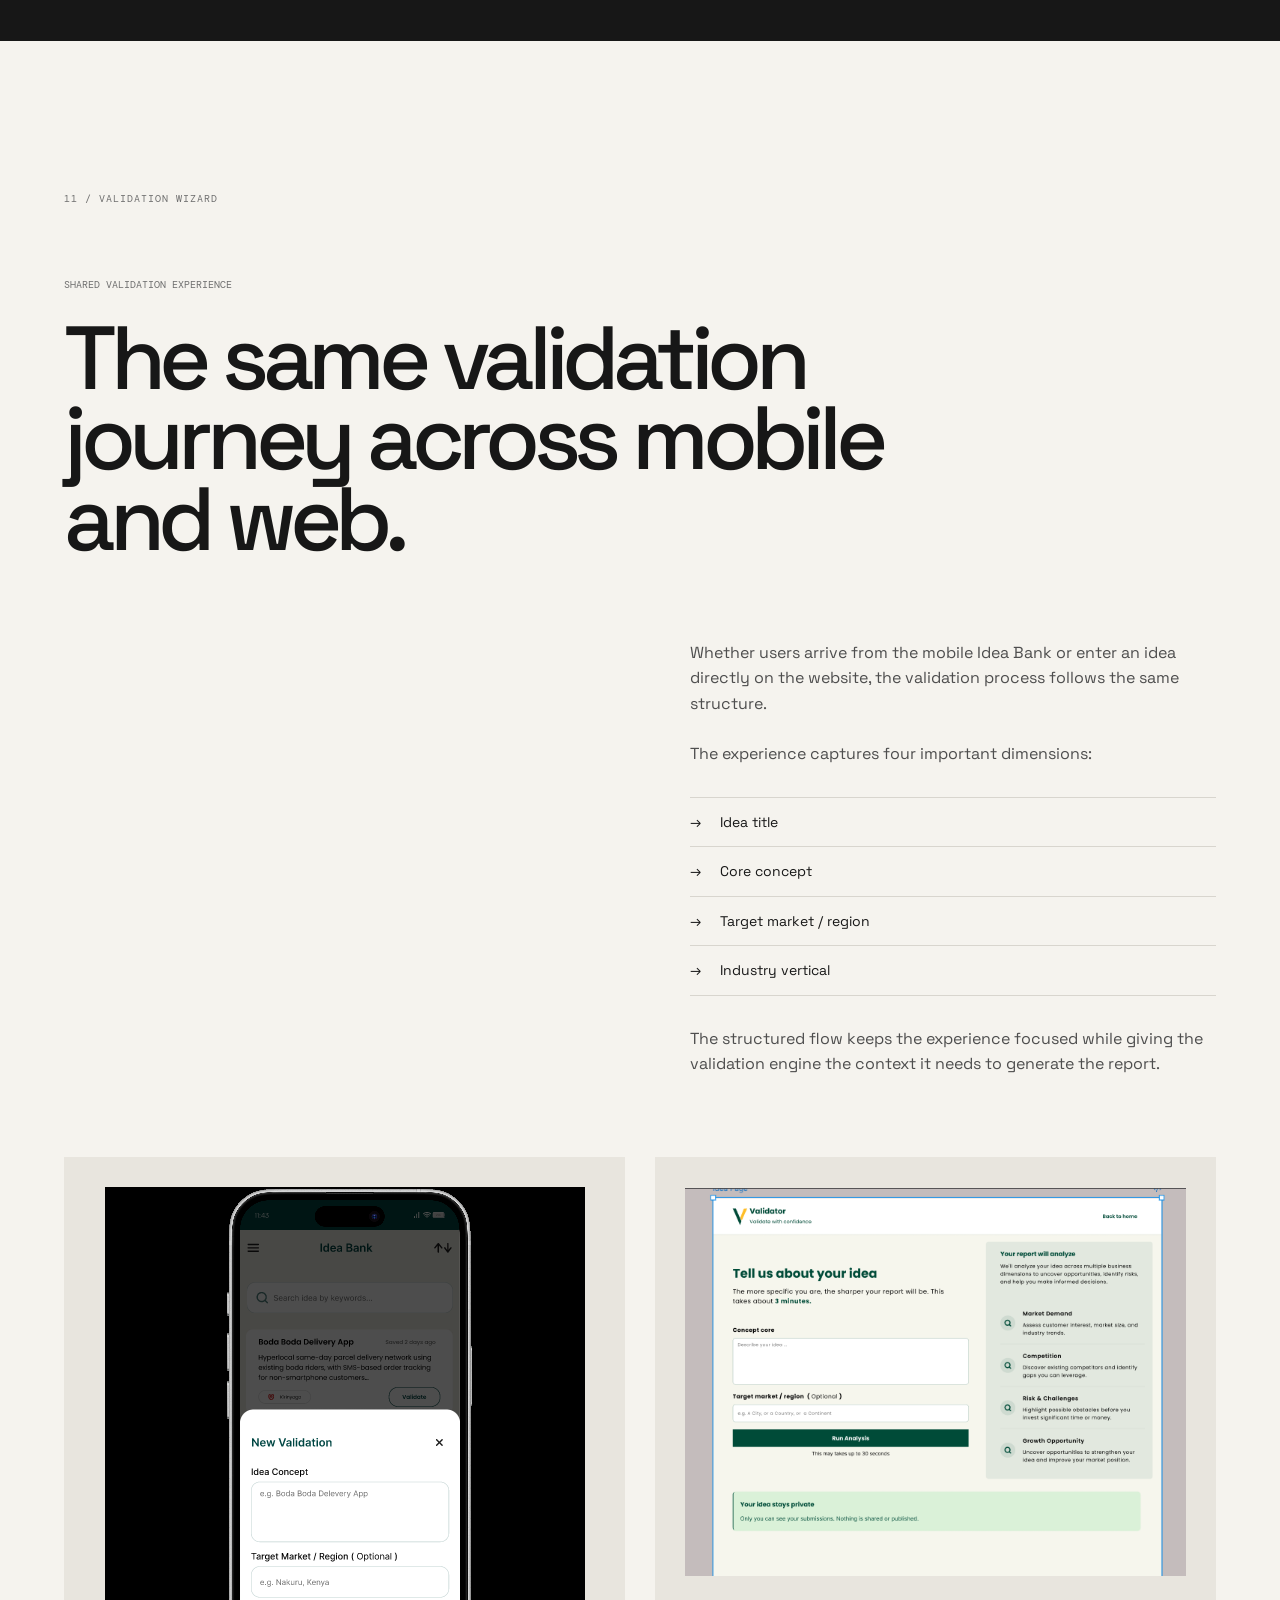
<file: case-studies/validator-case-study.html>
<!DOCTYPE html>
<html lang="en">

<head>

  <meta charset="UTF-8">

  <meta
    name="viewport"
    content="width=device-width, initial-scale=1.0"
  >

  <meta
    name="description"
    content="Validator — Product Design case study by Mercy."
  >

  <title>
    Validator — Product Design Case Study
  </title>


  <!-- GOOGLE FONTS -->

  <link rel="preconnect" href="https://fonts.googleapis.com">

  <link
    rel="preconnect"
    href="https://fonts.gstatic.com"
    crossorigin
  >

  <link
    href="https://fonts.googleapis.com/css2?family=DM+Mono:wght@300;400;500&family=Space+Grotesk:wght@300;400;500;600;700&display=swap"
    rel="stylesheet"
  >


  <!-- CSS -->

  <link
    rel="stylesheet"
    href="validator-case-study.css"
  >

</head>


<body>


  <!-- =========================================
       CUSTOM CURSOR
  ========================================== -->

  <div class="cursor"></div>


  <!-- =========================================
       NAVIGATION
  ========================================== -->

  <header class="case-nav">

    <a
      href="../index.html"
      class="back-link"
    >

      <span>←</span>

      Back to work

    </a>


    <span class="nav-label">

      Case Study · 02

    </span>

  </header>



  <!-- =========================================
       HERO
  ========================================== -->

  <main>

    <section class="case-hero">


      <div class="hero-eyebrow">

        <span>
          PRODUCT DESIGN
        </span>

        <span>
          UX/UI DESIGN
        </span>

        <span>
          MOBILE APP
        </span>

        <span>
          WEB APPLICATION
        </span>

        <span>
          PRODUCT STRATEGY
        </span>

        <span>
          PROTOTYPING
        </span>

      </div>



      <div class="hero-grid">


        <div class="hero-title-wrap">

          <p class="project-number">
            02
          </p>


          <h1>

            <em>Validator</em>

            <br>

            From Idea

            <br>

            to Evidence.

          </h1>

        </div>



        <div class="hero-description">

          <p class="hero-statement">

            Designing a product that helps founders
            decide whether an idea is worth building.

          </p>


          <p>

            Validator transforms an untested business
            idea into a structured market validation
            report using competitor intelligence,
            customer sentiment, market gaps and
            localized insights.

          </p>


          <div class="hero-meta">


            <div>

              <span>
                ROLE
              </span>

              <strong>
                Product / UI/UX Designer
              </strong>

            </div>


            <div>

              <span>
                TYPE
              </span>

              <strong>
                Mobile + Web Product
              </strong>

            </div>


            <div>

              <span>
                COLLABORATION
              </span>

              <strong>
                Android Developer
              </strong>

            </div>


          </div>

        </div>

      </div>

      <!-- HERO IMAGE -->

      <div class="hero-image">

        <div class="image-placeholder hero-screen">

             <img
        src="../images/img2.PNG"
        alt="Validator mobile application interface"
      >

        </div>

      </div>


    </section>



    <!-- =========================================
         PROJECT OVERVIEW
    ========================================== -->

    <section class="content-section intro-section">


      <div class="section-index">
        01 / OVERVIEW
      </div>


      <div class="two-column">


        <h2>

          Building a decision-making
          tool, not another idea app.

        </h2>


        <div class="body-copy">


          <p>

            Validator is a cross-platform product
            designed for founders, entrepreneurs and
            aspiring business owners who want to test
            an idea before investing significant time
            and resources into building it.

          </p>


          <p>

            The product is available as both a mobile
            app and a web application. Both platforms
            provide the same core validation experience
            and produce the same structured validation
            report.

          </p>


          <p>

            On mobile, users can capture raw ideas,
            organize them in an Idea Bank and run a
            structured validation process. On the website,
            users enter their idea directly into the
            validation flow without the Idea Bank step.

          </p>


          <p>

            Once an idea enters validation, both platforms
            converge into the same experience — bringing
            together localized market dynamics, competitor
            intelligence, customer sentiment, identified
            market gaps and strategic recommendations.

          </p>


          <p>

            I worked on the product experience across
            mobile and web in collaboration with an
            Android developer, translating the product
            concept and backend data into an understandable,
            actionable interface.

          </p>

        </div>

      </div>


      <!-- =========================================
           PRODUCT ECOSYSTEM
      ========================================== -->

      <div class="two-column">


        <h2>

          One product.
          <br>
          Two entry points.

        </h2>


        <div class="body-copy">


          <p>

            Validator was designed as one connected
            product rather than two separate experiences.

            The mobile app and website share the same
            validation logic, information structure,
            terminology and final output.

          </p>


          <p>

            The main difference is how users begin.
            Mobile users can save ideas in the Idea Bank
            before choosing one to validate, while website
            users enter an idea and move directly into
            validation.

          </p>


          <div class="flow-highlight">

            MOBILE

            <span>→</span>

            Idea Bank

            <span>→</span>

            Validation

            <span>→</span>

            Results

          </div>


          <div class="flow-highlight">

            WEB

            <span>→</span>

            Enter Idea

            <span>→</span>

            Validation

            <span>→</span>

            Results

          </div>


          <p>

            After validation begins, both experiences
            follow the same journey and deliver the
            same validation report.

          </p>

        </div>

      </div>


      <div class="design-grid two">


        <div class="design-image">

          <div class="image-placeholder">

            <img src="../images/img6.PNG" alt="">

          </div>

        </div>


        <div class="design-image">

          <div class="image-placeholder">

           <img src="../images/img5.PNG" alt="">
          </div>

        </div>


      </div>


    </section>



    <!-- =========================================
         THE PROBLEM
    ========================================== -->

    <section class="dark-section">


      <div class="section-index light">
        02 / THE PROBLEM
      </div>


      <div class="dark-heading">

        <p>
          THE FOUNDERS' DILEMMA
        </p>

        <h2>

          People don't always need
          another idea. They need
          confidence in what to do next.

        </h2>

      </div>



      <div class="problem-grid">


        <article class="problem-card">

          <span>
            01
          </span>

          <h3>
            Ideas are easy to create
          </h3>

          <p>

            Entrepreneurs can generate dozens
            of ideas but often lack a structured
            way to evaluate them.

          </p>

        </article>



        <article class="problem-card">

          <span>
            02
          </span>

          <h3>
            Research is fragmented
          </h3>

          <p>

            Competitors, customer complaints,
            market information and trends often
            live across different sources.

          </p>

        </article>



        <article class="problem-card">

          <span>
            03
          </span>

          <h3>
            Local context matters
          </h3>

          <p>

            A business idea that works in one
            market may behave very differently
            in another.

          </p>

        </article>



        <article class="problem-card">

          <span>
            04
          </span>

          <h3>
            Building is expensive
          </h3>

          <p>

            Founders need useful signals before
            committing development time,
            money and resources.

          </p>

        </article>


      </div>



      <div class="quote-block">

        <p>

          "What if founders could test the
          strength of an idea before they
          commit themselves to building it?"

        </p>

      </div>


    </section>



    <!-- =========================================
         WHY VALIDATOR
    ========================================== -->

    <section class="content-section">


      <div class="section-index">
        03 / WHY VALIDATOR
      </div>


      <div class="two-column">


        <h2>

          The product needed to
          close the gap between
          an idea and a decision.

        </h2>


        <div class="body-copy">

          <p>

            Existing tools can help users generate
            business ideas, write business plans or
            conduct individual pieces of research.

          </p>


          <p>

            Validator approaches the problem from
            a different direction.

          </p>


          <p>

            The central experience is not simply
            "generate an idea." It is:

          </p>


          <div class="flow-highlight">

            Capture

            <span>→</span>

            Research

            <span>→</span>

            Validate

            <span>→</span>

            Understand

            <span>→</span>

            Decide

          </div>


          <p>

            The goal is to help users answer a more
            valuable question:

          </p>


          <blockquote class="inline-quote">

            "Is this idea worth pursuing,
            and if so, how should I approach it?"

          </blockquote>

        </div>

      </div>


    </section>



    <!-- =========================================
         WHAT MAKES VALIDATOR DIFFERENT
    ========================================== -->

    <section class="dark-section">


      <div class="section-index light">
        04 / DIFFERENTIATION
      </div>


      <div class="dark-heading">

        <p>
          PRODUCT POSITIONING
        </p>

        <h2>

          Validator isn't just
          an idea generator.

        </h2>

      </div>


      <div class="difference-grid">


        <article>

          <span>
            01
          </span>

          <h3>
            Localized validation
          </h3>

          <p>

            Instead of treating the market as
            a generic global audience, Validator
            allows users to define a target region
            such as Nairobi, Kenya.

          </p>

        </article>



        <article>

          <span>
            02
          </span>

          <h3>
            Competitor intelligence
          </h3>

          <p>

            The product looks beyond competitor
            names and surfaces weaknesses,
            engagement signals and customer
            pain points.

          </p>

        </article>



        <article>

          <span>
            03
          </span>

          <h3>
            Customer sentiment
          </h3>

          <p>

            Customer complaints and sentiment
            are turned into evidence that can
            reveal opportunities in the market.

          </p>

        </article>



        <article>

          <span>
            04
          </span>

          <h3>
            Actionable recommendations
          </h3>

          <p>

            The report does not stop at a score.
            It translates findings into strategies
            the founder can act on.

          </p>

        </article>



        <article>

          <span>
            05
          </span>

          <h3>
            Idea Bank
          </h3>

          <p>

            Mobile users can capture ideas before
            they are ready to validate, creating a
            personal repository of opportunities.

          </p>

        </article>



        <article>

          <span>
            06
          </span>

          <h3>
            Decision-oriented UX
          </h3>

          <p>

            The interface is designed around
            helping users understand evidence
            and decide what to do next.

          </p>

        </article>


      </div>


    </section>



    <!-- =========================================
         TARGET USERS
    ========================================== -->

    <section class="content-section">


      <div class="section-index">
        05 / USERS
      </div>


      <h2 class="large-heading">

        Different founders.
        <br>
        One need:
        <br>
        better decisions.

      </h2>


      <div class="audience-grid">


        <article>

          <span>
            01
          </span>

          <h3>
            First-time founders
          </h3>

          <p>

            People with business ideas who
            need help understanding whether
            an opportunity is worth pursuing.

          </p>

        </article>



        <article>

          <span>
            02
          </span>

          <h3>
            Existing entrepreneurs
          </h3>

          <p>

            Business owners exploring a new
            product, market or business model.

          </p>

        </article>



        <article>

          <span>
            03
          </span>

          <h3>
            Startup builders
          </h3>

          <p>

            Teams that want early evidence
            before committing development
            resources.

          </p>

        </article>



        <article>

          <span>
            04
          </span>

          <h3>
            Product thinkers
          </h3>

          <p>

            People evaluating opportunities
            through structured research rather
            than intuition alone.

          </p>

        </article>



        <article>

          <span>
            05
          </span>

          <h3>
            Local entrepreneurs
          </h3>

          <p>

            Founders who need market information
            relevant to a specific geographic
            context.

          </p>

        </article>



        <article>

          <span>
            06
          </span>

          <h3>
            Opportunity seekers
          </h3>

          <p>

            Users constantly capturing ideas
            and looking for the next opportunity
            worth investigating.

          </p>

        </article>


      </div>


    </section>



    <!-- =========================================
         MY ROLE
    ========================================== -->

    <section class="dark-section">


      <div class="section-index light">
        06 / MY ROLE
      </div>


      <div class="two-column light-column">


        <h2>

          Designing the experience
          between the idea and
          the evidence.

        </h2>


        <div class="body-copy light-copy">


          <p>

            I owned the end-to-end UI/UX design across
            mobile and web translating the provided
            product spec and backend data structure into
            an interface, then working with the Android
            developer to shape decisions the spec didn't
            already answer.

          </p>

 <ul class="role-list light-list">

            <li>
              Defining the information architecture
              across mobile and web
            </li>

            <li>
              Designing the validation wizard and
              results dashboard
            </li>

            <li>
              Translating backend JSON into UI
            </li>

            <li>
              Shaping the payment / monetization UX
            </li>

            <li>
              Maintaining consistency across mobile
              and web
            </li>

          </ul>

         
              

        </div>

      </div>


    </section>



    <!-- =========================================
         04 / PRODUCT ARCHITECTURE
         ("adapt the interface, not the product logic"
         principle folded in here instead of its own section)
    ========================================== -->

    <section class="content-section">


      <div class="section-index">
        04 / PRODUCT ARCHITECTURE
      </div>


      <div class="two-column">


        <h2>

          Two entry points.
          <br>
          One validation system.

        </h2>


        <div class="body-copy">

          <p>

            The mobile app adds an Idea Bank where
            users can save and organize ideas before
            choosing one to validate. The website
            removes that step and takes users directly
            into validation. Once validation starts,
            both platforms follow the same product
            logic and produce the same report.

          </p>


          <div class="architecture-flow">

            <div>

              <span>
                MOBILE
              </span>

              <strong>
                Idea Bank
              </strong>

              <small>
                Capture and organize ideas
              </small>

            </div>


            <span>
              →
            </span>


            <div>

              <span>
                SHARED
              </span>

              <strong>
                Validation
              </strong>

              <small>
                Research and analysis
              </small>

            </div>


            <span>
              →
            </span>


            <div>

              <span>
                SHARED
              </span>

              <strong>
                Results
              </strong>

              <small>
                Same validation report
              </small>

            </div>

          </div>


          <div class="principle">

            <span>
              DESIGN PRINCIPLE
            </span>

            <strong>

              Adapt the interface,
              not the product logic.

            </strong>

          </div>

        </div>

      </div>


    </section>



    <!-- =========================================
         ONBOARDING
    ========================================== -->

    <section class="feature-section">


      <div class="section-index">
        08 / ONBOARDING
      </div>


      <div class="feature-heading">

        <p>
          FIRST IMPRESSION
        </p>

        <h2>

          Explain the value
          before asking for commitment.

        </h2>

      </div>


      <div class="large-design-image">

        <div class="image-placeholder huge">
        <img src="../images/img7.PNG" alt="">

        </div>

      </div>


      <div class="onboarding-grid">


        <article>

          <span>01</span>

          <h3>
            Capture the Spark
          </h3>

          <p>

            Introduces the Idea Bank as a private
            place to capture raw ideas the moment
            inspiration happens.

          </p>

        </article>


        <article>

          <span>02</span>

          <h3>
            Scout the Competition
          </h3>

          <p>

            Communicates that Validator goes beyond
            the user's own assumptions by examining
            competitor weaknesses and market gaps.

          </p>

        </article>


        <article>

          <span>03</span>

          <h3>
            Validate with Certainty
          </h3>

          <p>

            Introduces localized market intelligence
            and the viability score.

          </p>

        </article>


        <article>

          <span>04</span>

          <h3>
            Ready to Build?
          </h3>

          <p>

            Transitions from product value to the
            account and authentication experience.

          </p>

        </article>


      </div>


    </section>



    <!-- =========================================
         HOME DASHBOARD
    ========================================== -->

    <section class="content-section">


      <div class="section-index">
        09 / DASHBOARD
      </div>


      <div class="two-column">


        <h2>

          The dashboard answers
          one question immediately:
          what should I do next?

        </h2>


        <div class="body-copy">

          <p>

            The home screen acts as the user's
            command center.

          </p>


          <p>

            Instead of filling the screen with
            analytics, the design prioritizes the
            primary action: validating a new idea.

          </p>


          <p>

            Supporting information such as Idea
            Bank size and recent validation reports
            provides context without competing
            with the main action.

          </p>

        </div>

      </div>


      <div class="large-design-image">

        <div class="image-placeholder huge">

        <img src="../images/img8.PNG" alt="">
        </div>

      </div>


    </section>



    <!-- =========================================
         IDEA BANK
    ========================================== -->

    <section class="dark-section">


      <div class="section-index light">
        10 / IDEA BANK
      </div>


      <div class="two-column light-column">


        <h2>

          Don't force users to
          validate every thought
          immediately.

        </h2>


        <div class="body-copy light-copy">

          <p>

            The Idea Bank is a mobile-specific
            feature designed to help users capture
            and organize business ideas before
            deciding which one to validate.

          </p>


          <p>

            Ideas can remain available until the
            user is ready to move one into the
            shared validation process.

          </p>


          <div class="flow-highlight dark-highlight">

            Idea

            <span>→</span>

            Save

            <span>→</span>

            Revisit

            <span>→</span>

            Validate

          </div>

        </div>

      </div>


      <div class="design-image dark-image">

        <div class="image-placeholder">

          <img src="../images/img9.PNG" alt="">
        </div>

      </div>


    </section>



    <!-- =========================================
         VALIDATION WIZARD
    ========================================== -->

    <section class="feature-section">


      <div class="section-index">
        11 / VALIDATION WIZARD
      </div>


      <div class="feature-heading">

        <p>
          SHARED VALIDATION EXPERIENCE
        </p>

        <h2>

          The same validation journey
          across mobile and web.

        </h2>

      </div>


      <div class="two-column feature-copy">


        <div></div>


        <div class="body-copy">

          <p>

            Whether users arrive from the mobile
            Idea Bank or enter an idea directly on
            the website, the validation process
            follows the same structure.

          </p>


          <p>

            The experience captures four important
            dimensions:

          </p>


          <ul class="feature-list">

            <li>
              Idea title
            </li>

            <li>
              Core concept
            </li>

            <li>
              Target market / region
            </li>

            <li>
              Industry vertical
            </li>

          </ul>


          <p>

            The structured flow keeps the experience
            focused while giving the validation engine
            the context it needs to generate the report.

          </p>

        </div>

      </div>


      <div class="design-grid two">


        <div class="design-image">

          <div class="image-placeholder">

            <img src="../images/img12.PNG" alt="">
          </div>

        </div>


        <div class="design-image">

          <div class="image-placeholder">
<img src="../images/img11.PNG" alt="">

          </div>

        </div>


      </div>


    </section>



    <!-- =========================================
         PAYMENT DECISION
    ========================================== -->

    <section class="dark-section payment-section">


      <div class="section-index light">
        12 / PRODUCT DECISION
      </div>


      <div class="dark-heading">

        <p>
          A CHALLENGE WE HAD TO RESOLVE
        </p>

        <h2>

          Should users pay before
          receiving the report?

        </h2>

      </div>


      <div class="payment-grid">


        <article class="payment-option">

          <span>
            OPTION A
          </span>

          <h3>
            Generate first.
            Pay later.
          </h3>

          <ul>

            <li>
              Lower initial friction
            </li>

            <li>
              Users experience the full value
              before paying
            </li>

            <li>
              But analysis resources are consumed
              before payment
            </li>

            <li>
              Creates potential for unpaid reports
            </li>

          </ul>

        </article>



        <article class="payment-option selected">

          <span>
            OPTION B
          </span>

          <h3>
            Pay first.
            Generate second.
          </h3>

          <ul>

            <li>
              Confirms purchase intent
            </li>

            <li>
              Protects the cost of generating
              real-time analysis
            </li>

            <li>
              Reduces abuse and unnecessary
              report generation
            </li>

            <li>
              Establishes a clearer premium
              product boundary
            </li>

          </ul>

        </article>


      </div>


      <div class="decision-callout">

        <span>
          DECISION
        </span>

        <h3>

          Payment happens before the
          validation report is generated.

        </h3>

        <p>

          This wasn't simply a visual or checkout
          decision. The Android developer helped
          clarify the technical and business
          implications of generating a report before
          payment.

        </p>

        <p>

          Because the validation process can require
          real-time market research and backend
          processing, generating a report has an
          actual cost. Requiring payment first creates
          a stronger connection between the paid
          action and the resource-intensive analysis.

        </p>

      </div>


    </section>



    <!-- =========================================
         RESULTS
    ========================================== -->

    <section class="feature-section">


      <div class="section-index">
        13 / RESULTS EXPERIENCE
      </div>


      <div class="feature-heading">

        <p>
          THE MOMENT OF VALUE
        </p>

        <h2>

          A complex backend response
          needed to become a simple
          human decision.

        </h2>

      </div>


      <div class="large-design-image">

        <div class="image-placeholder huge">
<img src="../images/img10.PNG" alt="">

        </div>

      </div>


      <p class="feature-caption">

        The results experience transforms structured
        backend data into a visual report covering
        viability, SWOT analysis, competitors,
        customer sentiment, market vulnerabilities
        and strategic opportunities.

        The same core results and validation output
        are available across mobile and web.

      </p>


    </section>



    <!-- =========================================
         BACKEND TO UI
    ========================================== -->

    <section class="content-section">


      <div class="section-index">
        14 / DATA TO INTERFACE
      </div>


      <div class="two-column">


        <h2>

          Designing the interface
          around the data model.

        </h2>


        <div class="body-copy">

          <p>

            One of the interesting parts of the
            project was working with the backend
            response structure.

          </p>


          <p>

            Instead of designing arbitrary dashboard
            components, I mapped the available data
            into visual blocks that communicate
            different levels of information.

          </p>


          <div class="data-map">

            <div>

              <strong>
                score
              </strong>

              <span>
                → Viability Gauge
              </span>

            </div>


            <div>

              <strong>
                viabilityOverview
              </strong>

              <span>
                → Executive Summary
              </span>

            </div>


            <div>

              <strong>
                competitors
              </strong>

              <span>
                → Competitor Cards
              </span>

            </div>


            <div>

              <strong>
                swot
              </strong>

              <span>
                → SWOT Matrix
              </span>

            </div>


            <div>

              <strong>
                gaps
              </strong>

              <span>
                → Vulnerability & Opportunity
              </span>

            </div>


            <div>

              <strong>
                strategies
              </strong>

              <span>
                → Action Recommendations
              </span>

            </div>

          </div>

        </div>

      </div>


    </section>



    <!-- =========================================
         SCORE
    ========================================== -->

    <section class="dark-section">


      <div class="section-index light">
        15 / VIABILITY SCORE
      </div>


      <div class="two-column light-column">


        <h2>

          Give the founder
          an immediate signal.

        </h2>


        <div class="body-copy light-copy">

          <p>

            The viability score becomes the first
            visual anchor on the results page across
            both mobile and web.

          </p>


          <p>

            In the supplied example backend response,
            the STEM bootcamp idea received a score
            of 7/10.

          </p>


          <div class="score-demo">

            <strong>
              7
            </strong>

            <span>
              /10
            </span>

          </div>


          <p>

            The score is not presented as the entire
            answer. It is an entry point into the
            evidence behind the assessment.

          </p>

        </div>

      </div>


    </section>



    <!-- =========================================
         SWOT
    ========================================== -->

    <section class="content-section">


      <div class="section-index">
        16 / SWOT ANALYSIS
      </div>


      <div class="two-column">


        <h2>

          Turning structured analysis
          into something scannable.

        </h2>


        <div class="body-copy">

          <p>

            SWOT information can become difficult
            to understand when presented as a long
            text response.

          </p>


          <p>

            I structured the information into four
            distinct visual zones so users can compare
            strengths, weaknesses, opportunities and
            strategies quickly.

          </p>

        </div>

      </div>


      <div class="swot-grid">


        <article>

          <span>
            STRENGTHS
          </span>

          <ul>

            <li>
              Hybrid delivery model with take-home kits
            </li>

            <li>
              Alignment with local hubs
            </li>

          </ul>

        </article>


        <article>

          <span>
            WEAKNESSES
          </span>

          <ul>

            <li>
              Hardware costs may exclude
              low-income families
            </li>

            <li>
              Short bootcamp format limits
              long-term retention
            </li>

          </ul>

        </article>


        <article>

          <span>
            OPPORTUNITIES
          </span>

          <ul>

            <li>
              Local partnerships
            </li>

            <li>
              Scholarship opportunities
            </li>

          </ul>

        </article>


        <article>

          <span>
            STRATEGIES
          </span>

          <ul>

            <li>
              Partner with county education offices
            </li>

            <li>
              Leverage open-source tools
            </li>

          </ul>

        </article>


      </div>


    </section>



    <!-- =========================================
         COMPETITOR LANDSCAPE
    ========================================== -->

    <section class="feature-section">


      <div class="section-index">
        17 / COMPETITOR LANDSCAPE
      </div>


      <div class="feature-heading">

        <p>
          EXISTING PLAYERS
        </p>

        <h2>

          Show the market
          before showing the gap.

        </h2>

      </div>


      <div class="competitor-grid">


        <article>

          <span>
            01
          </span>

          <h3>
            Eneza Education
          </h3>

          <p>
            Mobile-based learning platform
            for maths and science.
          </p>

          <small>
            Kenya · High engagement
          </small>

        </article>


        <article>

          <span>
            02
          </span>

          <h3>
            M-Shule
          </h3>

          <p>
            SMS and app-driven personalized
            learning.
          </p>

          <small>
            Nairobi · Strong public-school presence
          </small>

        </article>


      </div>


    </section>



    <!-- =========================================
         MARKET GAPS
    ========================================== -->

    <section class="dark-section">


      <div class="section-index light">
        18 / MARKET GAPS
      </div>


      <div class="dark-heading">

        <p>
          THE HIGHLIGHT
        </p>

        <h2>

          The most valuable insight
          may be hidden inside
          customer complaints.

        </h2>

      </div>


      <div class="gap-layout">


        <div class="sentiment-card">

          <span>
            SENTIMENT
          </span>

          <div class="sentiment-value">
            50%
          </div>

          <p>
            Negative sentiment around pricing
          </p>


          <div class="sentiment-bar">

            <div></div>

          </div>

        </div>



        <div class="pain-points">


          <span>
            MARKET GAP
          </span>

          <h3>
            Affordability and access
          </h3>


          <h4>
            Identified pain points
          </h4>


          <ul>

            <li>
              Kits are too expensive for
              public school students.
            </li>

            <li>
              Limited spots for students outside
              private schools.
            </li>

          </ul>


          <div class="opportunity-box">

            <span>
              OPPORTUNITY
            </span>

            <strong>

              Tiered pricing with scholarships
              to widen access.

            </strong>

          </div>


        </div>


      </div>


    </section>


<!-- =========================================
     HISTORY
========================================== -->

<section class="content-section">

  <div class="section-index">
    19 / HISTORY & ARCHIVE
  </div>

  <div class="two-column">

    <h2>
      Validation should become
      a growing knowledge base.
    </h2>

    <div class="body-copy">

      <p>
        A founder may validate dozens of ideas
        over time.
      </p>

      <p>
        The History screen allows users to return
        to previous reports without repeating the
        analysis.
      </p>

      <p>
        Filters for industry, region and score
        make the archive useful as the number of
        reports grows.
      </p>

    </div>

  </div>

  <div class="design-image">

    <div class="image-placeholder tall">

      <span>
        HISTORY / ARCHIVE
      </span>

      <small>
        Replace with History screen
      </small>

    </div>

  </div>

</section>



    <!-- =========================================
         SETTINGS
    ========================================== -->

    <section class="dark-section">


      <div class="section-index light">
        20 / ACCOUNT & SETTINGS
      </div>


      <div class="two-column light-column">


        <h2>

          Supporting the product
          beyond the core validation flow.

        </h2>


        <div class="body-copy light-copy">

          <p>

            Settings brings together account,
            subscription, privacy and support
            functionality.

          </p>


          <ul class="role-list light-list">

            <li>
              Profile management
            </li>

            <li>
              Subscription tier
            </li>

            <li>
              Report export
            </li>

            <li>
              Clear local cache
            </li>

            <li>
              Bug reporting
            </li>

            <li>
              Feature requests
            </li>

            <li>
              Google Play in-app review
            </li>

          </ul>

        </div>

      </div>


    </section>



    <!-- =========================================
         TECHNICAL COLLABORATION
    ========================================== -->

    <section class="content-section">


      <div class="section-index">
        21 / DESIGN + ENGINEERING
      </div>


      <div class="two-column">


        <h2>

          Designing within
          technical reality.

        </h2>


        <div class="body-copy">

          <p>

            Validator was not designed in isolation.
            I collaborated with the Android developer
            to understand how the product would
            actually behave.

          </p>


          <p>

            Discussions included backend responses,
            local report caching, the Room database,
            report generation time, authentication,
            payment flow and platform-specific
            interactions.

          </p>


          <p>

            Designing the website alongside the mobile
            product also required maintaining a
            consistent validation experience while
            adapting the interface to each platform.

          </p>


          <p>

            This changed how I approached the
            interface. Instead of designing screens
            first and asking engineering to figure
            everything out later, I considered the
            relationship between the interface,
            data and technical implementation.

          </p>


          <div class="principle light-principle">

            <span>
              DESIGN PRINCIPLE
            </span>

            <strong>

              Adapt the interface,
              not the product logic.

            </strong>

          </div>

        </div>

      </div>


    </section>



    <!-- =========================================
         DESIGN DECISIONS
    ========================================== -->

    <section class="dark-section">


      <div class="section-index light">
        22 / DESIGN DECISIONS
      </div>


      <div class="dark-heading">

        <p>
          PRODUCT THINKING
        </p>

        <h2>

          Every screen had a job.

        </h2>

      </div>


      <div class="decision-grid">


        <article>

          <span>
            01
          </span>

          <h3>
            Reduce cognitive load
          </h3>

          <p>

            Complex validation information is
            broken into digestible sections instead
            of presenting one overwhelming report.

          </p>

        </article>


        <article>

          <span>
            02
          </span>

          <h3>
            Lead with the action
          </h3>

          <p>

            The dashboard prioritizes "Validate
            a New Idea" because that is the product's
            primary value-generating action.

          </p>

        </article>


        <article>

          <span>
            03
          </span>

          <h3>
            Evidence before advice
          </h3>

          <p>

            Recommendations are presented after
            competitors, sentiment and market gaps
            so users can understand the reasoning.

          </p>

        </article>


        <article>

          <span>
            04
          </span>

          <h3>
            Progressive disclosure
          </h3>

          <p>

            Users see the most important insight
            first and can continue deeper into the
            report when they need more detail.

          </p>

        </article>


        <article>

          <span>
            05
          </span>

          <h3>
            Make value visible
          </h3>

          <p>

            The viability score, opportunity
            callouts and pain points make the
            product's value immediately visible.

          </p>

        </article>


        <article>

          <span>
            06
          </span>

          <h3>
            Design for trust
          </h3>

          <p>

            Because users are making business
            decisions from the report, the interface
            needs to feel structured, transparent
            and credible.

          </p>

        </article>


      </div>


    </section>



    <!-- =========================================
         CHALLENGES
    ========================================== -->

    <section class="content-section">


      <div class="section-index">
        23 / CHALLENGES
      </div>


      <div class="challenge-grid">


        <article>

          <span>
            01
          </span>

          <h3>
            Turning complex data into simple UI
          </h3>

          <p>

            The backend response contained multiple
            layers of information. The challenge was
            deciding what should be prominent and
            what should remain secondary.

          </p>

        </article>


        <article>

          <span>
            02
          </span>

          <h3>
            Designing for uncertainty
          </h3>

          <p>

            A validation report cannot guarantee
            business success. The interface therefore
            needed to communicate insight without
            presenting the score as an absolute truth.

          </p>

        </article>


        <article>

          <span>
            03
          </span>

          <h3>
            Balancing friction and monetization
          </h3>

          <p>

            Requiring payment before report generation
            protects the product's economics but adds
            friction to the user journey.

          </p>

        </article>


        <article>

          <span>
            04
          </span>

          <h3>
            Maintaining cross-platform consistency
          </h3>

          <p>

            The mobile app and website needed to feel
            like one product while supporting their
            different entry points.

          </p>

        </article>


      </div>


    </section>



    <!-- =========================================
         ITERATION
    ========================================== -->

    <section class="dark-section">


      <div class="section-index light">
        24 / ITERATION
      </div>


      <div class="dark-heading">

        <p>
          THE DESIGN WAS NOT LINEAR
        </p>

        <h2>

          Product decisions evolved
          through conversations.

        </h2>

      </div>


      <div class="iteration-line">

        <div>
          Product concept
        </div>

        <span>→</span>

        <div>
          UX exploration
        </div>

        <span>→</span>

        <div>
          Developer discussion
        </div>

        <span>→</span>

        <div>
          Product refinement
        </div>

      </div>


    </section>



    <!-- =========================================
         OUTCOME
    ========================================== -->

    <section class="content-section outcome-section">


      <div class="section-index">
        25 / OUTCOME
      </div>


      <div class="outcome-heading">

        <h2>

          A product experience designed
          to move founders from
          intuition to evidence.

        </h2>

      </div>


      <div class="outcome-list">

        <span>
          Mobile App
        </span>

        <span>
          Web Application
        </span>

        <span>
          Idea Bank
        </span>

        <span>
          Validation Wizard
        </span>

        <span>
          Payment Flow
        </span>

        <span>
          Results Dashboard
        </span>

        <span>
          Viability Score
        </span>

        <span>
          SWOT
        </span>

        <span>
          Competitor Intelligence
        </span>

        <span>
          Market Gaps
        </span>

        <span>
          History
        </span>

        <span>
          Shared Product System
        </span>

      </div>


      <p class="outcome-copy">

        The design translated Validator's product
        concept and backend data model into a
        connected mobile and web experience.

        The mobile app gives users an Idea Bank
        for capturing and organizing ideas, while
        the website takes users directly into
        validation.

        From that point, both platforms provide
        the same validation journey, evidence,
        analysis and structured report.

      </p>


      <div class="note">

        <span>
          NOTE
        </span>

        <p>

          This case study documents my product and
          UX/UI design contribution across the
          Validator mobile app and web application.
          Implementation details may evolve as the
          product continues to develop.

        </p>

      </div>


    </section>



    <!-- =========================================
         REFLECTION
    ========================================== -->

    <section class="reflection-section">


      <div class="section-index">
        26 / REFLECTION
      </div>


      <div class="reflection-content">


        <p class="reflection-kicker">
          WHAT I LEARNED
        </p>


        <h2>

          The hardest part wasn't
          designing the screens.

        </h2>


        <p>

          Validator pushed me to think beyond
          individual interfaces.

        </p>


        <p>

          I had to think about what information
          users actually needed, how complex backend
          data could become understandable, how the
          product creates value and how technical
          constraints affect the experience.

        </p>


        <p>

          Designing Validator across mobile and web
          also taught me that cross-platform design
          is not about creating two different products.
          It is about maintaining the same core product
          logic and experience while adapting the
          entry point to each platform.

        </p>


        <p>

          In Validator, the mobile app adds the Idea
          Bank as a place to capture and organize
          ideas. The website removes that step and
          takes users directly into validation.

        </p>


        <p>

          Once validation begins, the experience
          converges into the same evidence, analysis,
          scoring and final report.

        </p>


        <p>

          One of the biggest lessons came from
          discussing the payment decision with the
          Android developer.

        </p>


        <blockquote>

          Product design is not just about making
          the interface easy to use. It is about
          making the product make sense.

        </blockquote>


        <p>

          The decision to require payment before
          report generation showed me that UX exists
          inside a larger system. User expectations,
          business economics, backend processing,
          trust and technical feasibility all
          influence the final experience.

        </p>


        <p>

          Validator helped me move from thinking
          primarily as a UI designer toward thinking
          more like a product designer.

        </p>


      </div>


    </section>



    <!-- =========================================
         FINAL CTA
    ========================================== -->

    <section class="next-project">


      <p>
        NEXT PROJECT
      </p>


      <h2>

        Continue exploring
        my work.

      </h2>


      <a
        href="../index.html"
        class="next-link"
      >

        <span>
          Back to selected work
        </span>

        <span>
          ↗
        </span>

      </a>


    </section>


  </main>



  <!-- =========================================
       JAVASCRIPT
  ========================================== -->

  <script>


    /* =========================================
       CURSOR
    ========================================== */

    const cursor =
      document.querySelector(".cursor");


    document.addEventListener(
      "mousemove",
      (e) => {

        cursor.style.left =
          e.clientX + "px";

        cursor.style.top =
          e.clientY + "px";

      }
    );



    /* =========================================
       REVEAL ANIMATION
    ========================================== */

    const revealElements =
      document.querySelectorAll(
        ".content-section, " +
        ".dark-section, " +
        ".feature-section, " +
        ".reflection-section"
      );


    const observer =
      new IntersectionObserver(

        (entries) => {

          entries.forEach(
            (entry) => {

              if (
                entry.isIntersecting
              ) {

                entry.target.classList.add(
                  "visible"
                );

              }

            }
          );

        },

        {
          threshold: 0.08
        }

      );


    revealElements.forEach(
      (element) => {

        element.classList.add(
          "reveal"
        );

        observer.observe(
          element
        );

      }
    );


  </script>


</body>

</html>
</file>
<file: style.css>
:root {
  --paper: #f4f0e8;
  --ink: #171716;
  --muted: #6e6a62;
  --line: #cfc8bc;

  --acid: #d8f23b;
  --orange: #ff6a3d;

  --white: #fffdf8;

  --display: "Syne", sans-serif;
  --body: "DM Sans", sans-serif;
  --mono: "DM Mono", monospace;

  --max: 1320px;
}


/* ================= RESET ================= */

* {
  box-sizing: border-box;
}


html {
  scroll-behavior: smooth;
}


body {
  margin: 0;

  background: var(--paper);
  color: var(--ink);

  font-family: var(--body);
  font-size: 16px;
  line-height: 1.5;

  overflow-x: hidden;
}


/* ================= TEXTURE ================= */

body::before {
  content: "";

  position: fixed;
  inset: 0;

  pointer-events: none;

  opacity: 0.04;

  z-index: 100;

  background-image: url(
    "data:image/svg+xml,%3Csvg viewBox='0 0 180 180' xmlns='http://www.w3.org/2000/svg'%3E%3Cfilter id='n'%3E%3CfeTurbulence type='fractalNoise' baseFrequency='.8' numOctaves='4' stitchTiles='stitch'/%3E%3C/filter%3E%3Crect width='100%25' height='100%25' filter='url(%23n)' opacity='.6'/%3E%3C/svg%3E"
  );
}


/* ================= HEADER ================= */

.site-header {
  height: 82px;

  border-bottom: 1px solid var(--line);

  display: flex;
  align-items: center;
  justify-content: space-between;

  padding: 0 4vw;

  position: sticky;
  top: 0;

  background: rgba(244, 240, 232, 0.9);

  backdrop-filter: blur(14px);

  z-index: 50;

  transition: transform 0.4s ease;
}


.brand {
  display: flex;
  align-items: center;

  gap: 12px;

  color: inherit;
  text-decoration: none;
}


.brand-mark {
  font-family: var(--display);

  font-weight: 800;

  font-size: 18px;

  letter-spacing: -0.08em;

  border: 1.5px solid var(--ink);

  width: 34px;
  height: 34px;

  display: grid;
  place-items: center;

  border-radius: 50%;
}


.brand-name {
  font-weight: 700;

  letter-spacing: -0.03em;
}


.nav {
  display: flex;

  gap: 34px;
}


.nav a,
.header-cta {
  font-size: 13px;

  text-decoration: none;

  color: inherit;
}


.nav a {
  position: relative;
}


.nav a::after {
  content: "";

  position: absolute;

  left: 0;
  bottom: -6px;

  width: 0;
  height: 1px;

  background: var(--ink);

  transition: 0.25s;
}


.nav a:hover::after {
  width: 100%;
}


.header-cta {
  border-bottom: 1px solid var(--ink);

  padding-bottom: 5px;
}


.header-cta span {
  display: inline-block;

  margin-left: 7px;

  transition: transform 0.25s;
}


.header-cta:hover span {
  transform: translate(3px, -3px);
}


/* ================= GENERAL ================= */

.section-pad {
  max-width: var(--max);

  margin: auto;

  padding: 120px 4vw;
}


.kicker,
.eyebrow {
  font:
    500 11px var(--mono);

  letter-spacing: 0.08em;

  text-transform: uppercase;
}


.mono {
  font:
    500 10px var(--mono);

  letter-spacing: 0.08em;
}


/* ================= HERO ================= */

.hero {
  min-height: calc(100vh - 82px);

  display: flex;

  flex-direction: column;

  justify-content: center;

  padding-top: 80px;
  padding-bottom: 80px;
}


.hero-topline {
  display: flex;

  justify-content: space-between;

  border-top: 1px solid var(--ink);

  padding-top: 13px;

  margin-bottom: 40px;

  font:
    500 10px/1 var(--mono);

  letter-spacing: 0.12em;

  text-transform: uppercase;
}


.availability {
  display: flex;

  gap: 8px;

  align-items: center;
}


.availability i {
  width: 7px;
  height: 7px;

  background: #5c9b3e;

  border-radius: 50%;

  display: inline-block;

  box-shadow:
    0 0 0 4px rgba(92, 155, 62, 0.12);
}


.hero-grid {
  display: grid;

  grid-template-columns: 1.12fr 0.88fr;

  gap: 7vw;

  align-items: center;
}


.hero h1 {
  font-family: var(--display);

  font-size: clamp(64px, 8.5vw, 132px);

  line-height: 0.84;

  letter-spacing: -0.075em;

  margin: 20px 0 34px;

  max-width: 880px;

  font-weight: 700;
}


.hero h1 em,
.section-heading h2 em,
.contact-main h2 em {
  font-style: normal;

  display: inline-block;

  color: var(--orange);
}


.hero-intro {
  font-size: 18px;

  line-height: 1.55;

  max-width: 640px;

  color: #45423d;
}


.hero-actions {
  display: flex;

  gap: 28px;

  align-items: center;

  margin-top: 34px;
}


.button {
  display: inline-flex;

  gap: 22px;

  align-items: center;

  text-decoration: none;

  padding: 16px 20px;

  font-weight: 700;

  font-size: 13px;
}


.button-dark {
  background: var(--ink);

  color: var(--paper);
}


.button-dark span {
  font-size: 18px;
}


.text-link {
  color: var(--ink);

  font-size: 13px;

  text-decoration: none;

  border-bottom: 1px solid var(--ink);

  padding-bottom: 4px;
}


.text-link span {
  margin-left: 6px;
}


/* ================= HERO IMAGE ================= */

.hero-art {
  position: relative;
  min-height: 620px;
  display: flex;
  align-items: center;
  justify-content: center;
  overflow: hidden;
}


/* IMAGE CONTAINER */

.hero-image-wrap {
  position: relative;
  width: min(75%, 430px);
  height: 520px;
  z-index: 2;

  overflow: hidden;

  border-radius: 220px 220px 30px 30px;

  transform: rotate(2deg);
}


/* PROFILE IMAGE */

.hero-image {
  width: 100%;
  height: 100%;

  object-fit: cover;

  display: block;

  filter: grayscale(100%);

  transition:
    transform 0.7s ease,
    filter 0.7s ease;
}


/* HOVER EFFECT */

.hero-image-wrap:hover .hero-image {
  transform: scale(1.06);
  filter: grayscale(0%);
}


/* DECORATIVE ORBITS */

.orbit {
  position: absolute;

  border: 1px solid rgba(0, 0, 0, 0.15);

  border-radius: 50%;

  pointer-events: none;
}


.orbit-a {
  width: 520px;
  height: 520px;

  z-index: 1;
}


.orbit-b {
  width: 400px;
  height: 400px;

  z-index: 1;

  transform: rotate(35deg);
}


.orbit-c {
  width: 650px;
  height: 300px;

  z-index: 0;

  transform: rotate(-20deg);
}


/* ================= FLOATING CARDS ================= */

.art-card {
  position: absolute;

  z-index: 4;
}


/* MAIN CARD */

.art-main {
  top: 8%;
  right: 0;

  padding: 22px;

  background: var(--paper, #f5f3ee);

  border: 1px solid rgba(0, 0, 0, 0.1);

  max-width: 220px;
}


/* USER FIRST CARD */

.art-note {
  left: 0;
  bottom: 18%;

  padding: 18px 20px;

  background: #111;
  color: #fff;

  font-size: 0.75rem;

  letter-spacing: 0.15em;
}


/* UX + CODE CARD */

.art-mini {
  right: 8%;
  bottom: 8%;

  padding: 16px;

  background: #fff;

  border: 1px solid rgba(0, 0, 0, 0.15);

  text-align: center;

  font-size: 0.7rem;

  letter-spacing: 0.12em;
}


.art-mini strong {
  font-size: 1.2rem;
}


/* ================= HERO NUMBER ================= */

.hero-number {
  position: absolute;

  right: -10px;
  top: 50%;

  transform: translateY(-50%);

  font-size: 9rem;

  font-weight: 700;

  opacity: 0.05;

  z-index: 0;

  pointer-events: none;
}


/* ================= MOBILE ================= */

@media (max-width: 768px) {

  .hero-art {
    min-height: 520px;
    margin-top: 40px;
  }


  .hero-image-wrap {
    width: 75%;
    height: 450px;

    border-radius: 180px 180px 25px 25px;
  }


  .orbit-a {
    width: 430px;
    height: 430px;
  }


  .orbit-b {
    width: 330px;
    height: 330px;
  }


  .orbit-c {
    width: 480px;
    height: 250px;
  }


  .art-main {
    top: 4%;
    right: 0;

    transform: scale(0.85);
    transform-origin: top right;
  }


  .art-note {
    left: 0;
    bottom: 15%;
  }


  .art-mini {
    right: 2%;
    bottom: 5%;
  }


  .hero-number {
    font-size: 6rem;
  }

}

/* ================= TICKER ================= */

.ticker {
  border-top: 1px solid var(--ink);

  border-bottom: 1px solid var(--ink);

  overflow: hidden;

  white-space: nowrap;

  background: var(--ink);

  color: var(--paper);
}


.ticker-track {
  display: flex;

  gap: 28px;

  align-items: center;

  width: max-content;

  padding: 16px 0;

  animation: marquee 24s linear infinite;

  font:
    700 12px var(--mono);

  letter-spacing: 0.08em;
}


.ticker b {
  color: var(--acid);
}


@keyframes marquee {

  to {
    transform: translateX(-50%);
  }

}


/* ================= SECTION HEADINGS ================= */

.section-heading {
  display: grid;

  grid-template-columns: 180px 1fr;

  gap: 35px;

  align-items: start;

  margin-bottom: 72px;
}


.section-heading > div {
  display: flex;

  gap: 16px;

  align-items: center;
}


.section-index {
  font:
    500 10px var(--mono);

  color: var(--orange);
}


.eyebrow {
  color: var(--muted);
}


.section-heading h2 {
  font-family: var(--display);

  font-size: clamp(48px, 6vw, 88px);

  line-height: 0.9;

  letter-spacing: -0.07em;

  margin: 0;

  max-width: 850px;
}


.section-heading > p {
  grid-column: 2;

  margin: 10px 0 0;

  max-width: 570px;

  color: var(--muted);

  font-size: 16px;
}


/* ================= PROJECTS ================= */

.project {
  margin-bottom: 100px;
}


.project-meta {
  display: flex;

  gap: 30px;

  padding-bottom: 13px;

  border-bottom: 1px solid var(--ink);

  color: var(--muted);

  font:
    500 10px/1 var(--mono);

  letter-spacing: 0.12em;

  text-transform: uppercase;
}


.project-meta span:first-child {
  color: var(--ink);
}


.project-visual {
  position: relative;

  overflow: hidden;
}


/* ================= NDC ================= */

.ndc-visual {
  margin-top: 0;

  background: #e6e2da;

  padding: 5vw 5vw 0;
}


.ndc-visual img {
  display: block;

  width: 100%;

  height: auto;

  box-shadow:
    0 25px 50px rgba(0, 0, 0, 0.12);

  transition:
    transform 0.8s cubic-bezier(0.2, 0.7, 0.2, 1);
}


.project-featured:hover
.ndc-visual img {
  transform:
    translateY(-8px)
    scale(1.012);
}


.project-stamp {
  position: absolute;

  right: 2.5%;
  bottom: 4%;

  background: var(--acid);

  border: 1px solid var(--ink);

  padding: 20px;

  font:
    800 30px/0.8 var(--display);

  letter-spacing: -0.08em;

  transform: rotate(-5deg);
}


.project-stamp small {
  font:
    500 8px var(--mono);

  letter-spacing: 0.08em;
}


.project-info {
  display: grid;

  grid-template-columns: 1.2fr 0.8fr;

  gap: 70px;

  padding-top: 28px;
}


.project-label {
  font:
    500 10px var(--mono);

  letter-spacing: 0.08em;

  text-transform: uppercase;

  color: var(--orange);

  margin: 0 0 10px;
}


.project-info h3 {
  font-family: var(--display);

  font-size: clamp(32px, 4vw, 58px);

  line-height: 0.93;

  letter-spacing: -0.06em;

  margin: 0;

  max-width: 720px;
}


.project-detail {
  max-width: 450px;

  color: var(--muted);
}


.project-detail p,
.project-info.compact > p {
  margin-top: 0;
}


.arrow-link {
  display: inline-flex;

  gap: 14px;

  align-items: center;

  margin-top: 18px;

  color: var(--ink);

  font:
    500 12px var(--mono);

  text-transform: uppercase;

  text-decoration: none;

  border-bottom: 1px solid var(--ink);

  padding-bottom: 7px;
}


.arrow-link span {
  font-size: 17px;
}


/* ================= PROJECT GRID ================= */

.project-grid {
  display: grid;

  grid-template-columns: 1fr 1fr;

  gap: 60px;
}


.project-half {
  margin: 0;
}


.project-half .project-meta {
  justify-content: space-between;
}


/* ================= NEXA ================= */

.nexa-visual {
  height: 620px;

  background: var(--acid);

  display: grid;

  place-items: center;

  overflow: hidden;
}


.phone-ui {
  width: 260px;
  height: 520px;

  background: var(--white);

  border: 8px solid var(--ink);

  border-radius: 30px;

  box-shadow:
    24px 28px 0 rgba(23, 23, 22, 0.9);

  padding: 18px;

  position: relative;

  z-index: 2;

  transform: rotate(6deg);

  display: flex;

  flex-direction: column;

  gap: 22px;
}


.phone-top {
  font:
    500 9px var(--mono);

  display: flex;

  justify-content: space-between;
}


.balance {
  font:
    500 12px var(--body);
}


.balance strong {
  display: block;

  font-family: var(--display);

  font-size: 23px;

  letter-spacing: -0.05em;
}


.balance small {
  display: block;

  color: var(--muted);

  font-size: 9px;

  margin-top: 35px;
}


.balance b {
  font-family: var(--display);

  font-size: 24px;

  letter-spacing: -0.05em;

  display: block;

  margin-top: 3px;
}


.quick-actions {
  display: flex;

  justify-content: space-between;
}


.quick-actions i {
  font-style: normal;

  width: 39px;
  height: 39px;

  border-radius: 50%;

  background: var(--paper);

  display: grid;

  place-items: center;

  font-size: 13px;
}


.transaction {
  display: flex;

  justify-content: space-between;

  font-size: 10px;

  border-top: 1px solid var(--line);

  padding-top: 13px;
}


.transaction b {
  font-weight: 600;
}


.visual-word {
  position: absolute;

  font:
    800 150px/1 var(--display);

  letter-spacing: -0.1em;

  left: 4%;
  bottom: 2%;

  color: transparent;

  -webkit-text-stroke:
    1px rgba(23, 23, 22, 0.35);
}


/* ================= VALIDATOR ================= */

.validator-visual {
  height: 620px;

  background: var(--orange);

  display: grid;

  place-items: center;
}


.validator-window {
  width: 80%;

  max-width: 520px;

  background: var(--ink);

  color: var(--paper);

  transform: rotate(-4deg);

  box-shadow:
    25px 25px 0 var(--acid);
}


.window-bar {
  height: 32px;

  border-bottom: 1px solid #45433e;

  display: flex;

  align-items: center;

  gap: 6px;

  padding: 0 12px;
}


.window-bar span {
  width: 6px;
  height: 6px;

  border: 1px solid var(--paper);

  border-radius: 50%;
}


.validator-inner {
  padding: 38px;
}


.validator-inner h4 {
  font:
    700 clamp(36px, 4vw, 58px)/0.88 var(--display);

  letter-spacing: -0.07em;

  margin: 55px 0 30px;
}


.validator-inner h4 em {
  font-style: normal;

  color: var(--acid);
}


.score {
  display: flex;

  align-items: end;

  gap: 14px;
}


.score strong {
  font:
    700 74px/0.8 var(--display);

  letter-spacing: -0.08em;
}


.score span {
  font:
    500 9px var(--mono);

  color: #aaa;

  line-height: 1.25;
}


.score-lines {
  display: grid;

  gap: 6px;

  margin-top: 30px;
}


.score-lines i {
  display: block;

  height: 4px;

  background: var(--paper);
}


.score-lines i:nth-child(2) {
  width: 82%;

  background: var(--acid);
}


.score-lines i:nth-child(3) {
  width: 60%;

  background: var(--orange);
}


/* ================= COMPACT PROJECT INFO ================= */

.project-info.compact {
  display: block;

  padding-top: 24px;
}


.project-info.compact h3 {
  font-size: clamp(29px, 3vw, 43px);

  max-width: 650px;
}


.project-info.compact > p {
  max-width: 560px;

  color: var(--muted);

  margin-top: 18px;
}


/* ================= MORE WORK ================= */

.more-work {
  border-top: 1px solid var(--ink);

  padding-top: 20px;

  display: flex;

  justify-content: space-between;

  gap: 40px;

  font:
    500 10px var(--mono);

  letter-spacing: 0.08em;

  text-transform: uppercase;
}


.more-work p {
  margin: 0;

  color: var(--muted);

  max-width: 650px;

  text-transform: none;

  letter-spacing: 0;

  font-family: var(--body);

  font-size: 14px;
}


/* ================= ABOUT ================= */

.about {
  background: var(--ink);

  color: var(--paper);

  max-width: none;
}


.about .section-heading {
  max-width: var(--max);

  margin-left: auto;
  margin-right: auto;
}


.about .eyebrow,
.about .section-heading > p {
  color: #aaa;
}


.about .section-heading h2 {
  max-width: 1000px;
}


.about .section-index {
  color: var(--acid);
}


.about-grid {
  max-width: var(--max);

  margin: auto;

  display: grid;

  grid-template-columns: 1.1fr 0.9fr;

  gap: 10vw;
}


.about-statement .big-copy {
  font:
    500 clamp(32px, 4vw, 58px)/0.95 var(--display);

  letter-spacing: -0.06em;

  margin: 0 0 35px;
}


.about-statement > p:last-child {
  max-width: 580px;

  color: #aaa;
}


.about-side {
  display: flex;

  flex-direction: column;

  justify-content: space-between;

  gap: 80px;
}


.pull-quote {
  font:
    500 22px/1.2 var(--display);

  letter-spacing: -0.03em;

  padding-left: 25px;

  border-left: 2px solid var(--orange);
}


.about-facts {
  border-top: 1px solid #444;
}


.about-facts div {
  display: flex;

  justify-content: space-between;

  border-bottom: 1px solid #444;

  padding: 14px 0;

  font:
    500 11px var(--mono);

  text-transform: uppercase;
}


.about-facts p {
  margin: 0;
}


/* ================= PROCESS ================= */

.approach {
  max-width: none;
}


.approach .section-heading,
.process-grid {
  max-width: var(--max);

  margin-left: auto;
  margin-right: auto;
}


.process-grid {
  display: grid;

  grid-template-columns: repeat(3, 1fr);

  border-top: 1px solid var(--ink);

  border-left: 1px solid var(--ink);
}


.process-step {
  min-height: 300px;

  border-right: 1px solid var(--ink);

  border-bottom: 1px solid var(--ink);

  padding: 24px;

  display: flex;

  flex-direction: column;
}


.process-step > span {
  font:
    500 10px var(--mono);

  color: var(--orange);
}


.process-step h3 {
  font:
    700 38px/0.9 var(--display);

  letter-spacing: -0.06em;

  margin: 50px 0 15px;
}


.process-step p {
  color: var(--muted);

  max-width: 300px;
}


.process-step small {
  font:
    500 9px var(--mono);

  letter-spacing: 0.07em;

  margin-top: auto;

  color: var(--muted);
}


/* ================= CAPABILITIES ================= */

.capabilities {
  max-width: none;

  background: var(--acid);
}


.capabilities-inner,
.capability-list {
  max-width: var(--max);

  margin-left: auto;
  margin-right: auto;
}


.capabilities-inner {
  display: grid;

  grid-template-columns: 180px 1fr;

  gap: 35px;

  margin-bottom: 70px;
}


.capabilities-inner .section-index {
  color: var(--ink);
}


.capabilities h2 {
  font:
    700 clamp(60px, 8vw, 120px)/0.82 var(--display);

  letter-spacing: -0.08em;

  margin: 0;
}


.capabilities h2 em {
  font-style: normal;

  color: var(--orange);
}


.cap-row {
  display: grid;

  grid-template-columns: 80px 1fr 1fr;

  gap: 30px;

  align-items: start;

  border-top: 1px solid var(--ink);

  padding: 22px 0;
}


.cap-row:last-child {
  border-bottom: 1px solid var(--ink);
}


.cap-row > span {
  font:
    500 10px var(--mono);
}


.cap-row h3 {
  font:
    700 30px/0.9 var(--display);

  letter-spacing: -0.05em;

  margin: 0;
}


.cap-row p {
  margin: 0;

  max-width: 520px;

  font-size: 14px;
}


/* ================= EXPERIENCE ================= */

.experience-card {
  display: grid;

  grid-template-columns: 140px 1fr 220px;

  gap: 40px;

  border-top: 1px solid var(--ink);

  border-bottom: 1px solid var(--ink);

  padding: 32px 0;
}


.exp-year {
  font:
    500 11px var(--mono);

  color: var(--orange);
}


.experience-card h3 {
  font:
    700 40px/0.9 var(--display);

  letter-spacing: -0.06em;

  margin: 0 0 16px;
}


.experience-card p:not(.project-label) {
  color: var(--muted);

  max-width: 600px;

  margin: 0;
}


.exp-tags {
  display: flex;

  flex-wrap: wrap;

  gap: 8px;

  align-content: start;
}


.exp-tags span {
  font:
    500 9px var(--mono);

  border: 1px solid var(--line);

  padding: 7px 9px;
}


.education {
  display: grid;

  grid-template-columns: 140px 1fr auto;

  gap: 40px;

  padding: 24px 0;

  font:
    500 11px var(--mono);

  text-transform: uppercase;
}


.education span {
  color: var(--orange);
}


.education small {
  color: var(--muted);
}


/* ================= CONTACT ================= */

.contact {
  max-width: none;

  padding-bottom: 80px;
}


.contact-card {
  background: var(--ink);

  color: var(--paper);

  max-width: var(--max);

  margin: auto;

  padding: 25px 35px;

  min-height: 650px;

  display: flex;

  flex-direction: column;
}


.contact-top {
  display: flex;

  justify-content: space-between;

  color: #aaa;

  border-bottom: 1px solid #444;

  padding-bottom: 15px;
}


.contact-main {
  flex: 1;

  display: flex;

  flex-direction: column;

  justify-content: center;

  padding: 80px 5vw;
}


.contact-main .kicker {
  color: var(--acid);
}


.contact-main h2 {
  font:
    700 clamp(65px, 9vw, 130px)/0.78 var(--display);

  letter-spacing: -0.09em;

  margin: 22px 0 55px;
}


.contact-email {
  font:
    500 clamp(20px, 2.3vw, 32px) var(--mono);

  color: var(--paper);

  text-decoration: none;

  border-bottom: 1px solid #777;

  padding-bottom: 10px;

  width: max-content;
}


.contact-email span {
  color: var(--orange);

  margin-left: 15px;
}


.contact-bottom {
  border-top: 1px solid #444;

  padding-top: 15px;

  display: flex;

  justify-content: space-between;

  color: #aaa;
}


/* ================= FOOTER ================= */

.footer {
  max-width: var(--max);

  margin: auto;

  padding: 0 4vw 30px;

  display: flex;

  justify-content: space-between;

  font:
    500 10px var(--mono);

  letter-spacing: 0.08em;
}


.footer a {
  color: var(--ink);

  text-decoration: none;
}


/* ================= REVEAL ================= */

.reveal {
  opacity: 0;

  transform: translateY(35px);

  transition:
    opacity 0.8s ease,
    transform 0.8s cubic-bezier(0.2, 0.7, 0.2, 1);
}


.reveal.visible {
  opacity: 1;

  transform: none;
}


/* ================= CURSOR ================= */

.cursor-dot,
.cursor-ring {
  position: fixed;

  pointer-events: none;

  z-index: 200;

  transform: translate(-50%, -50%);

  border-radius: 50%;

  display: none;
}


.cursor-dot {
  width: 6px;
  height: 6px;

  background: var(--ink);
}


.cursor-ring {
  width: 35px;
  height: 35px;

  border: 1px solid var(--ink);

  transition:
    width 0.2s,
    height 0.2s,
    border-color 0.2s;
}


.cursor-ring.hover {
  width: 55px;
  height: 55px;

  border-color: var(--orange);
}


/* ================= DESKTOP CURSOR ================= */

@media (min-width: 1000px) {

  body {
    cursor: none;
  }


  .cursor-dot,
  .cursor-ring {
    display: block;
  }


  .nav a,
  .button,
  .text-link,
  .header-cta,
  .arrow-link,
  .contact-email,
  .footer a {
    cursor: none;
  }

}


/* ================= TABLET ================= */

@media (max-width: 900px) {

  .nav {
    display: none;
  }


  .site-header {
    height: 70px;
  }


  .hero-grid,
  .about-grid {
    grid-template-columns: 1fr;
  }


  .hero-art {
    height: 460px;
  }


  .section-heading {
    grid-template-columns: 1fr;

    gap: 18px;
  }


  .section-heading > p {
    grid-column: auto;
  }


  .project-info {
    grid-template-columns: 1fr;

    gap: 25px;
  }


  .project-grid {
    grid-template-columns: 1fr;

    gap: 80px;
  }


  .process-grid {
    grid-template-columns: 1fr 1fr;
  }


  .capabilities-inner {
    grid-template-columns: 1fr;

    gap: 20px;
  }


  .cap-row {
    grid-template-columns: 50px 1fr;
  }


  .cap-row p {
    grid-column: 2;
  }


  .experience-card {
    grid-template-columns: 70px 1fr;
  }


  .exp-tags {
    grid-column: 2;
  }


  .education {
    grid-template-columns: 1fr 1fr;
  }


  .education small {
    grid-column: 2;
  }


  .contact-card {
    min-height: 600px;

    padding-left: 20px;
    padding-right: 20px;
  }


  .contact-bottom {
    gap: 15px;

    flex-wrap: wrap;
  }


  .contact-top {
    gap: 20px;
  }


  .contact-top span:last-child {
    text-align: right;
  }


  .section-pad {
    padding-top: 90px;
    padding-bottom: 90px;
  }

}


/* ================= MOBILE ================= */

@media (max-width: 600px) {

  .site-header {
    padding: 0 20px;
  }


  .brand-name {
    display: none;
  }


  .header-cta {
    font-size: 11px;
  }


  .section-pad {
    padding-left: 20px;
    padding-right: 20px;
  }


  .hero {
    padding-top: 50px;
  }


  .hero-topline {
    font-size: 8px;
  }


  .hero h1 {
    font-size: 58px;

    line-height: 0.88;
  }


  .hero-intro {
    font-size: 16px;
  }


  .hero-art {
    height: 390px;
  }


  .orbit-a {
    width: 300px;
    height: 160px;
  }


  .orbit-b {
    width: 240px;
    height: 240px;
  }


  .orbit-c {
    width: 330px;
    height: 330px;
  }


  .art-main {
    width: 235px;
    height: 295px;
  }


  .art-title {
    font-size: 36px;
  }


  .art-note {
    width: 82px;
    height: 82px;

    font-size: 13px;
  }


  .art-mini {
    width: 75px;
    height: 95px;
  }


  .hero-number {
    font-size: 70px;
  }


  .section-heading h2 {
    font-size: 49px;
  }


  .ndc-visual {
    padding: 30px 20px 0;
  }


  .project-stamp {
    padding: 12px;

    font-size: 21px;
  }


  .project-meta {
    font-size: 8px;

    gap: 10px;

    flex-wrap: wrap;
  }


  .project-info h3 {
    font-size: 36px;
  }


  .nexa-visual,
  .validator-visual {
    height: 500px;
  }


  .phone-ui {
    width: 220px;
    height: 440px;
  }


  .validator-inner {
    padding: 24px;
  }


  .validator-inner h4 {
    margin-top: 35px;
  }


  .process-grid {
    grid-template-columns: 1fr;
  }


  .process-step {
    min-height: 250px;
  }


  .capabilities h2 {
    font-size: 67px;
  }


  .cap-row {
    grid-template-columns: 35px 1fr;
  }


  .cap-row h3 {
    font-size: 27px;
  }


  .experience-card {
    grid-template-columns: 1fr;

    gap: 15px;
  }


  .exp-tags {
    grid-column: auto;
  }


  .education {
    grid-template-columns: 1fr;

    gap: 8px;
  }


  .education small {
    grid-column: auto;
  }


  .contact-main {
    padding: 70px 15px;
  }


  .contact-main h2 {
    font-size: 65px;
  }


  .contact-email {
    font-size: 15px;
  }


  .contact-top {
    font-size: 8px;
  }


  .contact-bottom {
    font-size: 8px;
  }


  .footer {
    padding-left: 20px;
    padding-right: 20px;
  }

}
</file>
<file: case-studies/nairobi-devops-case-study.css>
/* =========================================
   ROOT
========================================= */

:root {

  --paper: #f5f3ee;

  --ink: #171717;

  --muted: #6f6f6f;

  --line: #d8d5ce;

  --dark: #171717;

  --white: #f5f3ee;

  --accent: #c8ff00;

  --max: 1380px;

}


* {
  margin: 0;
  padding: 0;
  box-sizing: border-box;
}


html {
  scroll-behavior: smooth;
}


body {

  background: var(--paper);

  color: var(--ink);

  font-family:
    "Space Grotesk",
    sans-serif;

  line-height: 1.6;

  overflow-x: hidden;

}


img {
  max-width: 100%;
  display: block;
}


a {
  color: inherit;
}


/* =========================================
   CURSOR
========================================= */

.cursor {

  position: fixed;

  width: 12px;
  height: 12px;

  border-radius: 50%;

  background: var(--ink);

  pointer-events: none;

  transform:
    translate(-50%, -50%);

  z-index: 9999;

  mix-blend-mode: difference;

}


/* =========================================
   NAVIGATION
========================================= */

.case-nav {

  position: relative;

  width: 100%;

  max-width: var(--max);

  margin: auto;

  padding:
    30px 5vw;

  display: flex;

  align-items: center;

  justify-content: space-between;

  font-family:
    "DM Mono",
    monospace;

  font-size: 11px;

  text-transform: uppercase;

  letter-spacing: .08em;

}


.back-link {

  display: flex;

  gap: 10px;

  text-decoration: none;

  transition: opacity .3s ease;

}


.back-link:hover {
  opacity: .5;
}


.nav-label {
  color: var(--muted);
}


/* =========================================
   HERO
========================================= */

.case-hero {

  max-width: var(--max);

  margin: auto;

  padding:
    100px 5vw 120px;

}


.hero-eyebrow {

  display: flex;

  flex-wrap: wrap;

  gap: 10px;

  margin-bottom: 70px;

  font-family:
    "DM Mono",
    monospace;

  font-size: 10px;

  letter-spacing: .08em;

}


.hero-eyebrow span {

  border: 1px solid var(--line);

  padding: 8px 12px;

  border-radius: 100px;

}


.hero-grid {

  display: grid;

  grid-template-columns:
    1.3fr .7fr;

  gap: 80px;

  align-items: end;

}


.project-number {

  font-family:
    "DM Mono",
    monospace;

  font-size: 12px;

  margin-bottom: 30px;

  color: var(--muted);

}


.hero-title-wrap h1 {

  font-size:
    clamp(70px, 10vw, 150px);

  line-height: .82;

  letter-spacing: -.075em;

  font-weight: 500;

}


.hero-title-wrap h1 em {

  font-style: normal;

  color: var(--muted);

}


.hero-description {

  max-width: 450px;

}


.hero-statement {

  font-size: 27px;

  line-height: 1.15;

  letter-spacing: -.03em;

  margin-bottom: 25px;

}


.hero-description > p:not(.hero-statement) {

  color: var(--muted);

  font-size: 15px;

}


.hero-meta {

  display: grid;

  grid-template-columns:
    repeat(3, 1fr);

  gap: 20px;

  border-top:
    1px solid var(--line);

  margin-top: 50px;

  padding-top: 20px;

}


.hero-meta span {

  display: block;

  font-family:
    "DM Mono",
    monospace;

  font-size: 9px;

  color: var(--muted);

  margin-bottom: 5px;

}


.hero-meta strong {

  font-size: 12px;

  font-weight: 500;

}


/* =========================================
   IMAGE PLACEHOLDERS
========================================= */

.hero-image {

  margin-top: 100px;

}


.image-placeholder {

  min-height: 450px;

  background: #e8e5de;

  display: flex;

  align-items: center;

  justify-content: center;

  flex-direction: column;

  text-align: center;

  padding: 30px;

  color: var(--muted);

}


.image-placeholder.huge {

  min-height: 700px;

}


.image-placeholder.tall {

  min-height: 600px;

}


.image-placeholder span {

  font-family:
    "DM Mono",
    monospace;

  font-size: 12px;

  letter-spacing: .1em;

}


.image-placeholder small {

  margin-top: 10px;

  font-size: 11px;

}


/* =========================================
   GENERAL SECTIONS
========================================= */

.content-section,
.feature-section {

  max-width: var(--max);

  margin: auto;

  padding:
    150px 5vw;

}


.section-index {

  font-family:
    "DM Mono",
    monospace;

  font-size: 10px;

  letter-spacing: .1em;

  color: var(--muted);

  margin-bottom: 70px;

}


.two-column {

  display: grid;

  grid-template-columns:
    1fr 1fr;

  gap: 100px;

}


.two-column h2 {

  font-size:
    clamp(40px, 5vw, 70px);

  line-height: .95;

  letter-spacing: -.06em;

  font-weight: 500;

}


.body-copy {

  max-width: 580px;

}


.body-copy p {

  margin-bottom: 25px;

  font-size: 16px;

  color: #4e4e4e;

}


.body-copy p:last-child {
  margin-bottom: 0;
}


/* =========================================
   DARK SECTIONS
========================================= */

.dark-section {

  background: var(--dark);

  color: var(--white);

  padding:
    150px 5vw;

}


.dark-section > * {

  max-width: var(--max);

  margin-left: auto;

  margin-right: auto;

}


.section-index.light {

  color: #8e8e8e;

}


.dark-heading {

  max-width: var(--max);

  margin-bottom: 90px;

}


.dark-heading p {

  font-family:
    "DM Mono",
    monospace;

  color: #888;

  font-size: 10px;

  letter-spacing: .1em;

  margin-bottom: 25px;

}


.dark-heading h2 {

  max-width: 850px;

  font-size:
    clamp(45px, 6vw, 85px);

  line-height: .95;

  letter-spacing: -.06em;

  font-weight: 500;

}


/* =========================================
   PROBLEMS
========================================= */

.problem-grid {

  display: grid;

  grid-template-columns:
    repeat(4, 1fr);

  gap: 1px;

  background: #333;

}


.problem-card {

  background: var(--dark);

  padding: 35px;

  min-height: 300px;

  border:
    1px solid #333;

}


.problem-card > span {

  font-family:
    "DM Mono",
    monospace;

  font-size: 10px;

  color: #777;

}


.problem-card h3 {

  margin-top: 80px;

  font-size: 22px;

  font-weight: 500;

}


.problem-card p {

  margin-top: 15px;

  color: #999;

  font-size: 14px;

}


/* =========================================
   QUOTE
========================================= */

.quote-block {

  margin-top: 120px;

  border-top:
    1px solid #333;

  padding-top: 50px;

}


.quote-block p {

  max-width: 950px;

  font-size:
    clamp(30px, 4vw, 55px);

  line-height: 1;

  letter-spacing: -.04em;

}


/* =========================================
   ROLE LIST
========================================= */

.role-list {

  list-style: none;

  border-top:
    1px solid var(--line);

}


.role-list li {

  padding: 15px 0;

  border-bottom:
    1px solid var(--line);

  font-size: 14px;

}


.role-list li::before {

  content: "→";

  margin-right: 15px;

}


/* =========================================
   AUDIENCE
========================================= */

.large-heading {

  font-size:
    clamp(60px, 8vw, 120px);

  line-height: .85;

  letter-spacing: -.075em;

  font-weight: 500;

  margin-bottom: 100px;

}


.audience-grid {

  display: grid;

  grid-template-columns:
    repeat(3, 1fr);

  border-top:
    1px solid var(--line);

  border-left:
    1px solid var(--line);

}


.audience-grid article {

  padding: 35px;

  min-height: 250px;

  border-right:
    1px solid var(--line);

  border-bottom:
    1px solid var(--line);

}


.audience-grid span {

  font-family:
    "DM Mono",
    monospace;

  font-size: 10px;

  color: var(--muted);

}


.audience-grid h3 {

  margin-top: 60px;

  font-size: 21px;

  font-weight: 500;

}


.audience-grid p {

  margin-top: 12px;

  color: var(--muted);

  font-size: 14px;

}


/* =========================================
   LIGHT / DARK COLUMNS
========================================= */

.light-column h2 {
  color: var(--white);
}


.light-copy p {
  color: #a5a5a5;
}


.principle {

  border-top:
    1px solid #333;

  margin-top: 50px;

  padding-top: 20px;

}


.principle span {

  display: block;

  font-family:
    "DM Mono",
    monospace;

  color: #777;

  font-size: 9px;

  margin-bottom: 15px;

}


.principle strong {

  font-size: 25px;

  font-weight: 400;

}


/* =========================================
   DESIGN IMAGES
========================================= */

.design-image {

  margin-top: 80px;

}


.design-grid {

  display: grid;

  gap: 30px;

}


.design-grid.two {

  grid-template-columns:
    repeat(2, 1fr);

}


.design-grid article h3 {

  margin-top: 25px;

  font-size: 25px;

}


.design-grid article > p {

  margin-top: 10px;

  max-width: 450px;

  color: var(--muted);

}


.dark-image .image-placeholder {

  background: #222;

}


/* =========================================
   JOURNEYS
========================================= */

.journey-grid {

  display: grid;

  grid-template-columns:
    repeat(5, 1fr);

  gap: 15px;

  margin-top: 100px;

}


.journey-grid > div {

  border-top:
    1px solid var(--line);

  padding-top: 20px;

}


.journey-grid span {

  font-family:
    "DM Mono",
    monospace;

  font-size: 10px;

  color: var(--muted);

}


.journey-grid p {

  margin-top: 40px;

  font-size: 14px;

}


/* =========================================
   FLOWS
========================================= */

.flow-list {

  max-width: var(--max);

  margin: auto;

}


.flow {

  display: grid;

  grid-template-columns: 100px 1fr;

  gap: 30px;

  padding:
    35px 0;

  border-top:
    1px solid #333;

}


.flow:last-child {

  border-bottom:
    1px solid #333;

}


.flow > span {

  font-family:
    "DM Mono",
    monospace;

  color: #777;

  font-size: 11px;

}


.flow h3 {

  font-size: 28px;

  font-weight: 400;

}


.flow p {

  margin-top: 8px;

  color: #888;

}


/* =========================================
   PROCESS
========================================= */

.process-grid {

  display: grid;

  grid-template-columns:
    repeat(4, 1fr);

  gap: 60px 30px;

}


.process-grid > div {

  border-top:
    1px solid var(--line);

  padding-top: 20px;

}


.process-grid span {

  font-family:
    "DM Mono",
    monospace;

  font-size: 10px;

  color: var(--muted);

}


.process-grid h3 {

  margin-top: 45px;

  font-size: 23px;

  font-weight: 500;

}


.process-grid p {

  margin-top: 12px;

  color: var(--muted);

  font-size: 14px;

}


/* =========================================
   FEATURE SECTIONS
========================================= */

.feature-heading {

  max-width: 900px;

  margin-bottom: 70px;

}


.feature-heading p {

  font-family:
    "DM Mono",
    monospace;

  font-size: 10px;

  color: var(--muted);

  margin-bottom: 25px;

}


.feature-heading h2 {

  font-size:
    clamp(50px, 7vw, 100px);

  line-height: .9;

  letter-spacing: -.07em;

  font-weight: 500;

}


.large-design-image {

  margin-top: 50px;

}


.feature-caption {

  max-width: 600px;

  margin:
    30px 0 0 auto;

  color: var(--muted);

  font-size: 14px;

}


.feature-copy {

  margin-top: 80px;

}


/* =========================================
   FLOW HIGHLIGHT
========================================= */

.flow-highlight {

  padding: 25px;

  border:
    1px solid var(--line);

  font-family:
    "DM Mono",
    monospace;

  font-size: 11px;

  display: flex;

  flex-wrap: wrap;

  gap: 12px;

  align-items: center;

}


.flow-highlight span {
  color: var(--muted);
}


/* =========================================
   DESIGN DECISIONS
========================================= */

.decision-grid {

  display: grid;

  grid-template-columns:
    repeat(3, 1fr);

  gap: 1px;

  background: #333;

}


.decision-grid article {

  padding: 40px;

  background: var(--dark);

  min-height: 330px;

  border:
    1px solid #333;

}


.decision-grid span {

  font-family:
    "DM Mono",
    monospace;

  font-size: 10px;

  color: #777;

}


.decision-grid h3 {

  margin-top: 90px;

  font-size: 25px;

  font-weight: 400;

}


.decision-grid p {

  margin-top: 15px;

  color: #888;

  font-size: 14px;

}


/* =========================================
   ITERATION
========================================= */

.iteration-line {

  display: grid;

  grid-template-columns:
    1fr auto 1fr auto 1fr auto 1fr;

  align-items: center;

  gap: 20px;

  margin-top: 100px;

  font-family:
    "DM Mono",
    monospace;

  font-size: 12px;

}


.iteration-line div {

  border:
    1px solid var(--line);

  padding: 20px;

  text-align: center;

}


.iteration-line span {

  color: var(--muted);

}


/* =========================================
   CHALLENGES
========================================= */

.challenge-grid {

  max-width: var(--max);

  margin: auto;

  display: grid;

  grid-template-columns:
    repeat(2, 1fr);

  gap: 1px;

  background: #333;

}


.challenge-grid article {

  padding: 50px;

  min-height: 330px;

  background: var(--dark);

  border:
    1px solid #333;

}


.challenge-grid span {

  font-family:
    "DM Mono",
    monospace;

  color: #777;

  font-size: 10px;

}


.challenge-grid h3 {

  margin-top: 80px;

  font-size: 28px;

  font-weight: 400;

}


.challenge-grid p {

  margin-top: 15px;

  color: #888;

}


/* =========================================
   OUTCOME
========================================= */

.outcome-heading h2 {

  max-width: 900px;

  font-size:
    clamp(55px, 7vw, 105px);

  line-height: .9;

  letter-spacing: -.07em;

  font-weight: 500;

}


.outcome-list {

  display: flex;

  flex-wrap: wrap;

  gap: 10px;

  margin-top: 80px;

}


.outcome-list span {

  border:
    1px solid var(--line);

  border-radius: 100px;

  padding:
    10px 16px;

  font-family:
    "DM Mono",
    monospace;

  font-size: 10px;

}


.outcome-copy {

  max-width: 650px;

  margin-top: 60px;

  font-size: 18px;

  color: var(--muted);

}


.note {

  display: grid;

  grid-template-columns: 100px 1fr;

  gap: 30px;

  border-top:
    1px solid var(--line);

  margin-top: 100px;

  padding-top: 20px;

}


.note span {

  font-family:
    "DM Mono",
    monospace;

  font-size: 9px;

  color: var(--muted);

}


.note p {

  max-width: 650px;

  color: var(--muted);

  font-size: 13px;

}


/* =========================================
   REFLECTION
========================================= */

.reflection-section {

  background: #e8e5de;

  padding:
    160px 5vw;

}


.reflection-section > * {

  max-width: var(--max);

  margin-left: auto;

  margin-right: auto;

}


.reflection-content {

  max-width: 900px;

}


.reflection-kicker {

  font-family:
    "DM Mono",
    monospace;

  font-size: 10px;

  color: var(--muted);

  letter-spacing: .1em;

  margin-bottom: 30px;

}


.reflection-content h2 {

  font-size:
    clamp(55px, 8vw, 115px);

  line-height: .86;

  letter-spacing: -.075em;

  font-weight: 500;

  margin-bottom: 60px;

}


.reflection-content > p {

  max-width: 650px;

  margin-bottom: 25px;

  color: #555;

  font-size: 17px;

}


blockquote {

  margin:
    70px 0;

  padding-left: 30px;

  border-left:
    3px solid var(--ink);

  font-size:
    clamp(30px, 4vw, 50px);

  line-height: 1;

  letter-spacing: -.04em;

}


/* =========================================
   NEXT PROJECT
========================================= */

.next-project {

  background: var(--dark);

  color: var(--white);

  padding:
    150px 5vw;

  text-align: center;

}


.next-project p {

  font-family:
    "DM Mono",
    monospace;

  font-size: 10px;

  color: #777;

  letter-spacing: .1em;

}


.next-project h2 {

  margin:
    30px auto 50px;

  max-width: 800px;

  font-size:
    clamp(55px, 8vw, 110px);

  line-height: .85;

  letter-spacing: -.07em;

  font-weight: 500;

}


.next-link {

  display: inline-flex;

  align-items: center;

  gap: 15px;

  text-decoration: none;

  border-bottom:
    1px solid #777;

  padding-bottom: 8px;

  font-family:
    "DM Mono",
    monospace;

  font-size: 11px;

  transition:
    gap .3s ease;

}


.next-link:hover {
  gap: 25px;
}


/* =========================================
   REVEAL ANIMATION
========================================= */

.reveal {

  opacity: 0;

  transform:
    translateY(40px);

  transition:
    opacity .8s ease,
    transform .8s ease;

}


.reveal.visible {

  opacity: 1;

  transform:
    translateY(0);

}


/* =========================================
   RESPONSIVE
========================================= */

@media (max-width: 1000px) {

  .hero-grid,
  .two-column {

    grid-template-columns: 1fr;

    gap: 50px;

  }


  .problem-grid {

    grid-template-columns:
      repeat(2, 1fr);

  }


  .journey-grid {

    grid-template-columns:
      repeat(2, 1fr);

  }


  .process-grid {

    grid-template-columns:
      repeat(2, 1fr);

  }


  .audience-grid {

    grid-template-columns:
      repeat(2, 1fr);

  }

}


@media (max-width: 700px) {

  .case-nav {

    padding:
      22px 20px;

  }


  .case-hero,
  .content-section,
  .feature-section {

    padding-left: 20px;
    padding-right: 20px;

  }


  .dark-section,
  .reflection-section,
  .next-project {

    padding-left: 20px;
    padding-right: 20px;

  }


  .case-hero {

    padding-top: 70px;

  }


  .hero-title-wrap h1 {

    font-size:
      clamp(60px, 17vw, 100px);

  }


  .hero-eyebrow {

    margin-bottom: 50px;

  }


  .hero-meta {

    grid-template-columns:
      1fr;

  }


  .problem-grid,
  .audience-grid,
  .design-grid.two,
  .process-grid,
  .challenge-grid,
  .decision-grid {

    grid-template-columns: 1fr;

  }


  .journey-grid {

    grid-template-columns: 1fr;

  }


  .flow {

    grid-template-columns:
      45px 1fr;

  }


  .iteration-line {

    grid-template-columns: 1fr;

  }


  .iteration-line span {

    transform:
      rotate(90deg);

  }


  .large-design-image .image-placeholder.huge {

    min-height: 400px;

  }


  .image-placeholder {

    min-height: 300px;

  }


  .section-index {

    margin-bottom: 45px;

  }


  .content-section,
  .feature-section {

    padding-top: 100px;
    padding-bottom: 100px;

  }


  .dark-section {

    padding-top: 100px;
    padding-bottom: 100px;

  }


  .cursor {

    display: none;

  }

}
</file>
<file: case-studies/validator-case-study.css>
/* =========================================
   ROOT
========================================= */

:root {

  --paper: #f5f3ee;

  --ink: #171717;

  --muted: #6f6f6f;

  --line: #d8d5ce;

  --dark: #171717;

  --white: #f5f3ee;

  --accent: #c8ff00;

  --max: 1380px;

}


/* =========================================
   RESET
========================================= */

* {

  margin: 0;

  padding: 0;

  box-sizing: border-box;

}


html {

  scroll-behavior: smooth;

}


body {

  background: var(--paper);

  color: var(--ink);

  font-family:
    "Space Grotesk",
    sans-serif;

  line-height: 1.6;

  overflow-x: hidden;

}


img {

  max-width: 100%;

  display: block;

}


a {

  color: inherit;

}


/* =========================================
   CURSOR
========================================= */

.cursor {

  position: fixed;

  width: 12px;

  height: 12px;

  border-radius: 50%;

  background: var(--ink);

  pointer-events: none;

  transform:
    translate(-50%, -50%);

  z-index: 9999;

  mix-blend-mode: difference;

}


/* =========================================
   NAVIGATION
========================================= */

.case-nav {

  position: relative;

  width: 100%;

  max-width: var(--max);

  margin: auto;

  padding:
    30px 5vw;

  display: flex;

  align-items: center;

  justify-content: space-between;

  font-family:
    "DM Mono",
    monospace;

  font-size: 11px;

  text-transform: uppercase;

  letter-spacing: .08em;

}


.back-link {

  display: flex;

  gap: 10px;

  text-decoration: none;

  transition:
    opacity .3s ease;

}


.back-link:hover {

  opacity: .5;

}


.nav-label {

  color: var(--muted);

}


/* =========================================
   HERO
========================================= */

.case-hero {

  max-width: var(--max);

  margin: auto;

  padding:
    100px 5vw 120px;

}


.hero-eyebrow {

  display: flex;

  flex-wrap: wrap;

  gap: 10px;

  margin-bottom: 70px;

  font-family:
    "DM Mono",
    monospace;

  font-size: 10px;

  letter-spacing: .08em;

}


.hero-eyebrow span {

  border:
    1px solid var(--line);

  padding:
    8px 12px;

  border-radius: 100px;

}


.hero-grid {

  display: grid;

  grid-template-columns:
    1.3fr .7fr;

  gap: 80px;

  align-items: end;

}


.project-number {

  font-family:
    "DM Mono",
    monospace;

  font-size: 12px;

  margin-bottom: 30px;

  color: var(--muted);

}


.hero-title-wrap h1 {

  font-size:
    clamp(65px, 9vw, 145px);

  line-height: .82;

  letter-spacing: -.075em;

  font-weight: 500;

}


.hero-title-wrap h1 em {

  font-style: normal;

  color: var(--muted);

}


.hero-description {

  max-width: 450px;

}


.hero-statement {

  font-size: 27px;

  line-height: 1.15;

  letter-spacing: -.03em;

  margin-bottom: 25px;

}


.hero-description >
p:not(.hero-statement) {

  color: var(--muted);

  font-size: 15px;

}


.hero-meta {

  display: grid;

  grid-template-columns:
    repeat(3, 1fr);

  gap: 20px;

  border-top:
    1px solid var(--line);

  margin-top: 50px;

  padding-top: 20px;

}


.hero-meta span {

  display: block;

  font-family:
    "DM Mono",
    monospace;

  font-size: 9px;

  color: var(--muted);

  margin-bottom: 5px;

}


.hero-meta strong {

  font-size: 12px;

  font-weight: 500;

}


/* =========================================
   IMAGE PLACEHOLDERS
========================================= */

.hero-image {

  margin-top: 100px;

}


.image-placeholder {

  min-height: 450px;

  background: #e8e5de;

  display: flex;

  align-items: center;

  justify-content: center;

  flex-direction: column;

  text-align: center;

  padding: 30px;

  color: var(--muted);

  overflow: hidden;

}


.image-placeholder.huge {

  min-height: 700px;

}


.image-placeholder.tall {

  min-height: 600px;

}


.image-placeholder span {

  font-family:
    "DM Mono",
    monospace;

  font-size: 12px;

  letter-spacing: .1em;

}


.image-placeholder small {

  margin-top: 10px;

  font-size: 11px;

}


/* =========================================
   GENERAL SECTIONS
========================================= */

.content-section,
.feature-section {

  max-width: var(--max);

  margin: auto;

  padding:
    150px 5vw;

}


.section-index {

  font-family:
    "DM Mono",
    monospace;

  font-size: 10px;

  letter-spacing: .1em;

  color: var(--muted);

  margin-bottom: 70px;

}


.two-column {

  display: grid;

  grid-template-columns:
    1fr 1fr;

  gap: 100px;

}


.two-column h2 {

  font-size:
    clamp(40px, 5vw, 70px);

  line-height: .95;

  letter-spacing: -.06em;

  font-weight: 500;

}


.body-copy {

  max-width: 580px;

}


.body-copy p {

  margin-bottom: 25px;

  font-size: 16px;

  color: #4e4e4e;

}


.body-copy p:last-child {

  margin-bottom: 0;

}


/* =========================================
   DARK SECTIONS
========================================= */

.dark-section {

  background: var(--dark);

  color: var(--white);

  padding:
    150px 5vw;

}


.dark-section > * {

  max-width: var(--max);

  margin-left: auto;

  margin-right: auto;

}


.section-index.light {

  color: #8e8e8e;

}


.dark-heading {

  max-width: var(--max);

  margin-bottom: 90px;

}


.dark-heading p {

  font-family:
    "DM Mono",
    monospace;

  color: #888;

  font-size: 10px;

  letter-spacing: .1em;

  margin-bottom: 25px;

}


.dark-heading h2 {

  max-width: 900px;

  font-size:
    clamp(45px, 6vw, 85px);

  line-height: .95;

  letter-spacing: -.06em;

  font-weight: 500;

}


/* =========================================
   PROBLEM GRID
========================================= */

.problem-grid {

  display: grid;

  grid-template-columns:
    repeat(4, 1fr);

  gap: 1px;

  background: #333;

}


.problem-card {

  background: var(--dark);

  padding: 35px;

  min-height: 330px;

  border:
    1px solid #333;

}


.problem-card > span {

  font-family:
    "DM Mono",
    monospace;

  font-size: 10px;

  color: #777;

}


.problem-card h3 {

  margin-top: 80px;

  font-size: 22px;

  font-weight: 500;

}


.problem-card p {

  margin-top: 15px;

  color: #999;

  font-size: 14px;

}


/* =========================================
   QUOTE
========================================= */

.quote-block {

  margin-top: 120px;

  border-top:
    1px solid #333;

  padding-top: 50px;

}


.quote-block p {

  max-width: 950px;

  font-size:
    clamp(30px, 4vw, 55px);

  line-height: 1;

  letter-spacing: -.04em;

}


/* =========================================
   DIFFERENTIATION
========================================= */

.difference-grid {

  display: grid;

  grid-template-columns:
    repeat(3, 1fr);

  gap: 1px;

  background: #333;

}


.difference-grid article {

  background: var(--dark);

  padding: 40px;

  min-height: 330px;

  border:
    1px solid #333;

}


.difference-grid span {

  font-family:
    "DM Mono",
    monospace;

  color: #777;

  font-size: 10px;

}


.difference-grid h3 {

  margin-top: 70px;

  font-size: 24px;

  font-weight: 400;

}


.difference-grid p {

  margin-top: 15px;

  color: #888;

  font-size: 14px;

}


/* =========================================
   ROLE LIST
========================================= */

.role-list {

  list-style: none;

  border-top:
    1px solid var(--line);

}


.role-list li {

  padding: 15px 0;

  border-bottom:
    1px solid var(--line);

  font-size: 14px;

}


.role-list li::before {

  content: "→";

  margin-right: 15px;

}


.light-list {

  border-color: #333;

}


.light-list li {

  border-color: #333;

  color: #aaa;

}


/* =========================================
   AUDIENCE
========================================= */

.large-heading {

  font-size:
    clamp(60px, 8vw, 120px);

  line-height: .85;

  letter-spacing: -.075em;

  font-weight: 500;

  margin-bottom: 100px;

}


.audience-grid {

  display: grid;

  grid-template-columns:
    repeat(3, 1fr);

  border-top:
    1px solid var(--line);

  border-left:
    1px solid var(--line);

}


.audience-grid article {

  padding: 35px;

  min-height: 260px;

  border-right:
    1px solid var(--line);

  border-bottom:
    1px solid var(--line);

}


.audience-grid span {

  font-family:
    "DM Mono",
    monospace;

  font-size: 10px;

  color: var(--muted);

}


.audience-grid h3 {

  margin-top: 60px;

  font-size: 21px;

  font-weight: 500;

}


.audience-grid p {

  margin-top: 12px;

  color: var(--muted);

  font-size: 14px;

}


/* =========================================
   LIGHT / DARK COLUMNS
========================================= */

.light-column h2 {

  color: var(--white);

}


.light-copy p {

  color: #a5a5a5;

}


/* =========================================
   FLOW HIGHLIGHT
========================================= */

.flow-highlight {

  padding: 25px;

  border:
    1px solid var(--line);

  font-family:
    "DM Mono",
    monospace;

  font-size: 11px;

  display: flex;

  flex-wrap: wrap;

  gap: 12px;

  align-items: center;

  margin:
    30px 0;

}


.flow-highlight span {

  color: var(--muted);

}


.dark-highlight {

  border-color: #333;

}


/* =========================================
   INLINE QUOTE
========================================= */

.inline-quote {

  margin:
    40px 0;

  padding-left: 25px;

  border-left:
    3px solid var(--ink);

  font-size: 28px;

  line-height: 1.15;

  letter-spacing: -.03em;

}


/* =========================================
   PRINCIPLE
========================================= */

.principle {

  border-top:
    1px solid #333;

  margin-top: 50px;

  padding-top: 20px;

}


.principle span {

  display: block;

  font-family:
    "DM Mono",
    monospace;

  color: #777;

  font-size: 9px;

  margin-bottom: 15px;

}


.principle strong {

  font-size: 25px;

  font-weight: 400;

}


.light-principle {

  border-color: var(--line);

}

/* =========================================
   PRODUCT ARCHITECTURE
========================================= */

.architecture-flow {

  display: flex;

  align-items: center;

  flex-wrap: wrap;

  gap: 12px;

  margin-top: 40px;

}


.architecture-flow > div {

  border:
    1px solid var(--line);

  padding: 20px;

  min-width: 125px;

  display: flex;

  flex-direction: column;

}


.architecture-flow > span {

  color: var(--muted);

}


.architecture-flow span {

  font-family:
    "DM Mono",
    monospace;

  font-size: 9px;

}


.architecture-flow strong {

  margin-top: 12px;

  font-size: 15px;

}


.architecture-flow small {

  margin-top: 5px;

  color: var(--muted);

  font-size: 10px;

}


/* =========================================
   DESIGN IMAGES
========================================= */

.design-image {

  margin-top: 80px;

}


.design-grid {

  display: grid;

  gap: 30px;

}


.design-grid.two {

  grid-template-columns:
    repeat(2, 1fr);

}


.dark-image .image-placeholder {

  background: #222;

}


/* =========================================
   FEATURE SECTIONS
========================================= */

.feature-heading {

  max-width: 950px;

  margin-bottom: 70px;

}


.feature-heading p {

  font-family:
    "DM Mono",
    monospace;

  font-size: 10px;

  color: var(--muted);

  margin-bottom: 25px;

}


.feature-heading h2 {

  font-size:
    clamp(50px, 7vw, 100px);

  line-height: .9;

  letter-spacing: -.07em;

  font-weight: 500;

}


.large-design-image {

  margin-top: 50px;

}


.feature-caption {

  max-width: 650px;

  margin:
    30px 0 0 auto;

  color: var(--muted);

  font-size: 14px;

}


.feature-copy {

  margin-top: 80px;

}


/* =========================================
   ONBOARDING
========================================= */

.onboarding-grid {

  display: grid;

  grid-template-columns:
    repeat(4, 1fr);

  gap: 30px;

  margin-top: 70px;

}


.onboarding-grid article {

  border-top:
    1px solid var(--line);

  padding-top: 20px;

}


.onboarding-grid span {

  font-family:
    "DM Mono",
    monospace;

  font-size: 10px;

  color: var(--muted);

}


.onboarding-grid h3 {

  margin-top: 45px;

  font-size: 22px;

  font-weight: 500;

}


.onboarding-grid p {

  margin-top: 12px;

  color: var(--muted);

  font-size: 14px;

}


/* =========================================
   FEATURE LIST
========================================= */

.feature-list {

  list-style: none;

  border-top:
    1px solid var(--line);

  margin:
    30px 0;

}


.feature-list li {

  padding:
    13px 0;

  border-bottom:
    1px solid var(--line);

  font-size: 14px;

}


.feature-list li::before {

  content: "→";

  margin-right: 15px;

}


/* =========================================
   PAYMENT DECISION
========================================= */

.payment-grid {

  display: grid;

  grid-template-columns:
    1fr 1fr;

  gap: 1px;

  background: #333;

}


.payment-option {

  padding: 50px;

  min-height: 420px;

  background: var(--dark);

  border:
    1px solid #333;

}


.payment-option.selected {

  border:
    1px solid #555;

}


.payment-option > span {

  font-family:
    "DM Mono",
    monospace;

  font-size: 10px;

  color: #777;

}


.payment-option h3 {

  margin-top: 65px;

  font-size: 35px;

  line-height: 1;

  font-weight: 400;

  max-width: 400px;

}


.payment-option ul {

  list-style: none;

  margin-top: 35px;

}


.payment-option li {

  color: #999;

  padding:
    10px 0;

  border-top:
    1px solid #333;

  font-size: 14px;

}


.payment-option li::before {

  content: "→";

  margin-right: 12px;

}


.decision-callout {

  margin-top: 80px;

  padding:
    50px;

  border:
    1px solid #444;

}


.decision-callout > span {

  font-family:
    "DM Mono",
    monospace;

  font-size: 9px;

  color: #777;

}


.decision-callout h3 {

  max-width: 850px;

  margin:
    25px 0;

  font-size:
    clamp(35px, 5vw, 60px);

  line-height: .95;

  letter-spacing: -.05em;

  font-weight: 400;

}


.decision-callout p {

  max-width: 700px;

  color: #999;

  margin-top: 18px;

  font-size: 15px;

}


/* =========================================
   DATA MAPPING
========================================= */

.data-map {

  border-top:
    1px solid var(--line);

  margin-top: 40px;

}


.data-map div {

  display: grid;

  grid-template-columns:
    1fr 1fr;

  gap: 20px;

  padding:
    15px 0;

  border-bottom:
    1px solid var(--line);

}


.data-map strong {

  font-family:
    "DM Mono",
    monospace;

  font-size: 11px;

  font-weight: 400;

}


.data-map span {

  font-size: 13px;

  color: var(--muted);

}


/* =========================================
   SCORE
========================================= */

.score-demo {

  display: flex;

  align-items: baseline;

  margin:
    45px 0;

}


.score-demo strong {

  font-size:
    clamp(100px, 15vw, 180px);

  line-height: .8;

  font-weight: 500;

  letter-spacing: -.08em;

}


.score-demo span {

  font-family:
    "DM Mono",
    monospace;

  color: #777;

  font-size: 18px;

  margin-left: 8px;

}


/* =========================================
   SWOT
========================================= */

.swot-grid {

  display: grid;

  grid-template-columns:
    repeat(2, 1fr);

  gap: 1px;

  background: var(--line);

  margin-top: 80px;

}


.swot-grid article {

  background: var(--paper);

  min-height: 300px;

  padding: 40px;

}


.swot-grid article span {

  font-family:
    "DM Mono",
    monospace;

  font-size: 10px;

  color: var(--muted);

}


.swot-grid ul {

  margin-top: 65px;

  padding-left: 20px;

}


.swot-grid li {

  margin-bottom: 12px;

  font-size: 14px;

  color: #555;

}


/* =========================================
   COMPETITORS
========================================= */

.competitor-grid {

  display: grid;

  grid-template-columns:
    repeat(2, 1fr);

  gap: 30px;

}


.competitor-grid article {

  border:
    1px solid var(--line);

  padding: 40px;

  min-height: 300px;

}


.competitor-grid span {

  font-family:
    "DM Mono",
    monospace;

  color: var(--muted);

  font-size: 10px;

}


.competitor-grid h3 {

  margin-top: 70px;

  font-size: 30px;

  font-weight: 500;

}


.competitor-grid p {

  margin-top: 15px;

  color: var(--muted);

}


.competitor-grid small {

  display: block;

  margin-top: 35px;

  font-family:
    "DM Mono",
    monospace;

  font-size: 10px;

  color: var(--muted);

}


/* =========================================
   MARKET GAP
========================================= */

.gap-layout {

  display: grid;

  grid-template-columns:
    .8fr 1.2fr;

  gap: 80px;

}


.sentiment-card {

  border:
    1px solid #333;

  padding: 40px;

}


.sentiment-card > span,
.pain-points > span {

  font-family:
    "DM Mono",
    monospace;

  font-size: 10px;

  color: #777;

}


.sentiment-value {

  font-size:
    clamp(80px, 10vw, 150px);

  line-height: .85;

  letter-spacing: -.08em;

  margin:
    70px 0 20px;

}


.sentiment-card p {

  color: #999;

  font-size: 14px;

}


.sentiment-bar {

  height: 8px;

  background: #333;

  margin-top: 30px;

}


.sentiment-bar div {

  width: 50%;

  height: 100%;

  background: var(--accent);

}


.pain-points h3 {

  margin-top: 30px;

  font-size:
    clamp(40px, 5vw, 65px);

  line-height: .9;

  letter-spacing: -.05em;

  font-weight: 400;

}


.pain-points h4 {

  margin-top: 60px;

  font-size: 13px;

  color: #888;

  font-family:
    "DM Mono",
    monospace;

  text-transform: uppercase;

}


.pain-points ul {

  list-style: none;

  margin-top: 15px;

}


.pain-points li {

  padding:
    15px 0;

  border-bottom:
    1px solid #333;

  color: #999;

}


.pain-points li::before {

  content: "→";

  margin-right: 12px;

}


.opportunity-box {

  border:
    1px solid #444;

  margin-top: 50px;

  padding: 30px;

}


.opportunity-box span {

  display: block;

  font-family:
    "DM Mono",
    monospace;

  font-size: 9px;

  color: #777;

  margin-bottom: 15px;

}


.opportunity-box strong {

  font-size: 23px;

  font-weight: 400;

}


/* =========================================
   DECISIONS
========================================= */

.decision-grid {

  display: grid;

  grid-template-columns:
    repeat(3, 1fr);

  gap: 1px;

  background: #333;

}


.decision-grid article {

  padding: 40px;

  background: var(--dark);

  min-height: 330px;

  border:
    1px solid #333;

}


.decision-grid span {

  font-family:
    "DM Mono",
    monospace;

  font-size: 10px;

  color: #777;

}


.decision-grid h3 {

  margin-top: 75px;

  font-size: 25px;

  font-weight: 400;

}


.decision-grid p {

  margin-top: 15px;

  color: #888;

  font-size: 14px;

}


/* =========================================
   CHALLENGES
========================================= */

.challenge-grid {

  max-width: var(--max);

  margin: auto;

  display: grid;

  grid-template-columns:
    repeat(2, 1fr);

  gap: 1px;

  background: var(--line);

}


.challenge-grid article {

  padding: 50px;

  min-height: 330px;

  background: var(--paper);

}


.challenge-grid span {

  font-family:
    "DM Mono",
    monospace;

  color: var(--muted);

  font-size: 10px;

}


.challenge-grid h3 {

  margin-top: 80px;

  font-size: 28px;

  font-weight: 400;

}


.challenge-grid p {

  margin-top: 15px;

  color: var(--muted);

}


/* =========================================
   ITERATION
========================================= */

.iteration-line {

  display: grid;

  grid-template-columns:
    1fr auto
    1fr auto
    1fr auto
    1fr;

  align-items: center;

  gap: 20px;

  margin-top: 100px;

  font-family:
    "DM Mono",
    monospace;

  font-size: 12px;

}


.iteration-line div {

  border:
    1px solid #333;

  padding: 20px;

  text-align: center;

}


.iteration-line span {

  color: #777;

}


/* =========================================
   OUTCOME
========================================= */

.outcome-heading h2 {

  max-width: 950px;

  font-size:
    clamp(55px, 7vw, 105px);

  line-height: .9;

  letter-spacing: -.07em;

  font-weight: 500;

}


.outcome-list {

  display: flex;

  flex-wrap: wrap;

  gap: 10px;

  margin-top: 80px;

}


.outcome-list span {

  border:
    1px solid var(--line);

  border-radius: 100px;

  padding:
    10px 16px;

  font-family:
    "DM Mono",
    monospace;

  font-size: 10px;

}


.outcome-copy {

  max-width: 700px;

  margin-top: 60px;

  font-size: 18px;

  color: var(--muted);

}


.note {

  display: grid;

  grid-template-columns:
    100px 1fr;

  gap: 30px;

  border-top:
    1px solid var(--line);

  margin-top: 100px;

  padding-top: 20px;

}


.note span {

  font-family:
    "DM Mono",
    monospace;

  font-size: 9px;

  color: var(--muted);

}


.note p {

  max-width: 650px;

  color: var(--muted);

  font-size: 13px;

}


/* =========================================
   REFLECTION
========================================= */

.reflection-section {

  background: #e8e5de;

  padding:
    160px 5vw;

}


.reflection-section > * {

  max-width: var(--max);

  margin-left: auto;

  margin-right: auto;

}


.reflection-content {

  max-width: 900px;

}


.reflection-kicker {

  font-family:
    "DM Mono",
    monospace;

  font-size: 10px;

  color: var(--muted);

  letter-spacing: .1em;

  margin-bottom: 30px;

}


.reflection-content h2 {

  font-size:
    clamp(55px, 8vw, 115px);

  line-height: .86;

  letter-spacing: -.075em;

  font-weight: 500;

  margin-bottom: 60px;

}


.reflection-content > p {

  max-width: 650px;

  margin-bottom: 25px;

  color: #555;

  font-size: 17px;

}


.reflection-content blockquote {

  margin:
    70px 0;

  padding-left: 30px;

  border-left:
    3px solid var(--ink);

  font-size:
    clamp(30px, 4vw, 50px);

  line-height: 1;

  letter-spacing: -.04em;

}


/* =========================================
   NEXT PROJECT
========================================= */

.next-project {

  background: var(--dark);

  color: var(--white);

  padding:
    150px 5vw;

  text-align: center;

}


.next-project p {

  font-family:
    "DM Mono",
    monospace;

  font-size: 10px;

  color: #777;

  letter-spacing: .1em;

}


.next-project h2 {

  margin:
    30px auto 50px;

  max-width: 800px;

  font-size:
    clamp(55px, 8vw, 110px);

  line-height: .85;

  letter-spacing: -.07em;

  font-weight: 500;

}


.next-link {

  display: inline-flex;

  align-items: center;

  gap: 15px;

  text-decoration: none;

  border-bottom:
    1px solid #777;

  padding-bottom: 8px;

  font-family:
    "DM Mono",
    monospace;

  font-size: 11px;

  transition:
    gap .3s ease;

}


.next-link:hover {

  gap: 25px;

}


/* =========================================
   REVEAL ANIMATION
========================================= */

.reveal {

  opacity: 0;

  transform:
    translateY(40px);

  transition:
    opacity .8s ease,
    transform .8s ease;

}


.reveal.visible {

  opacity: 1;

  transform:
    translateY(0);

}


/* =========================================
   RESPONSIVE
========================================= */

@media (max-width: 1000px) {


  .hero-grid,
  .two-column {

    grid-template-columns: 1fr;

    gap: 50px;

  }


  .problem-grid,
  .difference-grid {

    grid-template-columns:
      repeat(2, 1fr);

  }


  .audience-grid {

    grid-template-columns:
      repeat(2, 1fr);

  }


  .onboarding-grid {

    grid-template-columns:
      repeat(2, 1fr);

  }


  .payment-grid {

    grid-template-columns: 1fr;

  }


  .competitor-grid {

    grid-template-columns: 1fr;

  }


  .gap-layout {

    grid-template-columns: 1fr;

  }


  .swot-grid {

    grid-template-columns: 1fr 1fr;

  }


  .decision-grid {

    grid-template-columns:
      repeat(2, 1fr);

  }


  .challenge-grid {

    grid-template-columns:
      repeat(2, 1fr);

  }


}


/* =========================================
   MOBILE
========================================= */

@media (max-width: 700px) {


  .case-nav {

    padding:
      22px 20px;

  }


  .case-hero,
  .content-section,
  .feature-section {

    padding-left: 20px;

    padding-right: 20px;

  }


  .dark-section,
  .reflection-section,
  .next-project {

    padding-left: 20px;

    padding-right: 20px;

  }


  .case-hero {

    padding-top: 70px;

  }


  .hero-title-wrap h1 {

    font-size:
      clamp(55px, 17vw, 95px);

  }


  .hero-eyebrow {

    margin-bottom: 50px;

  }


  .hero-meta {

    grid-template-columns: 1fr;

  }


  .problem-grid,
  .difference-grid,
  .audience-grid,
  .onboarding-grid,
  .design-grid.two,
  .payment-grid,
  .swot-grid,
  .decision-grid,
  .challenge-grid {

    grid-template-columns: 1fr;

  }


  .architecture-flow {

    flex-direction: column;

    align-items: stretch;

  }


  .architecture-flow > span {

    text-align: center;

    transform:
      rotate(90deg);

  }


  .gap-layout {

    grid-template-columns: 1fr;

  }


  .iteration-line {

    grid-template-columns: 1fr;

  }


  .iteration-line span {

    transform:
      rotate(90deg);

  }


  .large-design-image
  .image-placeholder.huge {

    min-height: 400px;

  }


  .image-placeholder {

    min-height: 300px;

  }


  .section-index {

    margin-bottom: 45px;

  }


  .content-section,
  .feature-section {

    padding-top: 100px;

    padding-bottom: 100px;

  }


  .dark-section {

    padding-top: 100px;

    padding-bottom: 100px;

  }


  .decision-callout {

    padding: 30px;

  }


  .payment-option {

    padding: 30px;

  }


  .payment-option h3 {

    margin-top: 45px;

  }


  .data-map div {

    grid-template-columns: 1fr;

    gap: 5px;

  }


  .note {

    grid-template-columns: 1fr;

    gap: 10px;

  }


  .cursor {

    display: none;

  }

}
</file>
